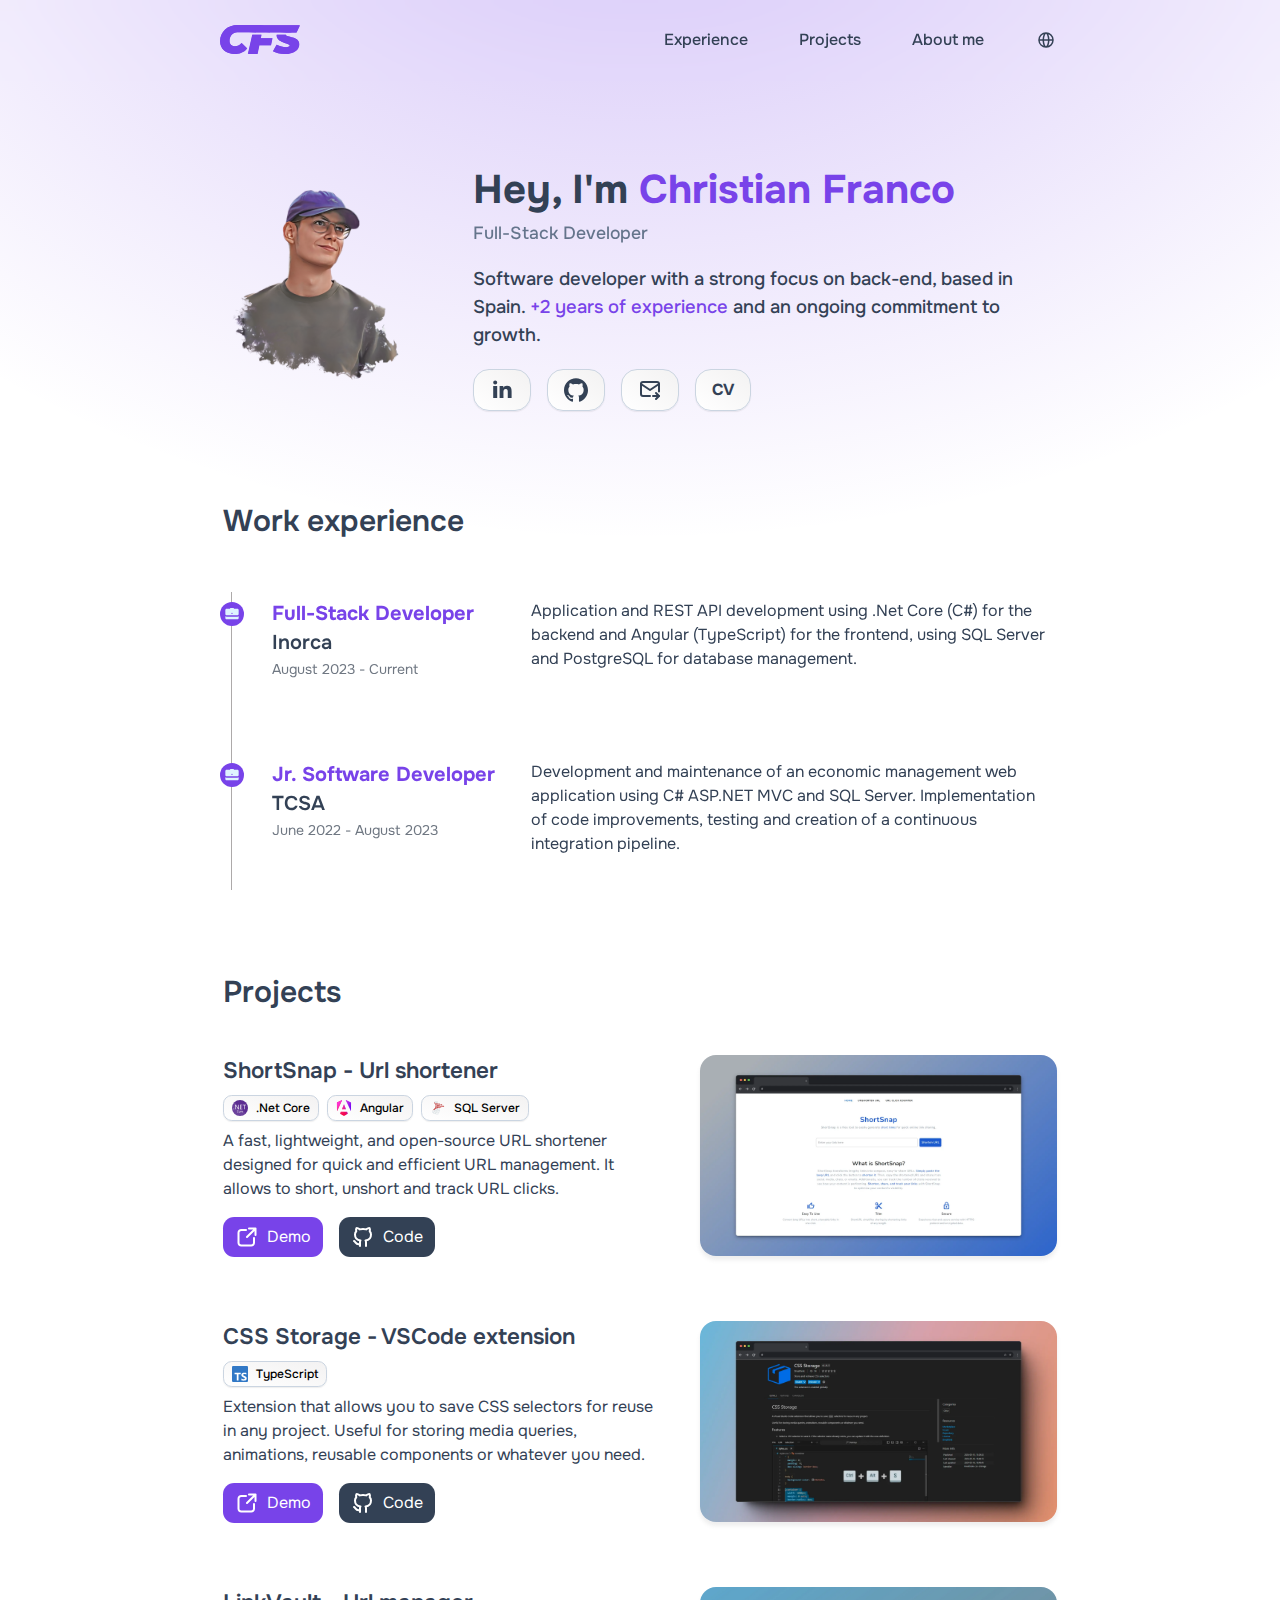
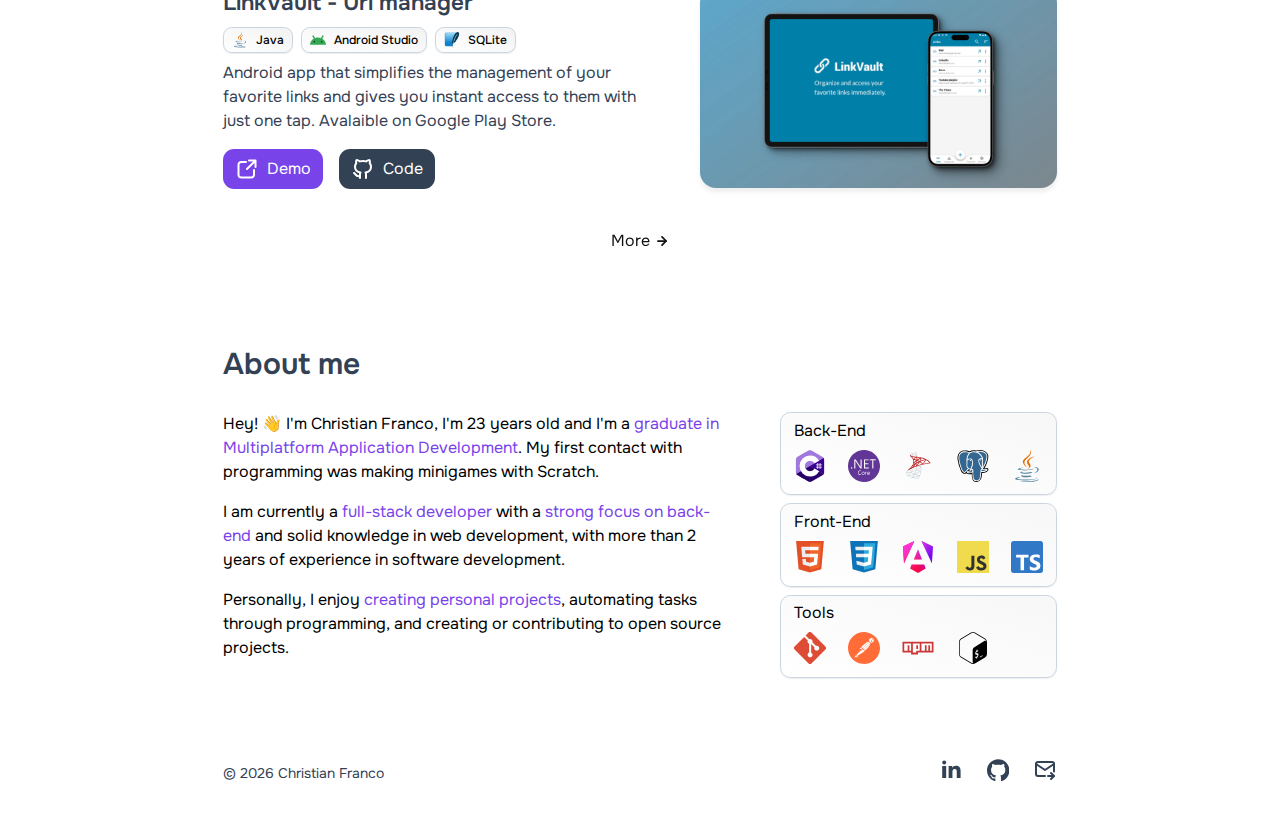
<file: index.html>
<!DOCTYPE html>
<html lang="en">
  <head>
    <meta charset="UTF-8" />
    <meta name="viewport" content="width=device-width, initial-scale=1.0" />
    <link rel="stylesheet" href="styles.css" />
    <script src="script.js"></script>
    <link
      rel="icon"
      href="/assets/svg/logo.svg"
      type="image/x-icon"
      sizes="any"
    />
    <title>Christian Franco</title>
    <meta name="description" content="Full-stack developer based in Spain. +2 years of experience in software development." />
    <meta name="author" content="Christian Franco">
    <meta property="og:title" content="Christian Franco" />
    <meta property="og:description" content="Full-stack developer based in Spain. +2 years of experience in software development." />
    <meta property="og:url" content="https://christianfranco.dev/" />
    <meta property="og:site_name" content="Christian Franco" />
    <meta property="og:image" content="https://christianfranco.dev/assets/img/og-image.png" />
    <meta property="og:type" content="website" />
    <meta name="twitter:image" content="https://christianfranco.dev/assets/img/og-image.png">
  </head>
  <body>
    <div class="background"></div>

    <div id="header" class="header-container">
      <header>
        <div class="logo">
          <img
            src="/assets/svg/logo.svg"
            onclick="scrollToTop()"
            alt="Personal logo"
          />
        </div>
        <nav id="nav">
          <ul>
            <li>
              <a
                href="#experience"
                class="underline pad-bottom"
                onclick="selectMenuItem('experience')"
                >Experience</a
              >
            </li>
            <li>
              <a
                href="#projects"
                class="underline pad-bottom"
                onclick="selectMenuItem('projects')"
                >Projects</a
              >
            </li>
            <li>
              <a
                href="#about-me"
                class="underline pad-bottom"
                onclick="selectMenuItem('about-me')"
                >About me</a
              >
            </li>
            <li class="change-language" onclick="showLanguageMenu()">
              <div class="lang-hover">
                <svg
                  xmlns="http://www.w3.org/2000/svg"
                  viewBox="0 0 16 16"
                  aria-hidden="true"
                  role="presentation"
                  focusable="false"
                >
                  <path
                    d="M8 .25a7.77 7.77 0 0 1 7.75 7.78 7.75 7.75 0 0 1-7.52 7.72h-.25A7.75 7.75 0 0 1 .25 8.24v-.25A7.75 7.75 0 0 1 8 .25zm1.95 8.5h-3.9c.15 2.9 1.17 5.34 1.88 5.5H8c.68 0 1.72-2.37 1.93-5.23zm4.26 0h-2.76c-.09 1.96-.53 3.78-1.18 5.08A6.26 6.26 0 0 0 14.17 9zm-9.67 0H1.8a6.26 6.26 0 0 0 3.94 5.08 12.59 12.59 0 0 1-1.16-4.7l-.03-.38zm1.2-6.58-.12.05a6.26 6.26 0 0 0-3.83 5.03h2.75c.09-1.83.48-3.54 1.06-4.81zm2.25-.42c-.7 0-1.78 2.51-1.94 5.5h3.9c-.15-2.9-1.18-5.34-1.89-5.5h-.07zm2.28.43.03.05a12.95 12.95 0 0 1 1.15 5.02h2.75a6.28 6.28 0 0 0-3.93-5.07z"
                  ></path>
                </svg>
              </div>
              <div id="language-options">
                <a><span class="purple">English</span></a>
                <span class="separator"></span>
                <a href="/es" onclick="changeLanguage('es')"
                  ><span>Spanish</span></a
                >
              </div>
            </li>
          </ul>
        </nav>
        <div class="hamburger-menu">
          <input
            id="menu-toggle"
            type="checkbox"
            onclick="showHideMenu()"
            aria-label="Menu toggle"
          />
          <label class="menu-button" for="menu-toggle">
            <span></span>
          </label>
        </div>
      </header>
    </div>

    <section class="home">
      <div class="home-text">
        <div class="info-image">
          <img src="/assets/img/profile.png" alt="" />
        </div>
        <header class="info">
          <h1 class="info-title">
            Hey, I'm <span class="purple">Christian Franco</span>
          </h1>
          <span class="info-subtitle">Full-Stack Developer</span>
          <h2 class="info-text">
            Software developer with a strong focus on back-end, based in Spain.
            <span class="purple">+2 years of experience</span> and an ongoing
            commitment to growth.
          </h2>
          <ul class="social-media">
            <li>
              <a
                aria-label="LinkedIn profile"
                href="https://www.linkedin.com/in/christian-franco-soto/"
                target="_blank"
              >
                <svg
                  xmlns="http://www.w3.org/2000/svg"
                  x="0px"
                  y="0px"
                  width="30"
                  height="30"
                  fill="#334155"
                  viewBox="0 0 30 30"
                >
                  <path
                    d="M9,25H4V10h5V25z M6.501,8C5.118,8,4,6.879,4,5.499S5.12,3,6.501,3C7.879,3,9,4.121,9,5.499C9,6.879,7.879,8,6.501,8z M27,25h-4.807v-7.3c0-1.741-0.033-3.98-2.499-3.98c-2.503,0-2.888,1.896-2.888,3.854V25H12V9.989h4.614v2.051h0.065 c0.642-1.18,2.211-2.424,4.551-2.424c4.87,0,5.77,3.109,5.77,7.151C27,16.767,27,25,27,25z"
                  ></path>
                </svg>
              </a>
            </li>
            <li>
              <a
                href="https://github.com/c-franco"
                target="_blank"
                aria-label="GitHub profile"
              >
                <svg
                  viewBox="0 0 256 250"
                  width="256"
                  height="250"
                  fill="#334155"
                  xmlns="http://www.w3.org/2000/svg"
                  preserveAspectRatio="xMidYMid"
                >
                  <path
                    d="M128.001 0C57.317 0 0 57.307 0 128.001c0 56.554 36.676 104.535 87.535 121.46 6.397 1.185 8.746-2.777 8.746-6.158 0-3.052-.12-13.135-.174-23.83-35.61 7.742-43.124-15.103-43.124-15.103-5.823-14.795-14.213-18.73-14.213-18.73-11.613-7.944.876-7.78.876-7.78 12.853.902 19.621 13.19 19.621 13.19 11.417 19.568 29.945 13.911 37.249 10.64 1.149-8.272 4.466-13.92 8.127-17.116-28.431-3.236-58.318-14.212-58.318-63.258 0-13.975 5-25.394 13.188-34.358-1.329-3.224-5.71-16.242 1.24-33.874 0 0 10.749-3.44 35.21 13.121 10.21-2.836 21.16-4.258 32.038-4.307 10.878.049 21.837 1.47 32.066 4.307 24.431-16.56 35.165-13.12 35.165-13.12 6.967 17.63 2.584 30.65 1.255 33.873 8.207 8.964 13.173 20.383 13.173 34.358 0 49.163-29.944 59.988-58.447 63.157 4.591 3.972 8.682 11.762 8.682 23.704 0 17.126-.148 30.91-.148 35.126 0 3.407 2.304 7.398 8.792 6.14C219.37 232.5 256 184.537 256 128.002 256 57.307 198.691 0 128.001 0Zm-80.06 182.34c-.282.636-1.283.827-2.194.39-.929-.417-1.45-1.284-1.15-1.922.276-.655 1.279-.838 2.205-.399.93.418 1.46 1.293 1.139 1.931Zm6.296 5.618c-.61.566-1.804.303-2.614-.591-.837-.892-.994-2.086-.375-2.66.63-.566 1.787-.301 2.626.591.838.903 1 2.088.363 2.66Zm4.32 7.188c-.785.545-2.067.034-2.86-1.104-.784-1.138-.784-2.503.017-3.05.795-.547 2.058-.055 2.861 1.075.782 1.157.782 2.522-.019 3.08Zm7.304 8.325c-.701.774-2.196.566-3.29-.49-1.119-1.032-1.43-2.496-.726-3.27.71-.776 2.213-.558 3.315.49 1.11 1.03 1.45 2.505.701 3.27Zm9.442 2.81c-.31 1.003-1.75 1.459-3.199 1.033-1.448-.439-2.395-1.613-2.103-2.626.301-1.01 1.747-1.484 3.207-1.028 1.446.436 2.396 1.602 2.095 2.622Zm10.744 1.193c.036 1.055-1.193 1.93-2.715 1.95-1.53.034-2.769-.82-2.786-1.86 0-1.065 1.202-1.932 2.733-1.958 1.522-.03 2.768.818 2.768 1.868Zm10.555-.405c.182 1.03-.875 2.088-2.387 2.37-1.485.271-2.861-.365-3.05-1.386-.184-1.056.893-2.114 2.376-2.387 1.514-.263 2.868.356 3.061 1.403Z"
                  />
                </svg>
              </a>
            </li>
            <li>
              <a
                href="mailto:christianfrancosoto@gmail.com"
                target="_blank"
                aria-label="Mail me"
              >
                <svg
                  class="size-4"
                  xmlns="http://www.w3.org/2000/svg"
                  width="24"
                  height="24"
                  viewBox="0 0 24 24"
                  stroke-width="2"
                  stroke="#334155"
                  fill="none"
                  stroke-linecap="round"
                  stroke-linejoin="round"
                >
                  <path stroke="none" d="M0 0h24v24H0z" fill="none"></path>
                  <path
                    d="M12 18h-7a2 2 0 0 1 -2 -2v-10a2 2 0 0 1 2 -2h14a2 2 0 0 1 2 2v7.5"
                  ></path>
                  <path d="M3 6l9 6l9 -6"></path>
                  <path d="M15 18h6"></path>
                  <path d="M18 15l3 3l-3 3"></path>
                </svg>
              </a>
            </li>
            <li class="cv">
              <a href="/assets/files/CV.pdf" target="_blank">CV</a>
            </li>
          </ul>
        </header>
      </div>
    </section>

    <section id="experience" class="experience section">
      <h2 class="experience-title title">Work experience</h2>
      <article class="experience-container">
        <ul class="experience-list">
          <li>
            <span class="experience-icon">
              <svg
                xmlns="http://www.w3.org/2000/svg"
                x="0px"
                y="0px"
                width="24"
                height="24"
                viewBox="0 0 24 24"
                fill="rgb(222 243 255)"
              >
                <path
                  d="M 10 3 A 1.0001 1.0001 0 0 0 8.9863281 4 L 4 4 C 2.895 4 2 4.895 2 6 L 2 12 C 2 13.103 2.897 14 4 14 L 20 14 C 21.103 14 22 13.103 22 12 L 22 6 C 22 4.895 21.105 4 20 4 L 15.013672 4 A 1.0001 1.0001 0 0 0 14 3 L 10 3 z M 12 10 C 12.552 10 13 10.448 13 11 C 13 11.552 12.552 12 12 12 C 11.448 12 11 11.552 11 11 C 11 10.448 11.448 10 12 10 z M 2 15.443359 L 2 18 C 2 19.105 2.895 20 4 20 L 20 20 C 21.105 20 22 19.105 22 18 L 22 15.443359 C 21.409 15.787359 20.732 16 20 16 L 4 16 C 3.268 16 2.591 15.787359 2 15.443359 z"
                ></path>
              </svg>
            </span>
            <div class="experience-info">
              <div class="left-info">
                <div class="left-container">
                  <h3>Full-Stack Developer</h3>
                  <h4>Inorca</h4>
                  <span class="time">August 2023 - Current</span>
                </div>
              </div>
              <div class="right-info">
                Application and REST API development using .Net Core (C#) for
                the backend and Angular (TypeScript) for the frontend, using SQL
                Server and PostgreSQL for database management.
              </div>
            </div>
          </li>
          <li>
            <span class="experience-icon">
              <svg
                xmlns="http://www.w3.org/2000/svg"
                x="0px"
                y="0px"
                width="24"
                height="24"
                viewBox="0 0 24 24"
                fill="rgb(222 243 255)"
              >
                <path
                  d="M 10 3 A 1.0001 1.0001 0 0 0 8.9863281 4 L 4 4 C 2.895 4 2 4.895 2 6 L 2 12 C 2 13.103 2.897 14 4 14 L 20 14 C 21.103 14 22 13.103 22 12 L 22 6 C 22 4.895 21.105 4 20 4 L 15.013672 4 A 1.0001 1.0001 0 0 0 14 3 L 10 3 z M 12 10 C 12.552 10 13 10.448 13 11 C 13 11.552 12.552 12 12 12 C 11.448 12 11 11.552 11 11 C 11 10.448 11.448 10 12 10 z M 2 15.443359 L 2 18 C 2 19.105 2.895 20 4 20 L 20 20 C 21.105 20 22 19.105 22 18 L 22 15.443359 C 21.409 15.787359 20.732 16 20 16 L 4 16 C 3.268 16 2.591 15.787359 2 15.443359 z"
                ></path>
              </svg>
            </span>
            <div class="experience-info">
              <div class="left-info">
                <div class="left-container">
                  <h3>Jr. Software Developer</h3>
                  <h4>TCSA</h4>
                  <span class="time">June 2022 - August 2023</span>
                </div>
              </div>
              <div class="right-info">
                Development and maintenance of an economic management web
                application using C# ASP.NET MVC and SQL Server. Implementation
                of code improvements, testing and creation of a continuous
                integration pipeline.
              </div>
            </div>
          </li>
        </ul>
      </article>
    </section>

    <section id="projects" class="projects section">
      <h2 class="projects-title title">Projects</h2>
      <div class="project-list">
        <article class="project">
          <div class="project-info project-info-right">
            <h3 class="project-title">ShortSnap - Url shortener</h3>
            <div class="project-container">
              <ul class="project-stack">
                <li>
                  <span class="netcore">
                    <svg
                      id="Layer_1"
                      xmlns="http://www.w3.org/2000/svg"
                      viewBox="0 0 64 64"
                    >
                      <defs>
                        <style>
                          .cls-1 {
                            fill: #5c2d91;
                          }
                          .cls-2,
                          .cls-3 {
                            fill: #fff;
                          }
                          .cls-2 {
                            opacity: 0.1;
                          }
                          .cls-4 {
                            fill: #f2f2f2;
                          }
                        </style>
                      </defs>
                      <title>logo_NETcore</title>
                      <circle class="cls-1" cx="32" cy="32" r="32" />
                      <path class="cls-2" d="M9.82,9A32,32,0,1,0,55,54.18Z" />
                      <path
                        class="cls-3"
                        d="M7.4,37.25a1.35,1.35,0,0,1-1-.42,1.38,1.38,0,0,1-.41-1,1.4,1.4,0,0,1,.41-1,1.34,1.34,0,0,1,1-.43,1.37,1.37,0,0,1,1,.43,1.39,1.39,0,0,1,.42,1,1.37,1.37,0,0,1-.42,1A1.38,1.38,0,0,1,7.4,37.25Z"
                      />
                      <path
                        class="cls-3"
                        d="M27.27,37H24.65L15.28,22.46a6,6,0,0,1-.58-1.14h-.08a18.72,18.72,0,0,1,.1,2.5V37H12.59V18.77h2.77l9.12,14.28q.57.89.74,1.22h.05a19.28,19.28,0,0,1-.13-2.68V18.77h2.13Z"
                      />
                      <path
                        class="cls-3"
                        d="M41.69,37H32V18.77h9.24V20.7H34.18v6.06h6.58v1.92H34.18V35h7.52Z"
                      />
                      <path
                        class="cls-3"
                        d="M56,20.7H50.7V37H48.57V20.7H43.33V18.77H56Z"
                      />
                      <path
                        class="cls-4"
                        d="M26.12,49.4a4.93,4.93,0,0,1-2.32.49,3.74,3.74,0,0,1-2.87-1.15,4.26,4.26,0,0,1-1.08-3,4.46,4.46,0,0,1,1.21-3.26,4.12,4.12,0,0,1,3.08-1.24,4.93,4.93,0,0,1,2,.35v1a4,4,0,0,0-2-.5,3.06,3.06,0,0,0-2.35,1,3.64,3.64,0,0,0-.9,2.58,3.47,3.47,0,0,0,.84,2.45,2.86,2.86,0,0,0,2.21.91,4.14,4.14,0,0,0,2.19-.56Z"
                      />
                      <path
                        class="cls-4"
                        d="M30.21,49.89A2.78,2.78,0,0,1,28.08,49a3.11,3.11,0,0,1-.79-2.23,3.24,3.24,0,0,1,.83-2.36,3,3,0,0,1,2.23-.85,2.69,2.69,0,0,1,2.09.83,3.28,3.28,0,0,1,.75,2.29,3.22,3.22,0,0,1-.81,2.3A2.84,2.84,0,0,1,30.21,49.89Zm.07-5.47a1.83,1.83,0,0,0-1.46.63,2.59,2.59,0,0,0-.54,1.74,2.45,2.45,0,0,0,.54,1.68,1.85,1.85,0,0,0,1.46.62,1.76,1.76,0,0,0,1.43-.6,2.62,2.62,0,0,0,.5-1.72,2.66,2.66,0,0,0-.5-1.73A1.75,1.75,0,0,0,30.28,44.42Z"
                      />
                      <path
                        class="cls-4"
                        d="M37.86,44.72a1.18,1.18,0,0,0-.73-.19,1.23,1.23,0,0,0-1,.58,2.68,2.68,0,0,0-.41,1.58v3.06h-1v-6h1V45h0a2.1,2.1,0,0,1,.63-1,1.43,1.43,0,0,1,.94-.35,1.57,1.57,0,0,1,.57.08Z"
                      />
                      <path
                        class="cls-4"
                        d="M43.72,47H39.49A2.24,2.24,0,0,0,40,48.54a1.86,1.86,0,0,0,1.42.54,3,3,0,0,0,1.86-.67v.9a3.48,3.48,0,0,1-2.09.57,2.54,2.54,0,0,1-2-.82,3.35,3.35,0,0,1-.73-2.3,3.28,3.28,0,0,1,.79-2.28,2.55,2.55,0,0,1,2-.88,2.26,2.26,0,0,1,1.82.76,3.18,3.18,0,0,1,.64,2.12Zm-1-.81a2,2,0,0,0-.4-1.29,1.37,1.37,0,0,0-1.1-.46,1.55,1.55,0,0,0-1.15.49,2.21,2.21,0,0,0-.59,1.27Z"
                      />
                    </svg>
                    .Net Core
                  </span>
                </li>
                <li>
                  <span class="angular">
                    <svg
                      xmlns="http://www.w3.org/2000/svg"
                      fill="none"
                      viewBox="0 0 242 256"
                    >
                      <g clip-path="url(#a)">
                        <mask
                          id="b"
                          width="242"
                          height="256"
                          x="0"
                          y="0"
                          maskUnits="userSpaceOnUse"
                          style="mask-type: luminance"
                        >
                          <path fill="#fff" d="M0 0h242v256H0V0Z" />
                        </mask>
                        <g mask="url(#b)">
                          <path
                            fill="url(#c)"
                            d="m241 43-9 136L149 0l92 43Zm-58 176-62 36-63-36 12-31h101l12 31ZM121 68l32 80H88l33-80ZM9 179 0 43 92 0 9 179Z"
                          />
                          <path
                            fill="url(#d)"
                            d="m241 43-9 136L149 0l92 43Zm-58 176-62 36-63-36 12-31h101l12 31ZM121 68l32 80H88l33-80ZM9 179 0 43 92 0 9 179Z"
                          />
                        </g>
                      </g>
                      <defs>
                        <linearGradient
                          id="c"
                          x1="53.2"
                          x2="245"
                          y1="231.9"
                          y2="140.7"
                          gradientUnits="userSpaceOnUse"
                        >
                          <stop stop-color="#E40035" />
                          <stop offset=".2" stop-color="#F60A48" />
                          <stop offset=".4" stop-color="#F20755" />
                          <stop offset=".5" stop-color="#DC087D" />
                          <stop offset=".7" stop-color="#9717E7" />
                          <stop offset="1" stop-color="#6C00F5" />
                        </linearGradient>
                        <linearGradient
                          id="d"
                          x1="44.5"
                          x2="170"
                          y1="30.7"
                          y2="174"
                          gradientUnits="userSpaceOnUse"
                        >
                          <stop stop-color="#FF31D9" />
                          <stop
                            offset="1"
                            stop-color="#FF5BE1"
                            stop-opacity="0"
                          />
                        </linearGradient>
                        <clipPath id="a">
                          <path fill="#fff" d="M0 0h242v256H0z" />
                        </clipPath>
                      </defs>
                    </svg>
                    Angular
                  </span>
                </li>
                <li>
                  <span class="sqlserver">
                    <svg
                      viewBox="0 0 48 48"
                      xmlns="http://www.w3.org/2000/svg"
                      width="48"
                      height="48"
                    >
                      <path
                        fill="#cfd8dc"
                        d="M23.084 11.277c-1.633-2.449-1.986-5.722-2.063-7.067-4.148.897-8.269 2.506-8.031 3.691.03.149.218.328.53.502l-.488.873c-.596-.334-.931-.719-1.022-1.179-.269-1.341 1.25-2.554 4.642-3.709a42.152 42.152 0 0 1 4.751-1.279l.597-.12V3.6c0 .042.026 4.288 1.916 7.123l-.832.554zM24.751 43H24.5c-8.192 0-17.309-2.573-18.386-6.879-.657-2.63 1.492-5.536 6.214-8.401l.52.854c-4.249 2.579-6.296 5.172-5.763 7.305.935 3.738 9.575 6.068 17.153 6.12.901-1.347 5.742-9.26 2.979-19.873l.967-.252c3.149 12.092-3.218 20.837-3.282 20.924l-.151.202z"
                      />
                      <path
                        fill="#cfd8dc"
                        d="M9.931 39.306c-.539 0-.806-.059-.85-.07a.498.498 0 0 1-.233-.84c.072-.072 7.197-7.208 8.159-12.978l.986.164c-.827 4.964-5.715 10.623-7.656 12.707 1.939-.111 6.835-1.019 16.234-6.28-7.335-.804-8.495-6.676-8.507-6.739l.983-.181c.047.246 1.226 6.011 9.244 6.011h.008a.5.5 0 0 1 .251.933c-11.235 6.509-16.683 7.272-18.619 7.273z"
                      />
                      <path
                        fill="#cfd8dc"
                        d="M14.524 41.7a.499.499 0 0 1-.291-.907c.034-.025 1.813-1.338 3.706-4.228a19.896 19.896 0 0 1-2.196-1.137c-.888-.533-1.559-1.105-2.06-1.691-2.57.678-4.942.946-7.025.769l.084-.996c1.876.159 4.009-.063 6.321-.64-1.573-2.688-.129-5.356-.109-5.392l.874.487c-.067.122-1.265 2.37.249 4.633 2.201-.632 4.549-1.567 6.979-2.782a32.189 32.189 0 0 0 1.225-6.276.501.501 0 0 1 .706-.406c.032.015 3.264 1.491 5.604 2.454a.5.5 0 0 1 .091.876 62.494 62.494 0 0 1-6.778 4.042 27.19 27.19 0 0 1-2.459 5.591c3.702 1.383 6.915 1.404 6.956 1.404a.5.5 0 0 1 .243.938c-4.54 2.522-11.767 3.232-12.072 3.261h-.048zm4.385-4.733c-1.04 1.614-2.062 2.773-2.826 3.53 1.998-.294 5.501-.938 8.408-2.139a23.733 23.733 0 0 1-5.582-1.391zm-4.142-3.536c.393.392.883.775 1.49 1.14.736.442 1.483.817 2.22 1.135a26.116 26.116 0 0 0 2.142-4.568c-2.021.962-3.983 1.73-5.852 2.293zm8.435-9.102a33.95 33.95 0 0 1-.913 4.85 62.45 62.45 0 0 0 5.062-3.026 207.1 207.1 0 0 1-4.149-1.824zM17.924 10.6a.504.504 0 0 1-.325-.12c-1.61-1.378-3.505-4.182-3.585-4.301a.5.5 0 0 1 .654-.718c.011.003.938.385 7.217 1.431a.499.499 0 0 1 .29.828c-1.758 1.953-3.979 2.813-4.073 2.848a.527.527 0 0 1-.178.032zm-2.277-3.854c.631.849 1.54 1.996 2.372 2.769a11.186 11.186 0 0 0 2.744-1.798c-2.583-.441-4.159-.755-5.116-.971z"
                      />
                      <path
                        fill="#b71c1c"
                        d="M21.843 24.4a.5.5 0 0 1-.497-.552c.292-2.749-3.926-3.852-3.969-3.862a.5.5 0 0 1-.23-.838c.207-.207 5.139-5.098 11.327-7.784a.5.5 0 0 1 .689.559c-1.186 5.744-6.71 12.044-6.944 12.309a.51.51 0 0 1-.376.168zm-3.388-5.115c1.184.445 3.258 1.475 3.783 3.356 1.449-1.808 4.542-5.973 5.697-9.934-4.387 2.11-8.081 5.292-9.48 6.578z"
                      />
                      <path
                        fill="#b71c1c"
                        d="m13.079 28.36-.475-.88c1.883-1.015 4.04-2.883 5.807-5.054-1.504 1.03-2.365 1.735-2.392 1.758l-.639-.77c.039-.032 1.764-1.447 4.631-3.22.787-1.266 1.392-2.568 1.703-3.816.053-.212.099-.417.136-.615-1.925-.687-3.701-1.094-4.921-1.269a.5.5 0 0 1-.297-.835c.085-.092 2.116-2.268 4.654-3.463a.5.5 0 0 1 .581.114c.067.073 1.44 1.615 1.091 4.805 1.155.45 2.345.997 3.491 1.648 2.759-1.24 5.892-2.356 9.229-3.03a.51.51 0 0 1 .481.168c.117.14.149.333.083.503-1.3 3.332-4.786 6.891-4.934 7.041a.503.503 0 0 1-.748-.04c-1.12-1.408-2.584-2.574-4.163-3.523a55.136 55.136 0 0 0-5.684 3.049c-2.02 3.153-5.069 6.048-7.634 7.429zm14.413-10.964c1.29.832 2.491 1.81 3.484 2.948.828-.898 2.815-3.168 3.942-5.422-2.65.61-5.158 1.493-7.426 2.474zm-4.693-1.274c-.033.163-.071.33-.113.5-.21.839-.544 1.701-.972 2.561a56.183 56.183 0 0 1 3.618-1.898 25.476 25.476 0 0 0-2.533-1.163zm-4.751-2.45c1.111.218 2.48.574 3.941 1.086.152-1.843-.346-2.972-.647-3.472-1.376.718-2.581 1.728-3.294 2.386z"
                      />
                      <path
                        fill="#b71c1c"
                        d="M18.05 18.5c0 4.38-3.65 7.86-6.28 10.4-.44.43-1.93.5-1.93.5.37-.38.79-.78 1.24-1.21 2.5-2.42 5.97-5.73 5.97-9.69 0-4.69-1.89-6.54-3.38-8.02-.66-.67-1.22-1.31-1.56-2.09l.31-.13c.34.15.73.32 1.03.45.24.35.56.69.93 1.06 1.53 1.53 3.67 3.63 3.67 8.73z"
                      />
                      <path
                        fill="#b71c1c"
                        d="M42.935 19.794s-.605.086-.775.106c-8.76.97-17.8 3.49-22.97 5.56-1.87.75-3.81 1.66-5.58 2.68-.01.01-.02.01-.04.02-1.04.6-3.57 1.84-5.62 2.93 3-3.19 8.62-5.65 10.86-6.55 5.07-2.03 13.78-4.48 22.35-5.53-1.01-1.18-3.48-3.68-8.34-5.54-2.84-1.1-7.16-1.72-10.97-2.27-6.06-.87-9.51-1.45-9.84-3.1-.07-.33-.02-.66.13-.98.33.54.8.92 1.11 1.14.15.1.26.16.3.18l.01.01c1.42.75 5.25 1.3 8.44 1.76 3.86.56 8.23 1.19 11.18 2.32 6.87 2.65 9.24 6.44 9.34 6.6.09.15.415.664.415.664z"
                      />
                    </svg>
                    SQL Server
                  </span>
                </li>
              </ul>
              <div class="project-text">
                A fast, lightweight, and open-source URL shortener designed for
                quick and efficient URL management. It allows to short, unshort
                and track URL clicks.
              </div>
              <footer class="project-buttons">
                <a
                  class="preview"
                  href="https://shortsnap.vercel.app/"
                  target="_blank"
                >
                  <svg
                    xmlns="http://www.w3.org/2000/svg"
                    x="0px"
                    y="0px"
                    width="24"
                    height="24"
                    viewBox="0 0 48 48"
                    fill="white"
                  >
                    <path
                      d="M 40.960938 4.9804688 A 2.0002 2.0002 0 0 0 40.740234 5 L 28 5 A 2.0002 2.0002 0 1 0 28 9 L 36.171875 9 L 22.585938 22.585938 A 2.0002 2.0002 0 1 0 25.414062 25.414062 L 39 11.828125 L 39 20 A 2.0002 2.0002 0 1 0 43 20 L 43 7.2460938 A 2.0002 2.0002 0 0 0 40.960938 4.9804688 z M 12.5 8 C 8.3826878 8 5 11.382688 5 15.5 L 5 35.5 C 5 39.617312 8.3826878 43 12.5 43 L 32.5 43 C 36.617312 43 40 39.617312 40 35.5 L 40 26 A 2.0002 2.0002 0 1 0 36 26 L 36 35.5 C 36 37.446688 34.446688 39 32.5 39 L 12.5 39 C 10.553312 39 9 37.446688 9 35.5 L 9 15.5 C 9 13.553312 10.553312 12 12.5 12 L 22 12 A 2.0002 2.0002 0 1 0 22 8 L 12.5 8 z"
                    ></path>
                  </svg>
                  Demo
                </a>
                <a
                  class="code"
                  href="https://github.com/c-franco/shortsnap"
                  target="_blank"
                >
                  <svg
                    class="size-6"
                    xmlns="http://www.w3.org/2000/svg"
                    width="24"
                    height="24"
                    viewBox="0 0 24 24"
                    stroke-width="2"
                    stroke="currentColor"
                    fill="none"
                    stroke-linecap="round"
                    stroke-linejoin="round"
                  >
                    <path stroke="none" d="M0 0h24v24H0z" fill="none"></path>
                    <path
                      d="M9 19c-4.3 1.4 -4.3 -2.5 -6 -3m12 5v-3.5c0 -1 .1 -1.4 -.5 -2c2.8 -.3 5.5 -1.4 5.5 -6a4.6 4.6 0 0 0 -1.3 -3.2a4.2 4.2 0 0 0 -.1 -3.2s-1.1 -.3 -3.5 1.3a12.3 12.3 0 0 0 -6.2 0c-2.4 -1.6 -3.5 -1.3 -3.5 -1.3a4.2 4.2 0 0 0 -.1 3.2a4.6 4.6 0 0 0 -1.3 3.2c0 4.6 2.7 5.7 5.5 6c-.6 .6 -.6 1.2 -.5 2v3.5"
                    ></path>
                  </svg>
                  Code
                </a>
              </footer>
            </div>
          </div>
          <div class="project-img">
            <div class="img-border">
              <img src="/assets/img/shortsnap.webp" alt="App image" />
            </div>
          </div>
        </article>

        <article class="project">
          <div class="project-info project-info-right">
            <h3 class="project-title">CSS Storage - VSCode extension</h3>
            <div class="project-container">
              <ul class="project-stack">
                <li>
                  <span>
                    <svg
                      viewBox="0 0 256 256"
                      width="256"
                      height="256"
                      xmlns="http://www.w3.org/2000/svg"
                      preserveAspectRatio="xMidYMid"
                    >
                      <path
                        d="M20 0h216c11.046 0 20 8.954 20 20v216c0 11.046-8.954 20-20 20H20c-11.046 0-20-8.954-20-20V20C0 8.954 8.954 0 20 0Z"
                        fill="#3178C6"
                      />
                      <path
                        d="M150.518 200.475v27.62c4.492 2.302 9.805 4.028 15.938 5.179 6.133 1.151 12.597 1.726 19.393 1.726 6.622 0 12.914-.633 18.874-1.899 5.96-1.266 11.187-3.352 15.678-6.257 4.492-2.906 8.048-6.704 10.669-11.394 2.62-4.689 3.93-10.486 3.93-17.391 0-5.006-.749-9.394-2.246-13.163a30.748 30.748 0 0 0-6.479-10.055c-2.821-2.935-6.205-5.567-10.149-7.898-3.945-2.33-8.394-4.531-13.347-6.602-3.628-1.497-6.881-2.949-9.761-4.359-2.879-1.41-5.327-2.848-7.342-4.316-2.016-1.467-3.571-3.021-4.665-4.661-1.094-1.64-1.641-3.495-1.641-5.567 0-1.899.489-3.61 1.468-5.135s2.362-2.834 4.147-3.927c1.785-1.094 3.973-1.942 6.565-2.547 2.591-.604 5.471-.906 8.638-.906 2.304 0 4.737.173 7.299.518 2.563.345 5.14.877 7.732 1.597a53.669 53.669 0 0 1 7.558 2.719 41.7 41.7 0 0 1 6.781 3.797v-25.807c-4.204-1.611-8.797-2.805-13.778-3.582-4.981-.777-10.697-1.165-17.147-1.165-6.565 0-12.784.705-18.658 2.115-5.874 1.409-11.043 3.61-15.506 6.602-4.463 2.993-7.99 6.805-10.582 11.437-2.591 4.632-3.887 10.17-3.887 16.615 0 8.228 2.375 15.248 7.127 21.06 4.751 5.811 11.963 10.731 21.638 14.759a291.458 291.458 0 0 1 10.625 4.575c3.283 1.496 6.119 3.049 8.509 4.66 2.39 1.611 4.276 3.366 5.658 5.265 1.382 1.899 2.073 4.057 2.073 6.474a9.901 9.901 0 0 1-1.296 4.963c-.863 1.524-2.174 2.848-3.93 3.97-1.756 1.122-3.945 1.999-6.565 2.632-2.62.633-5.687.95-9.2.95-5.989 0-11.92-1.05-17.794-3.151-5.875-2.1-11.317-5.25-16.327-9.451Zm-46.036-68.733H140V109H41v22.742h35.345V233h28.137V131.742Z"
                        fill="#FFF"
                      />
                    </svg>
                    TypeScript
                  </span>
                </li>
              </ul>
              <div class="project-text">
                Extension that allows you to save CSS selectors for reuse in any
                project. Useful for storing media queries, animations, reusable
                components or whatever you need.
              </div>
              <footer class="project-buttons">
                <a
                  class="preview"
                  href="https://marketplace.visualstudio.com/items?itemName=Breathink.css-storage"
                  target="_blank"
                >
                  <svg
                    xmlns="http://www.w3.org/2000/svg"
                    x="0px"
                    y="0px"
                    width="24"
                    height="24"
                    viewBox="0 0 48 48"
                    fill="white"
                  >
                    <path
                      d="M 40.960938 4.9804688 A 2.0002 2.0002 0 0 0 40.740234 5 L 28 5 A 2.0002 2.0002 0 1 0 28 9 L 36.171875 9 L 22.585938 22.585938 A 2.0002 2.0002 0 1 0 25.414062 25.414062 L 39 11.828125 L 39 20 A 2.0002 2.0002 0 1 0 43 20 L 43 7.2460938 A 2.0002 2.0002 0 0 0 40.960938 4.9804688 z M 12.5 8 C 8.3826878 8 5 11.382688 5 15.5 L 5 35.5 C 5 39.617312 8.3826878 43 12.5 43 L 32.5 43 C 36.617312 43 40 39.617312 40 35.5 L 40 26 A 2.0002 2.0002 0 1 0 36 26 L 36 35.5 C 36 37.446688 34.446688 39 32.5 39 L 12.5 39 C 10.553312 39 9 37.446688 9 35.5 L 9 15.5 C 9 13.553312 10.553312 12 12.5 12 L 22 12 A 2.0002 2.0002 0 1 0 22 8 L 12.5 8 z"
                    ></path>
                  </svg>
                  Demo
                </a>
                <a
                  class="code"
                  href="https://github.com/c-franco/css-storage-extension"
                  target="_blank"
                >
                  <svg
                    class="size-6"
                    xmlns="http://www.w3.org/2000/svg"
                    width="24"
                    height="24"
                    viewBox="0 0 24 24"
                    stroke-width="2"
                    stroke="currentColor"
                    fill="none"
                    stroke-linecap="round"
                    stroke-linejoin="round"
                  >
                    <path stroke="none" d="M0 0h24v24H0z" fill="none"></path>
                    <path
                      d="M9 19c-4.3 1.4 -4.3 -2.5 -6 -3m12 5v-3.5c0 -1 .1 -1.4 -.5 -2c2.8 -.3 5.5 -1.4 5.5 -6a4.6 4.6 0 0 0 -1.3 -3.2a4.2 4.2 0 0 0 -.1 -3.2s-1.1 -.3 -3.5 1.3a12.3 12.3 0 0 0 -6.2 0c-2.4 -1.6 -3.5 -1.3 -3.5 -1.3a4.2 4.2 0 0 0 -.1 3.2a4.6 4.6 0 0 0 -1.3 3.2c0 4.6 2.7 5.7 5.5 6c-.6 .6 -.6 1.2 -.5 2v3.5"
                    ></path>
                  </svg>
                  Code
                </a>
              </footer>
            </div>
          </div>
          <div class="project-img">
            <div class="img-border">
              <img src="/assets/img/css-storage.webp" alt="" />
            </div>
          </div>
        </article>

        <article class="project">
          <div class="project-info project-info-right">
            <h3 class="project-title">LinkVault - Url manager</h3>
            <div class="project-container">
              <ul class="project-stack">
                <li>
                  <span>
                    <svg
                      xmlns="http://www.w3.org/2000/svg"
                      preserveAspectRatio="xMidYMid"
                      viewBox="0 0 256 346"
                    >
                      <path
                        d="M83 267s-14 8 9 11c27 3 41 2 71-3 0 0 8 5 19 9-67 29-153-2-99-17M74 230s-15 11 8 13c29 3 52 3 92-4 0 0 6 5 15 8-82 24-173 2-115-17"
                        fill="#5382A1"
                      />
                      <path
                        d="M144 166c17 19-4 36-4 36s42-22 22-49c-18-26-32-38 44-82 0 0-119 29-62 95"
                        fill="#E76F00"
                      />
                      <path
                        d="M233 295s10 8-10 15c-39 12-163 15-197 0-12-5 11-13 18-14l12-2c-14-9-89 19-38 28 138 22 251-10 215-27M89 190s-63 15-22 21c17 2 51 2 83-1 26-2 52-7 52-7l-16 9c-64 16-187 8-151-9 30-14 54-13 54-13M202 253c64-33 34-66 13-61l-7 2s2-3 6-5c41-14 73 43-14 66l2-2"
                        fill="#5382A1"
                      />
                      <path
                        d="M162 0s36 36-34 91c-56 45-12 70 0 99-32-30-56-56-40-80 23-35 89-53 74-110"
                        fill="#E76F00"
                      />
                      <path
                        d="M95 345c62 4 158-3 160-32 0 0-4 11-51 20-53 10-119 9-158 2 0 0 8 7 49 10"
                        fill="#5382A1"
                      />
                    </svg>
                    Java
                  </span>
                </li>
                <li>
                  <span>
                    <svg
                      xmlns="http://www.w3.org/2000/svg"
                      width="256"
                      height="150"
                      preserveAspectRatio="xMidYMid"
                      viewBox="0 0 256 150"
                    >
                      <path
                        fill="#34A853"
                        d="M255.285 143.47c-.084-.524-.164-1.042-.251-1.56a128.119 128.119 0 0 0-12.794-38.288 128.778 128.778 0 0 0-23.45-31.86 129.166 129.166 0 0 0-22.713-18.005c.049-.08.09-.168.14-.25 2.582-4.461 5.172-8.917 7.755-13.38l7.576-13.068c1.818-3.126 3.632-6.26 5.438-9.386a11.776 11.776 0 0 0 .662-10.484 11.668 11.668 0 0 0-4.823-5.536 11.85 11.85 0 0 0-5.004-1.61 11.963 11.963 0 0 0-2.218.018 11.738 11.738 0 0 0-8.968 5.798c-1.814 3.127-3.628 6.26-5.438 9.386l-7.576 13.069c-2.583 4.462-5.173 8.918-7.755 13.38-.282.487-.567.973-.848 1.467-.392-.157-.78-.313-1.172-.462-14.24-5.43-29.688-8.4-45.836-8.4-.442 0-.879 0-1.324.006-14.357.143-28.152 2.64-41.022 7.12a119.434 119.434 0 0 0-4.42 1.642c-.262-.455-.532-.911-.79-1.367-2.583-4.462-5.173-8.918-7.755-13.38L65.123 15.25c-1.818-3.126-3.632-6.259-5.439-9.386A11.736 11.736 0 0 0 48.5.048 11.71 11.71 0 0 0 43.49 1.66a11.716 11.716 0 0 0-4.077 4.063c-.281.474-.532.967-.742 1.473a11.808 11.808 0 0 0-.365 8.188c.259.786.594 1.554 1.023 2.296a3973.32 3973.32 0 0 1 5.439 9.386c2.53 4.357 5.054 8.713 7.58 13.069 2.582 4.462 5.168 8.918 7.75 13.38.02.038.046.075.065.112A129.184 129.184 0 0 0 45.32 64.38a129.693 129.693 0 0 0-22.2 24.015 127.737 127.737 0 0 0-9.34 15.24 128.238 128.238 0 0 0-10.843 28.764 130.743 130.743 0 0 0-1.951 9.524c-.087.518-.167 1.042-.247 1.56A124.978 124.978 0 0 0 0 149.118h256c-.205-1.891-.449-3.77-.734-5.636l.019-.012Z"
                      />
                      <path
                        fill="#202124"
                        d="M194.59 113.712c5.122-3.41 5.867-11.3 1.661-17.62-4.203-6.323-11.763-8.682-16.883-5.273-5.122 3.41-5.868 11.3-1.662 17.621 4.203 6.322 11.764 8.682 16.883 5.272ZM78.518 108.462c4.206-6.321 3.46-14.21-1.662-17.62-5.123-3.41-12.68-1.05-16.886 5.27-4.203 6.323-3.458 14.212 1.662 17.622 5.122 3.41 12.683 1.05 16.886-5.272Z"
                      />
                    </svg>
                    Android Studio
                  </span>
                </li>
                <li>
                  <span>
                    <svg xmlns="http://www.w3.org/2000/svg" width="64" height="64" viewBox="0 0 6.554 6.555" preserveAspectRatio="xMidYMid"><defs><linearGradient x1="2.983" y1=".53" x2="2.983" y2="4.744" id="A" gradientUnits="userSpaceOnUse"><stop stop-color="#97d9f6" offset="0%"/><stop stop-color="#0f80cc" offset="92.024%"/><stop stop-color="#0f80cc" offset="100%"/></linearGradient></defs><path d="M4.96.29H.847c-.276 0-.5.226-.5.5v4.536c0 .276.226.5.5.5h2.71c-.03-1.348.43-3.964 1.404-5.54z" fill="#0f80cc"/><path d="M4.81.437H.847c-.196 0-.355.16-.355.355v4.205c.898-.345 2.245-.642 3.177-.628A28.93 28.93 0 0 1 4.811.437z" fill="url(#A)"/><path d="M5.92.142c-.282-.25-.623-.15-.96.148l-.15.146c-.576.61-1.1 1.742-1.276 2.607a2.38 2.38 0 0 1 .148.426l.022.1.022.102s-.005-.02-.026-.08l-.014-.04a.461.461 0 0 0-.009-.022c-.038-.087-.14-.272-.187-.352a8.789 8.789 0 0 0-.103.321c.132.242.212.656.212.656s-.007-.027-.04-.12c-.03-.083-.176-.34-.21-.4-.06.22-.083.368-.062.404.04.07.08.2.115.324a7.52 7.52 0 0 1 .132.666l.005.062a6.11 6.11 0 0 0 .015.75c.026.313.075.582.137.726l.042-.023c-.09-.284-.128-.655-.112-1.084.025-.655.175-1.445.454-2.268C4.548 1.938 5.2.94 5.798.464c-.545.492-1.282 2.084-1.502 2.673-.247.66-.422 1.28-.528 1.873.182-.556.77-.796.77-.796s.29-.356.626-.865l-.645.172-.208.092s.53-.323.987-.47c.627-.987 1.31-2.39.622-3.002" fill="#003b57"/></svg>
                    SQLite
                  </span>
                </li>
              </ul>
              <div class="project-text">
                Android app that simplifies the management of your favorite
                links and gives you instant access to them with just one tap.
                Avalaible on Google Play Store.
              </div>
              <footer class="project-buttons">
                <a
                  class="preview"
                  href="https://play.google.com/store/apps/details?id=com.breathink.linkvault"
                  target="_blank"
                >
                  <svg
                    xmlns="http://www.w3.org/2000/svg"
                    x="0px"
                    y="0px"
                    width="24"
                    height="24"
                    viewBox="0 0 48 48"
                    fill="white"
                  >
                    <path
                      d="M 40.960938 4.9804688 A 2.0002 2.0002 0 0 0 40.740234 5 L 28 5 A 2.0002 2.0002 0 1 0 28 9 L 36.171875 9 L 22.585938 22.585938 A 2.0002 2.0002 0 1 0 25.414062 25.414062 L 39 11.828125 L 39 20 A 2.0002 2.0002 0 1 0 43 20 L 43 7.2460938 A 2.0002 2.0002 0 0 0 40.960938 4.9804688 z M 12.5 8 C 8.3826878 8 5 11.382688 5 15.5 L 5 35.5 C 5 39.617312 8.3826878 43 12.5 43 L 32.5 43 C 36.617312 43 40 39.617312 40 35.5 L 40 26 A 2.0002 2.0002 0 1 0 36 26 L 36 35.5 C 36 37.446688 34.446688 39 32.5 39 L 12.5 39 C 10.553312 39 9 37.446688 9 35.5 L 9 15.5 C 9 13.553312 10.553312 12 12.5 12 L 22 12 A 2.0002 2.0002 0 1 0 22 8 L 12.5 8 z"
                    ></path>
                  </svg>
                  Demo
                </a>
                <a
                  class="code"
                  href="https://github.com/c-franco/link-vault"
                  target="_blank"
                >
                  <svg
                    class="size-6"
                    xmlns="http://www.w3.org/2000/svg"
                    width="24"
                    height="24"
                    viewBox="0 0 24 24"
                    stroke-width="2"
                    stroke="currentColor"
                    fill="none"
                    stroke-linecap="round"
                    stroke-linejoin="round"
                  >
                    <path stroke="none" d="M0 0h24v24H0z" fill="none"></path>
                    <path
                      d="M9 19c-4.3 1.4 -4.3 -2.5 -6 -3m12 5v-3.5c0 -1 .1 -1.4 -.5 -2c2.8 -.3 5.5 -1.4 5.5 -6a4.6 4.6 0 0 0 -1.3 -3.2a4.2 4.2 0 0 0 -.1 -3.2s-1.1 -.3 -3.5 1.3a12.3 12.3 0 0 0 -6.2 0c-2.4 -1.6 -3.5 -1.3 -3.5 -1.3a4.2 4.2 0 0 0 -.1 3.2a4.6 4.6 0 0 0 -1.3 3.2c0 4.6 2.7 5.7 5.5 6c-.6 .6 -.6 1.2 -.5 2v3.5"
                    ></path>
                  </svg>
                  Code
                </a>
              </footer>
            </div>
          </div>
          <div class="project-img">
            <div class="img-border">
              <img src="/assets/img/linkvault.webp" alt="" />
            </div>
          </div>
        </article>
      </div>
      <div class="more-projects">
        <a
          href="/projects"
          class="more-container underline"
          aria-label="View more projects"
        >
          More
          <svg
            width="14"
            height="14"
            stroke="#111"
            stroke-width="3"
            class="lucide-icon lucide lucide-arrow-right opacity-70 duration-200 group-hover:translate-x-[2px] group-hover:opacity-100"
            xmlns="http://www.w3.org/2000/svg"
            viewBox="0 0 24 24"
            fill="none"
            stroke-linecap="round"
            stroke-linejoin="round"
          >
            <path d="M5 12h14"></path>
            <path d="m12 5 7 7-7 7"></path>
          </svg>
        </a>
      </div>
    </section>

    <section id="about-me" class="about-me section">
      <h2 class="about-me-title title">About me</h2>
      <article class="about-me-container">
        <div class="about-me-text">
          <p>
            Hey! 👋 I'm Christian Franco, I'm 23 years old and I'm a
            <span class="purple"
              >graduate in Multiplatform Application Development</span
            >. My first contact with programming was making minigames with
            Scratch.
          </p>

          <p>
            I am currently a
            <span class="purple">full-stack developer</span> with a
            <span class="purple">strong focus on back-end</span> and solid
            knowledge in web development, with more than 2 years of experience
            in software development.
          </p>

          <p>
            Personally, I enjoy
            <span class="purple">creating personal projects</span>, automating
            tasks through programming, and creating or contributing to open
            source projects.
          </p>
        </div>
        <div class="about-me-stack">
          <div class="stack-card">
            <span>Back-End</span>
            <ul class="stack-list">
              <li>
                <span class="tooltiptext">C#</span>
                <svg
                  xmlns="http://www.w3.org/2000/svg"
                  width="2222"
                  height="2500"
                  preserveAspectRatio="xMidYMid"
                  viewBox="0 -1.43 255.58 290.11"
                >
                  <path
                    fill="#a179dc"
                    d="M255.57 84.45c0-4.83-1.04-9.1-3.13-12.76a24.4 24.4 0 0 0-9.24-9C209.17 43.05 175.1 23.5 141.1 3.86c-9.17-5.3-18.06-5.1-27.16.27-13.54 7.98-81.35 46.83-101.55 58.53C4.06 67.5.02 74.87 0 84.44v118.37c0 4.72 1 8.9 2.99 12.51 2.05 3.72 5.17 6.82 9.38 9.26 20.21 11.7 88.02 50.55 101.56 58.53 9.11 5.38 18 5.57 27.17.27 34.02-19.64 68.08-39.2 102.1-58.81a24.33 24.33 0 0 0 9.4-9.25c1.99-3.61 2.98-7.8 2.98-12.52l-.01-118.35"
                  />
                  <path
                    fill="#280068"
                    d="M128.18 143.24 2.98 215.33c2.06 3.7 5.18 6.8 9.4 9.25 20.2 11.7 88.01 50.55 101.55 58.53 9.11 5.38 18 5.57 27.17.27 34.02-19.64 68.08-39.2 102.1-58.81a24.33 24.33 0 0 0 9.4-9.25z"
                  />
                  <path
                    fill="#390091"
                    d="M255.57 84.45c0-4.83-1.04-9.1-3.13-12.76l-124.26 71.55 124.41 72.07c2-3.6 2.99-7.79 3-12.51 0 0 0-78.9-.02-118.35"
                  />
                  <g fill="#fff">
                    <path
                      d="M201.9 116.3v13.47h13.47v-13.48h6.73v13.48h13.48v6.73H222.1v13.48h13.48v6.74H222.1v13.47h-6.73V156.7h-13.48v13.48h-6.73V156.7h-13.48v-6.73h13.47V136.5h-13.47v-6.74h13.47v-13.48zm13.47 20.2h-13.48v13.48h13.48z"
                    />
                    <path
                      d="M128.46 48.63a94.96 94.96 0 0 1 82.26 47.45l-.16-.27-41.35 23.8A47.28 47.28 0 0 0 129 96.33h-.54a47.3 47.3 0 0 0-47.3 47.3 47.08 47.08 0 0 0 6.23 23.47 47.28 47.28 0 0 0 82.29-.27l-.2.35 41.29 23.91a94.97 94.97 0 0 1-81.25 47.54h-1.06a94.96 94.96 0 0 1-95-95 95 95 0 0 1 95-95z"
                    />
                  </g>
                </svg>
              </li>
              <li>
                <span class="tooltiptext">.Net Core</span>
                <svg xmlns="http://www.w3.org/2000/svg" viewBox="0 0 128 128">
                  <g fill="#623697">
                    <path
                      d="M61.195 0h4.953c12.918.535 25.688 4.89 36.043 12.676 9.809 7.289 17.473 17.437 21.727 28.906 2.441 6.387 3.664 13.18 4.082 19.992v4.211c-.414 11.293-3.664 22.52-9.73 32.082-6.801 10.895-16.922 19.73-28.727 24.828A64.399 64.399 0 0165.082 128h-2.144c-11.735-.191-23.41-3.66-33.297-9.992-11.196-7.113-20.114-17.785-25.028-30.117C1.891 81.19.441 74.02 0 66.812v-4.957c.504-14.39 5.953-28.609 15.41-39.496C23.168 13.31 33.5 6.48 44.887 2.937 50.172 1.27 55.676.41 61.195 0M25.191 37.523c-.03 12.153-.011 24.305-.011 36.454 1.43.011 2.86.011 4.293.011-.075-10.433.101-20.863-.106-31.293.48.907.918 1.84 1.465 2.707C37.035 54.91 43.105 64.5 49.309 74c1.738-.023 3.476-.023 5.214.004-.003-12.16-.007-24.32.004-36.48a308.076 308.076 0 00-4.25-.012c.075 10.32-.136 20.64.125 30.949-6.507-10.352-13.101-20.645-19.695-30.945a370.85 370.85 0 00-5.516.007m38.844-.011c-.129 12.16-.004 24.32-.047 36.476 6.469-.015 12.938.024 19.41-.02a83.36 83.36 0 01.024-3.952c-5.012-.016-10.027.007-15.043-.02-.074-4.21-.004-8.426-.04-12.637 4.395-.078 8.79.012 13.18-.047-.011-1.277-.011-2.554-.019-3.832-4.387.141-8.773-.054-13.164.012.012-4.023.02-8.05.02-12.078 4.699 0 9.398-.02 14.093.012-.008-1.301 0-2.606.016-3.906-6.145-.016-12.29-.008-18.43-.008m22.602.054c.004 1.266.004 2.528.008 3.79 3.488-.04 6.972.109 10.46.035-.023 10.863.004 21.718-.011 32.574 1.46.043 2.93.035 4.39-.09-.12-5.992.118-11.988-.156-17.977.067-2.699-.07-5.394.117-8.09.106-2.14-.277-4.277-.035-6.417 3.516.047 7.035.015 10.55.015a59.774 59.774 0 01.075-3.832c-8.469-.105-16.937-.094-25.398-.008M13.55 69.094c-1.977.91-2.106 4.023-.149 5.027 1.72 1.18 4.305-.371 4.227-2.41.133-2.004-2.29-3.688-4.078-2.617m29.23 15.289c-4.277 3.469-4.226 11.195.5 14.25 2.668 1.695 6.102 1.344 8.922.215.012-.621.027-1.239.05-1.86-2.671 1.395-6.41 1.68-8.675-.61-2.965-3.237-2.297-9.269 1.613-11.476 2.211-1.164 4.907-.824 7.086.239-.007-.66-.004-1.32 0-1.98-3.097-1.099-6.922-1.04-9.496 1.222m17.207 2.71c-1.89.22-3.758 1.22-4.633 2.966-1.253 2.496-1.109 5.867.864 7.96 2.035 2.297 5.945 2.32 8.18.297 2.425-2.308 2.699-6.468.757-9.164-1.148-1.629-3.273-2.183-5.168-2.058m17.887 2.722c-1.66 2.883-1.332 7.25 1.598 9.211 2.183 1.22 4.933.832 7.074-.308-.004-.617.004-1.235.031-1.848-1.687 1.07-3.937 1.856-5.812.777-1.309-.722-1.704-2.257-1.914-3.625 2.875-.039 5.746-.082 8.625-.074-.075-1.828-.118-3.894-1.45-5.308-2.199-2.43-6.644-1.657-8.152 1.175m-8.414-2.336v12.008c.652 0 1.312 0 1.973.004.023-2.195-.04-4.394.023-6.594.016-1.27.527-2.558 1.484-3.414.801-.605 1.883-.27 2.801-.246-.012-.636-.02-1.27-.023-1.902-1.793-.398-3.336.652-4.242 2.117-.02-.633-.04-1.266-.051-1.894-.656-.024-1.313-.051-1.965-.079zm0 0"
                    />
                    <path
                      d="M58.758 89.223c1.652-.805 4.023-.41 4.945 1.3 1.05 1.887 1.027 4.383-.137 6.211-1.52 2.286-5.527 1.786-6.523-.742-1.008-2.258-.617-5.484 1.715-6.77zm0 0M79.04 92.414c.046-1.574 1.144-3.137 2.726-3.48.976-.164 2.097.007 2.773.793.672.714.813 1.714.98 2.64-2.16.012-4.32-.031-6.48.047zm0 0"
                    />
                  </g>
                </svg>
              </li>
              <li>
                <span class="tooltiptext">SQL Server</span>
                <svg
                  viewBox="0 0 48 48"
                  xmlns="http://www.w3.org/2000/svg"
                  width="48"
                  height="48"
                >
                  <path
                    fill="#cfd8dc"
                    d="M23.084 11.277c-1.633-2.449-1.986-5.722-2.063-7.067-4.148.897-8.269 2.506-8.031 3.691.03.149.218.328.53.502l-.488.873c-.596-.334-.931-.719-1.022-1.179-.269-1.341 1.25-2.554 4.642-3.709a42.152 42.152 0 0 1 4.751-1.279l.597-.12V3.6c0 .042.026 4.288 1.916 7.123l-.832.554zM24.751 43H24.5c-8.192 0-17.309-2.573-18.386-6.879-.657-2.63 1.492-5.536 6.214-8.401l.52.854c-4.249 2.579-6.296 5.172-5.763 7.305.935 3.738 9.575 6.068 17.153 6.12.901-1.347 5.742-9.26 2.979-19.873l.967-.252c3.149 12.092-3.218 20.837-3.282 20.924l-.151.202z"
                  />
                  <path
                    fill="#cfd8dc"
                    d="M9.931 39.306c-.539 0-.806-.059-.85-.07a.498.498 0 0 1-.233-.84c.072-.072 7.197-7.208 8.159-12.978l.986.164c-.827 4.964-5.715 10.623-7.656 12.707 1.939-.111 6.835-1.019 16.234-6.28-7.335-.804-8.495-6.676-8.507-6.739l.983-.181c.047.246 1.226 6.011 9.244 6.011h.008a.5.5 0 0 1 .251.933c-11.235 6.509-16.683 7.272-18.619 7.273z"
                  />
                  <path
                    fill="#cfd8dc"
                    d="M14.524 41.7a.499.499 0 0 1-.291-.907c.034-.025 1.813-1.338 3.706-4.228a19.896 19.896 0 0 1-2.196-1.137c-.888-.533-1.559-1.105-2.06-1.691-2.57.678-4.942.946-7.025.769l.084-.996c1.876.159 4.009-.063 6.321-.64-1.573-2.688-.129-5.356-.109-5.392l.874.487c-.067.122-1.265 2.37.249 4.633 2.201-.632 4.549-1.567 6.979-2.782a32.189 32.189 0 0 0 1.225-6.276.501.501 0 0 1 .706-.406c.032.015 3.264 1.491 5.604 2.454a.5.5 0 0 1 .091.876 62.494 62.494 0 0 1-6.778 4.042 27.19 27.19 0 0 1-2.459 5.591c3.702 1.383 6.915 1.404 6.956 1.404a.5.5 0 0 1 .243.938c-4.54 2.522-11.767 3.232-12.072 3.261h-.048zm4.385-4.733c-1.04 1.614-2.062 2.773-2.826 3.53 1.998-.294 5.501-.938 8.408-2.139a23.733 23.733 0 0 1-5.582-1.391zm-4.142-3.536c.393.392.883.775 1.49 1.14.736.442 1.483.817 2.22 1.135a26.116 26.116 0 0 0 2.142-4.568c-2.021.962-3.983 1.73-5.852 2.293zm8.435-9.102a33.95 33.95 0 0 1-.913 4.85 62.45 62.45 0 0 0 5.062-3.026 207.1 207.1 0 0 1-4.149-1.824zM17.924 10.6a.504.504 0 0 1-.325-.12c-1.61-1.378-3.505-4.182-3.585-4.301a.5.5 0 0 1 .654-.718c.011.003.938.385 7.217 1.431a.499.499 0 0 1 .29.828c-1.758 1.953-3.979 2.813-4.073 2.848a.527.527 0 0 1-.178.032zm-2.277-3.854c.631.849 1.54 1.996 2.372 2.769a11.186 11.186 0 0 0 2.744-1.798c-2.583-.441-4.159-.755-5.116-.971z"
                  />
                  <path
                    fill="#b71c1c"
                    d="M21.843 24.4a.5.5 0 0 1-.497-.552c.292-2.749-3.926-3.852-3.969-3.862a.5.5 0 0 1-.23-.838c.207-.207 5.139-5.098 11.327-7.784a.5.5 0 0 1 .689.559c-1.186 5.744-6.71 12.044-6.944 12.309a.51.51 0 0 1-.376.168zm-3.388-5.115c1.184.445 3.258 1.475 3.783 3.356 1.449-1.808 4.542-5.973 5.697-9.934-4.387 2.11-8.081 5.292-9.48 6.578z"
                  />
                  <path
                    fill="#b71c1c"
                    d="m13.079 28.36-.475-.88c1.883-1.015 4.04-2.883 5.807-5.054-1.504 1.03-2.365 1.735-2.392 1.758l-.639-.77c.039-.032 1.764-1.447 4.631-3.22.787-1.266 1.392-2.568 1.703-3.816.053-.212.099-.417.136-.615-1.925-.687-3.701-1.094-4.921-1.269a.5.5 0 0 1-.297-.835c.085-.092 2.116-2.268 4.654-3.463a.5.5 0 0 1 .581.114c.067.073 1.44 1.615 1.091 4.805 1.155.45 2.345.997 3.491 1.648 2.759-1.24 5.892-2.356 9.229-3.03a.51.51 0 0 1 .481.168c.117.14.149.333.083.503-1.3 3.332-4.786 6.891-4.934 7.041a.503.503 0 0 1-.748-.04c-1.12-1.408-2.584-2.574-4.163-3.523a55.136 55.136 0 0 0-5.684 3.049c-2.02 3.153-5.069 6.048-7.634 7.429zm14.413-10.964c1.29.832 2.491 1.81 3.484 2.948.828-.898 2.815-3.168 3.942-5.422-2.65.61-5.158 1.493-7.426 2.474zm-4.693-1.274c-.033.163-.071.33-.113.5-.21.839-.544 1.701-.972 2.561a56.183 56.183 0 0 1 3.618-1.898 25.476 25.476 0 0 0-2.533-1.163zm-4.751-2.45c1.111.218 2.48.574 3.941 1.086.152-1.843-.346-2.972-.647-3.472-1.376.718-2.581 1.728-3.294 2.386z"
                  />
                  <path
                    fill="#b71c1c"
                    d="M18.05 18.5c0 4.38-3.65 7.86-6.28 10.4-.44.43-1.93.5-1.93.5.37-.38.79-.78 1.24-1.21 2.5-2.42 5.97-5.73 5.97-9.69 0-4.69-1.89-6.54-3.38-8.02-.66-.67-1.22-1.31-1.56-2.09l.31-.13c.34.15.73.32 1.03.45.24.35.56.69.93 1.06 1.53 1.53 3.67 3.63 3.67 8.73z"
                  />
                  <path
                    fill="#b71c1c"
                    d="M42.935 19.794s-.605.086-.775.106c-8.76.97-17.8 3.49-22.97 5.56-1.87.75-3.81 1.66-5.58 2.68-.01.01-.02.01-.04.02-1.04.6-3.57 1.84-5.62 2.93 3-3.19 8.62-5.65 10.86-6.55 5.07-2.03 13.78-4.48 22.35-5.53-1.01-1.18-3.48-3.68-8.34-5.54-2.84-1.1-7.16-1.72-10.97-2.27-6.06-.87-9.51-1.45-9.84-3.1-.07-.33-.02-.66.13-.98.33.54.8.92 1.11 1.14.15.1.26.16.3.18l.01.01c1.42.75 5.25 1.3 8.44 1.76 3.86.56 8.23 1.19 11.18 2.32 6.87 2.65 9.24 6.44 9.34 6.6.09.15.415.664.415.664z"
                  />
                </svg>
              </li>
              <li>
                <span class="tooltiptext">PostgreSQL</span>
                <svg
                  xmlns="http://www.w3.org/2000/svg"
                  preserveAspectRatio="xMidYMid"
                  viewBox="0 0 256 264"
                >
                  <path
                    d="M255 158c-2-5-6-8-11-9l-8 1-14 2c12-20 22-43 27-65 9-34 5-50-1-57a77 77 0 0 0-62-30c-14 0-27 3-33 5l-19-2c-12 0-24 3-33 8L78 5c-23-3-42 0-55 9C7 26-1 46 0 74a342 342 0 0 0 28 97c7 14 14 22 23 24 5 2 13 3 22-4l5 4 9 3c11 3 22 2 31-1a643 643 0 0 1 0 10 109 109 0 0 0 5 33c1 4 4 11 9 16 6 6 13 8 20 8l9-1c10-2 21-6 29-17s11-27 12-53v-2l1-2 1 1h1c10 0 22-2 30-6 5-2 24-12 20-26"
                  />
                  <path
                    d="M238 161c-30 6-32-4-32-4 32-47 45-106 33-120-31-40-84-21-85-21l-20-2c-14 0-24 4-32 10 0 0-95-40-91 49 1 19 28 143 59 106l22-26c6 4 12 6 19 5h1v5c-8 9-6 10-22 14-16 3-7 9 0 11s25 4 36-12v2c3 2 5 16 5 29-1 12-1 21 2 27 2 7 5 22 26 18 17-4 27-14 28-30 1-12 3-10 3-20l1-5c2-16 1-21 12-19l2 1c8 0 19-2 25-5 13-6 21-16 8-13"
                    fill="#336791"
                  />
                  <path
                    d="M108 82h-6l-1 2 1 3c1 2 3 3 5 3h1c3 0 6-2 6-4 1-2-3-4-6-4M197 82c0-2-4-3-7-2-3 0-6 1-6 3 1 2 3 4 6 4h1l4-2 2-3"
                    fill="#FFF"
                  />
                  <path
                    d="M248 160c-1-3-5-5-11-3-18 3-24 1-27-1 14-21 26-47 32-71 3-11 5-22 5-30 0-10-2-17-5-21a70 70 0 0 0-57-27c-16 0-30 4-33 6-5-2-12-3-18-3-13 0-23 3-32 9-4-2-14-5-26-7-21-3-37-1-49 8C13 30 6 48 8 73c0 8 5 35 13 60 10 33 21 51 32 55l5 1c4 0 9-2 14-9l21-22c4 2 9 3 14 3v1l-2 3c-4 5-5 5-16 8-3 0-12 2-12 8 0 7 10 10 11 10l12 1c9 0 17-3 24-8-1 23 0 46 3 53 3 6 8 20 26 20l9-1c18-4 26-12 29-30l6-45 11 1c8 0 17-2 23-5 7-3 19-10 17-17Zm-44-83-1 10-2 12 1 14c1 9 3 19-2 28l-2-4-3-6c-7-12-22-39-14-50 2-3 8-6 23-4Zm-18-62c21 0 38 8 50 23 9 12-1 65-30 111l-1-1c7-13 6-25 5-36l-1-13 1-11a72 72 0 0 0 1-16c0-5-6-20-18-34-6-7-16-16-28-21l21-2ZM67 176c-6 7-10 6-12 5-8-3-19-21-27-51-8-25-13-50-13-57-1-23 4-39 16-47 20-14 52-6 64-2v1C74 46 74 82 74 85v3c1 7 2 18 0 31a38 38 0 0 0 12 34l-19 23Zm22-30c-6-7-9-16-8-26 2-14 1-26 1-32v-2c3-3 17-11 27-8 5 1 8 4 9 9 6 28 1 40-4 50l-2 5-1 2-3 10c-7 0-14-3-19-8Zm1 38-5-2 6-2c13-3 15-5 19-10l4-5c3-3 4-2 6-1 1 0 3 2 4 5l-1 4c-9 13-23 13-33 11Zm70 65c-16 3-22-5-26-15a293 293 0 0 1-3-67c-2-5-5-9-8-10-2-1-5-2-8-1l3-10 1-1 2-5c5-10 11-24 4-54-2-12-11-17-23-16a54 54 0 0 0-20 7c1-12 5-33 18-47 9-8 20-13 34-12 27 0 44 14 54 26 8 10 13 20 15 25-14-1-23 1-28 8-10 15 6 44 13 57l3 6 8 13 2 2c-4 2-11 4-11 18l-6 51c-3 16-8 21-24 25Zm68-78c-4 2-11 3-18 3-8 1-11 0-12-1-1-9 3-10 6-11h2l1 1c6 4 16 4 31 1h1l-11 7Z"
                    fill="#FFF"
                  />
                </svg>
              </li>
              <li>
                <span class="tooltiptext">Java</span>
                <svg
                  xmlns="http://www.w3.org/2000/svg"
                  preserveAspectRatio="xMidYMid"
                  viewBox="0 0 256 346"
                >
                  <path
                    d="M83 267s-14 8 9 11c27 3 41 2 71-3 0 0 8 5 19 9-67 29-153-2-99-17M74 230s-15 11 8 13c29 3 52 3 92-4 0 0 6 5 15 8-82 24-173 2-115-17"
                    fill="#5382A1"
                  />
                  <path
                    d="M144 166c17 19-4 36-4 36s42-22 22-49c-18-26-32-38 44-82 0 0-119 29-62 95"
                    fill="#E76F00"
                  />
                  <path
                    d="M233 295s10 8-10 15c-39 12-163 15-197 0-12-5 11-13 18-14l12-2c-14-9-89 19-38 28 138 22 251-10 215-27M89 190s-63 15-22 21c17 2 51 2 83-1 26-2 52-7 52-7l-16 9c-64 16-187 8-151-9 30-14 54-13 54-13M202 253c64-33 34-66 13-61l-7 2s2-3 6-5c41-14 73 43-14 66l2-2"
                    fill="#5382A1"
                  />
                  <path
                    d="M162 0s36 36-34 91c-56 45-12 70 0 99-32-30-56-56-40-80 23-35 89-53 74-110"
                    fill="#E76F00"
                  />
                  <path
                    d="M95 345c62 4 158-3 160-32 0 0-4 11-51 20-53 10-119 9-158 2 0 0 8 7 49 10"
                    fill="#5382A1"
                  />
                </svg>
              </li>
            </ul>
          </div>
          <div class="stack-card">
            <span>Front-End</span>
            <ul class="stack-list">
              <li>
                <span class="tooltiptext">HTML5</span>
                <svg xmlns="http://www.w3.org/2000/svg" viewBox="0 0 452 520">
                  <path fill="#e34f26" d="M41 460L0 0h451l-41 460-185 52" />
                  <path fill="#ef652a" d="M226 472l149-41 35-394H226" />
                  <path
                    fill="#ecedee"
                    d="M226 208h-75l-5-58h80V94H84l15 171h127zm0 147l-64-17-4-45h-56l7 89 117 32z"
                  />
                  <path
                    fill="#fff"
                    d="M226 265h69l-7 73-62 17v59l115-32 16-174H226zm0-171v56h136l5-56z"
                  />
                </svg>
              </li>
              <li>
                <span class="tooltiptext">CSS3</span>
                <svg xmlns="http://www.w3.org/2000/svg" viewBox="0 0 452 520">
                  <path fill="#0c73b8" d="M41 460L0 0h451l-41 460-185 52" />
                  <path fill="#30a9dc" d="M226 472l149-41 35-394H226" />
                  <path
                    fill="#ecedee"
                    d="M226 208H94l5 57h127zm0-114H84l5 56h137zm0 261l-124-33 7 60 117 32z"
                  />
                  <path
                    fill="#fff"
                    d="M226 265h69l-7 73-62 17v59l115-32 26-288H226v56h80l-6 58h-74z"
                  />
                </svg>
              </li>
              <li>
                <span class="tooltiptext">Angular</span>
                <svg
                  xmlns="http://www.w3.org/2000/svg"
                  fill="none"
                  viewBox="0 0 242 256"
                >
                  <g clip-path="url(#a)">
                    <mask
                      id="b"
                      width="242"
                      height="256"
                      x="0"
                      y="0"
                      maskUnits="userSpaceOnUse"
                      style="mask-type: luminance"
                    >
                      <path fill="#fff" d="M0 0h242v256H0V0Z" />
                    </mask>
                    <g mask="url(#b)">
                      <path
                        fill="url(#c)"
                        d="m241 43-9 136L149 0l92 43Zm-58 176-62 36-63-36 12-31h101l12 31ZM121 68l32 80H88l33-80ZM9 179 0 43 92 0 9 179Z"
                      />
                      <path
                        fill="url(#d)"
                        d="m241 43-9 136L149 0l92 43Zm-58 176-62 36-63-36 12-31h101l12 31ZM121 68l32 80H88l33-80ZM9 179 0 43 92 0 9 179Z"
                      />
                    </g>
                  </g>
                  <defs>
                    <linearGradient
                      id="c"
                      x1="53.2"
                      x2="245"
                      y1="231.9"
                      y2="140.7"
                      gradientUnits="userSpaceOnUse"
                    >
                      <stop stop-color="#E40035" />
                      <stop offset=".2" stop-color="#F60A48" />
                      <stop offset=".4" stop-color="#F20755" />
                      <stop offset=".5" stop-color="#DC087D" />
                      <stop offset=".7" stop-color="#9717E7" />
                      <stop offset="1" stop-color="#6C00F5" />
                    </linearGradient>
                    <linearGradient
                      id="d"
                      x1="44.5"
                      x2="170"
                      y1="30.7"
                      y2="174"
                      gradientUnits="userSpaceOnUse"
                    >
                      <stop stop-color="#FF31D9" />
                      <stop offset="1" stop-color="#FF5BE1" stop-opacity="0" />
                    </linearGradient>
                    <clipPath id="a">
                      <path fill="#fff" d="M0 0h242v256H0z" />
                    </clipPath>
                  </defs>
                </svg>
              </li>
              <li>
                <span class="tooltiptext">JavaScript</span>
                <svg
                  xmlns="http://www.w3.org/2000/svg"
                  width="2500"
                  height="2500"
                  viewBox="0 0 1052 1052"
                >
                  <path fill="#f0db4f" d="M0 0h1052v1052H0z" />
                  <path
                    d="M965.9 801.1c-7.7-48-39-88.3-131.7-125.9-32.2-14.8-68.1-25.399-78.8-49.8-3.8-14.2-4.3-22.2-1.9-30.8 6.9-27.9 40.2-36.6 66.6-28.6 17 5.7 33.1 18.801 42.8 39.7 45.4-29.399 45.3-29.2 77-49.399-11.6-18-17.8-26.301-25.4-34-27.3-30.5-64.5-46.2-124-45-10.3 1.3-20.699 2.699-31 4-29.699 7.5-58 23.1-74.6 44-49.8 56.5-35.6 155.399 25 196.1 59.7 44.8 147.4 55 158.6 96.9 10.9 51.3-37.699 67.899-86 62-35.6-7.4-55.399-25.5-76.8-58.4-39.399 22.8-39.399 22.8-79.899 46.1 9.6 21 19.699 30.5 35.8 48.7 76.2 77.3 266.899 73.5 301.1-43.5 1.399-4.001 10.6-30.801 3.199-72.101zm-394-317.6h-98.4c0 85-.399 169.4-.399 254.4 0 54.1 2.8 103.7-6 118.9-14.4 29.899-51.7 26.2-68.7 20.399-17.3-8.5-26.1-20.6-36.3-37.699-2.8-4.9-4.9-8.7-5.601-9-26.699 16.3-53.3 32.699-80 49 13.301 27.3 32.9 51 58 66.399 37.5 22.5 87.9 29.4 140.601 17.3 34.3-10 63.899-30.699 79.399-62.199 22.4-41.3 17.6-91.3 17.4-146.6.5-90.2 0-180.4 0-270.9z"
                    fill="#323330"
                  />
                </svg>
              </li>
              <li>
                <span class="tooltiptext">TypeScript</span>
                <svg
                  viewBox="0 0 256 256"
                  width="256"
                  height="256"
                  xmlns="http://www.w3.org/2000/svg"
                  preserveAspectRatio="xMidYMid"
                >
                  <path
                    d="M20 0h216c11.046 0 20 8.954 20 20v216c0 11.046-8.954 20-20 20H20c-11.046 0-20-8.954-20-20V20C0 8.954 8.954 0 20 0Z"
                    fill="#3178C6"
                  />
                  <path
                    d="M150.518 200.475v27.62c4.492 2.302 9.805 4.028 15.938 5.179 6.133 1.151 12.597 1.726 19.393 1.726 6.622 0 12.914-.633 18.874-1.899 5.96-1.266 11.187-3.352 15.678-6.257 4.492-2.906 8.048-6.704 10.669-11.394 2.62-4.689 3.93-10.486 3.93-17.391 0-5.006-.749-9.394-2.246-13.163a30.748 30.748 0 0 0-6.479-10.055c-2.821-2.935-6.205-5.567-10.149-7.898-3.945-2.33-8.394-4.531-13.347-6.602-3.628-1.497-6.881-2.949-9.761-4.359-2.879-1.41-5.327-2.848-7.342-4.316-2.016-1.467-3.571-3.021-4.665-4.661-1.094-1.64-1.641-3.495-1.641-5.567 0-1.899.489-3.61 1.468-5.135s2.362-2.834 4.147-3.927c1.785-1.094 3.973-1.942 6.565-2.547 2.591-.604 5.471-.906 8.638-.906 2.304 0 4.737.173 7.299.518 2.563.345 5.14.877 7.732 1.597a53.669 53.669 0 0 1 7.558 2.719 41.7 41.7 0 0 1 6.781 3.797v-25.807c-4.204-1.611-8.797-2.805-13.778-3.582-4.981-.777-10.697-1.165-17.147-1.165-6.565 0-12.784.705-18.658 2.115-5.874 1.409-11.043 3.61-15.506 6.602-4.463 2.993-7.99 6.805-10.582 11.437-2.591 4.632-3.887 10.17-3.887 16.615 0 8.228 2.375 15.248 7.127 21.06 4.751 5.811 11.963 10.731 21.638 14.759a291.458 291.458 0 0 1 10.625 4.575c3.283 1.496 6.119 3.049 8.509 4.66 2.39 1.611 4.276 3.366 5.658 5.265 1.382 1.899 2.073 4.057 2.073 6.474a9.901 9.901 0 0 1-1.296 4.963c-.863 1.524-2.174 2.848-3.93 3.97-1.756 1.122-3.945 1.999-6.565 2.632-2.62.633-5.687.95-9.2.95-5.989 0-11.92-1.05-17.794-3.151-5.875-2.1-11.317-5.25-16.327-9.451Zm-46.036-68.733H140V109H41v22.742h35.345V233h28.137V131.742Z"
                    fill="#FFF"
                  />
                </svg>
              </li>
            </ul>
          </div>
          <div class="stack-card">
            <span>Tools</span>
            <ul class="stack-list">
              <li>
                <span class="tooltiptext">Git</span>
                <svg
                  xmlns="http://www.w3.org/2000/svg"
                  preserveAspectRatio="xMidYMid"
                  viewBox="0 0 256 256"
                >
                  <path
                    d="M251.17 116.6 139.4 4.82a16.49 16.49 0 0 0-23.31 0l-23.21 23.2 29.44 29.45a19.57 19.57 0 0 1 24.8 24.96l28.37 28.38a19.61 19.61 0 1 1-11.75 11.06L137.28 95.4v69.64a19.62 19.62 0 1 1-16.13-.57V94.2a19.61 19.61 0 0 1-10.65-25.73L81.46 39.44 4.83 116.08a16.49 16.49 0 0 0 0 23.32L116.6 251.17a16.49 16.49 0 0 0 23.32 0l111.25-111.25a16.5 16.5 0 0 0 0-23.33"
                    fill="#DE4C36"
                  />
                </svg>
              </li>
              <li>
                <span class="tooltiptext">Postman</span>
                <svg
                  viewBox="0 0 256 256"
                  width="256"
                  height="256"
                  xmlns="http://www.w3.org/2000/svg"
                  preserveAspectRatio="xMidYMid"
                >
                  <path
                    d="M254.953 144.253c8.959-70.131-40.569-134.248-110.572-143.206C74.378-7.912 10.005 41.616 1.047 111.619c-8.959 70.003 40.569 134.248 110.572 143.334 70.131 8.959 134.248-40.569 143.334-110.7Z"
                    fill="#FF6C37"
                  />
                  <path
                    d="m174.2 82.184-54.007 54.007-15.229-15.23c53.11-53.11 58.358-48.503 69.236-38.777Z"
                    fill="#FFF"
                  />
                  <path
                    d="M120.193 137.47c-.384 0-.64-.128-.895-.384l-15.358-15.229a1.237 1.237 0 0 1 0-1.792c54.007-54.006 59.638-48.887 71.028-38.649.255.256.383.512.383.896s-.128.64-.383.896l-54.007 53.878c-.128.256-.512.384-.768.384Zm-13.437-16.509 13.437 13.438 52.087-52.087c-9.47-8.446-15.87-11.006-65.524 38.65Z"
                    fill="#FF6C37"
                  />
                  <path
                    d="m135.679 151.676-14.718-14.718 54.007-54.006c14.46 14.59-7.167 38.265-39.29 68.724Z"
                    fill="#FFF"
                  />
                  <path
                    d="M135.679 152.956c-.384 0-.64-.128-.896-.384l-14.718-14.718c-.256-.256-.256-.512-.256-.896s.128-.64.384-.895L174.2 82.056a1.237 1.237 0 0 1 1.791 0 15.58 15.58 0 0 1 4.991 11.902c-.256 14.206-16.38 32.25-44.28 58.614-.383.256-.767.384-1.023.384Zm-12.926-15.998c8.19 8.319 11.646 11.646 12.926 12.926 21.5-20.476 42.36-41.464 42.488-55.926.128-3.327-1.152-6.655-3.327-9.214l-52.087 52.214Z"
                    fill="#FF6C37"
                  />
                  <path
                    d="m105.22 121.345 10.878 10.878c.256.256.256.512 0 .768-.128.128-.128.128-.256.128l-22.524 4.863c-1.152.128-2.175-.64-2.431-1.791-.128-.64.128-1.28.512-1.664l13.053-13.054c.256-.256.64-.384.768-.128Z"
                    fill="#FFF"
                  />
                  <path
                    d="M92.934 139.262c-1.92 0-3.327-1.536-3.327-3.455 0-.896.384-1.792 1.024-2.432l13.053-13.054c.768-.64 1.792-.64 2.56 0l10.878 10.878c.768.64.768 1.792 0 2.56-.256.256-.512.384-.896.512l-22.524 4.863c-.256 0-.512.128-.768.128Zm11.902-16.51-12.542 12.543c-.256.256-.383.64-.128 1.024.128.383.512.511.896.383l21.116-4.607-9.342-9.342Z"
                    fill="#FF6C37"
                  />
                  <path
                    d="M202.739 52.238c-8.191-7.935-21.373-7.679-29.307.64-7.935 8.318-7.679 21.372.64 29.306A20.678 20.678 0 0 0 199.155 85l-14.59-14.59 18.174-18.172Z"
                    fill="#FFF"
                  />
                  <path
                    d="M188.405 89.223c-12.158 0-22.012-9.854-22.012-22.012 0-12.158 9.854-22.012 22.012-22.012 5.631 0 11.134 2.176 15.23 6.143.255.256.383.512.383.896s-.128.64-.384.895L186.357 70.41l13.566 13.566c.512.512.512 1.28 0 1.792l-.256.256c-3.327 2.047-7.295 3.199-11.262 3.199Zm0-41.337c-10.75 0-19.452 8.703-19.324 19.453 0 10.75 8.702 19.452 19.452 19.324 2.944 0 5.887-.64 8.575-2.047l-13.438-13.31c-.256-.256-.384-.512-.384-.896s.128-.64.384-.895l17.149-17.15c-3.456-2.943-7.807-4.479-12.414-4.479Z"
                    fill="#FF6C37"
                  />
                  <path
                    d="m203.122 52.622-.255-.256-18.301 18.044 14.461 14.462c1.408-.896 2.816-1.92 3.967-3.072a20.51 20.51 0 0 0 .128-29.178Z"
                    fill="#FFF"
                  />
                  <path
                    d="M199.155 86.28c-.384 0-.64-.128-.896-.384l-14.589-14.59c-.256-.256-.384-.512-.384-.896s.128-.64.384-.895l18.173-18.173a1.237 1.237 0 0 1 1.791 0l.384.256c8.575 8.574 8.575 22.396.128 31.098-1.28 1.28-2.687 2.432-4.223 3.328-.384.128-.64.256-.768.256Zm-12.798-15.87 12.926 12.926c1.024-.64 2.048-1.536 2.816-2.304 7.294-7.294 7.678-19.196.64-26.875L186.357 70.41Z"
                    fill="#FF6C37"
                  />
                  <path
                    d="M176.375 84.488a7.879 7.879 0 0 0-11.134 0l-48.247 48.247 8.063 8.063 51.062-44.792c3.328-2.816 3.584-7.807.768-11.134-.256-.128-.384-.256-.512-.384Z"
                    fill="#FFF"
                  />
                  <path
                    d="M124.929 142.077c-.384 0-.64-.128-.896-.383l-8.063-8.063a1.237 1.237 0 0 1 0-1.792l48.247-48.247a9.115 9.115 0 0 1 12.926 0 9.115 9.115 0 0 1 0 12.926l-.384.384-51.063 44.792c-.128.255-.384.383-.767.383Zm-6.143-9.342 6.27 6.271 50.167-44.024c2.816-2.304 3.072-6.527.768-9.342-2.303-2.816-6.526-3.072-9.342-.768-.128.128-.256.256-.512.384l-47.351 47.48Z"
                    fill="#FF6C37"
                  />
                  <path
                    d="M80.009 187.637c-.512.256-.768.768-.64 1.28l2.175 9.214c.512 1.28-.256 2.816-1.663 3.2-1.024.384-2.176 0-2.816-.768l-14.077-13.95 45.943-45.943 15.87.256 10.75 10.75c-2.56 2.175-18.045 17.149-55.542 35.961Z"
                    fill="#FFF"
                  />
                  <path
                    d="M78.985 202.61c-1.024 0-2.048-.383-2.688-1.151l-13.95-13.95c-.255-.256-.383-.512-.383-.896 0-.383.128-.64.384-.895l45.944-45.944c.256-.256.64-.384.895-.384l15.87.256c.383 0 .64.128.895.384l10.75 10.75c.256.256.384.64.384 1.024s-.128.64-.512.896l-.895.767c-13.566 11.902-31.995 23.804-54.902 35.194l2.175 9.086c.384 1.664-.384 3.456-1.92 4.352-.767.384-1.407.512-2.047.512Zm-14.078-15.997 13.182 13.054c.384.64 1.152.896 1.792.512.64-.384.896-1.152.512-1.792l-2.176-9.214c-.256-1.152.256-2.176 1.28-2.688 22.652-11.39 40.952-23.163 54.39-34.81l-9.47-9.47-14.718-.256-44.792 44.664Z"
                    fill="#FF6C37"
                  />
                  <path
                    d="m52.11 197.62 11.006-11.007 16.38 16.381-26.107-1.791c-1.151-.128-1.92-1.152-1.791-2.304 0-.512.128-1.024.512-1.28Z"
                    fill="#FFF"
                  />
                  <path
                    d="m79.497 204.146-26.236-1.791c-1.92-.128-3.199-1.792-3.071-3.712.128-.768.384-1.535 1.024-2.047L62.22 185.59a1.237 1.237 0 0 1 1.792 0l16.38 16.38c.385.385.512.897.257 1.408-.256.512-.64.768-1.152.768Zm-16.381-15.74-10.11 10.11c-.384.255-.384.895 0 1.151.127.128.255.256.511.256l22.652 1.536-13.053-13.054ZM104.452 146.557c-.768 0-1.28-.64-1.28-1.28 0-.384.128-.64.384-.896l12.414-12.414a1.237 1.237 0 0 1 1.792 0l8.062 8.063c.384.384.512.768.384 1.28-.128.384-.512.767-1.023.895l-20.477 4.352h-.256Zm12.414-11.902-8.446 8.446 13.821-2.943-5.375-5.503Z"
                    fill="#FF6C37"
                  />
                  <path
                    d="m124.8 140.926-14.077 3.071c-1.024.256-2.048-.384-2.303-1.408-.128-.64 0-1.28.511-1.791l7.807-7.807 8.063 7.935Z"
                    fill="#FFF"
                  />
                  <path
                    d="M110.467 145.277a3.168 3.168 0 0 1-3.2-3.2c0-.895.385-1.663.897-2.303l7.806-7.807a1.237 1.237 0 0 1 1.792 0l8.062 8.063c.384.384.512.768.384 1.28-.128.384-.512.767-1.023.895l-14.078 3.072h-.64Zm6.399-10.622-6.91 6.91c-.257.257-.257.512-.129.768s.384.384.768.384l11.774-2.56-5.503-5.502ZM203.25 64.907c-.256-.767-1.151-1.151-1.92-.895-.767.255-1.151 1.151-.895 1.92 0 .127.128.255.128.383.768 1.536.512 3.455-.512 4.863-.512.64-.384 1.536.128 2.048.64.512 1.536.384 2.048-.256 1.92-2.432 2.303-5.503 1.023-8.063Z"
                    fill="#FF6C37"
                  />
                </svg>
              </li>
              <li>
                <span class="tooltiptext">npm</span>
                <svg xmlns="http://www.w3.org/2000/svg" viewBox="0 0 128 128">
                  <path
                    fill="#cb3837"
                    d="M2 38.5h124v43.71H64v7.29H36.44v-7.29H2Zm6.89 36.43h13.78V53.07h6.89v21.86h6.89V45.79H8.89Zm34.44-29.14v36.42h13.78v-7.28h13.78V45.79Zm13.78 7.29H64v14.56h-6.89Zm20.67-7.29v29.14h13.78V53.07h6.89v21.86h6.89V53.07h6.89v21.86h6.89V45.79Z"
                  />
                </svg>
              </li>
              <li>
                <span class="tooltiptext">Terminal</span>
                <svg
                  class="size-12 mb-2"
                  width="64"
                  height="64"
                  viewBox="0 0 32 32"
                >
                  <path
                    fill="currentColor"
                    fill-rule="evenodd"
                    d="M28.057 6.53 17.952.532a3.8 3.8 0 0 0-3.88 0L3.965 6.53A4.03 4.03 0 0 0 2 10.002v11.996a4.03 4.03 0 0 0 1.948 3.472l10.105 5.998a3.8 3.8 0 0 0 3.88 0L28.04 25.47a4.03 4.03 0 0 0 1.948-3.472V10.002a4.03 4.03 0 0 0-1.93-3.472zM20.23 25.262v.86a.318.318 0 0 1-.148.265l-.512.293c-.08.042-.148 0-.148-.113v-.847a1.66 1.66 0 0 1-1.164.113c-.062-.042-.086-.122-.056-.2l.183-.78a.322.322 0 0 1 .102-.17.18.18 0 0 1 .05-.035.11.11 0 0 1 .08 0 1.41 1.41 0 0 0 1.059-.134 1.41 1.41 0 0 0 .79-1.21c0-.438-.24-.62-.82-.625-.734 0-1.4-.14-1.43-1.224a3.137 3.137 0 0 1 1.186-2.4v-.872a.34.34 0 0 1 .148-.268l.494-.314c.08-.042.148 0 .148.116v.872a1.61 1.61 0 0 1 .967-.116c.07.04.098.128.064.2l-.173.773a.325.325 0 0 1-.138.195c-.02.012-.05.008-.074 0a1.28 1.28 0 0 0-.931.152 1.17 1.17 0 0 0-.706 1.037c0 .395.208.515.907.53.935 0 1.337.423 1.348 1.362a3.346 3.346 0 0 1-1.228 2.53zm5.293-1.45a.201.201 0 0 1-.078.194L22.9 25.558c-.024.02-.06.023-.087.007s-.04-.05-.033-.08v-.66a.184.184 0 0 1 .116-.162l2.516-1.507c.024-.02.06-.023.087-.007s.04.05.033.08v.582zM27.288 9.06l-9.562 5.906c-1.193.706-2.07 1.478-2.07 2.914v11.778c0 .86.353 1.4.882 1.58a3.14 3.14 0 0 1-.53.053 3.13 3.13 0 0 1-1.595-.441L4.308 24.853A3.3 3.3 0 0 1 2.706 22V10.002a3.304 3.304 0 0 1 1.602-2.858l10.105-5.998c.98-.58 2.196-.58 3.176 0l10.105 5.998c.833.504 1.4 1.35 1.552 2.3-.328-.713-1.083-.9-1.962-.395h.003z"
                  ></path>
                </svg>
              </li>
            </ul>
          </div>
        </div>
      </article>
    </section>

    <section class="footer section">
      <div class="footer-container">
        <span id="year"
          >© <span id="currentYear">2024 - </span>
          <a href="https://christianfranco.dev">Christian Franco</a></span
        >
        <ul class="footer-list">
          <li>
            <a
              aria-label="LinkedIn profile"
              href="https://www.linkedin.com/in/christian-franco-soto/"
              target="_blank"
            >
              <svg
                class="linkedin"
                xmlns="http://www.w3.org/2000/svg"
                x="0px"
                y="0px"
                width="30"
                height="30"
                fill="#334155"
                viewBox="0 0 30 30"
              >
                <path
                  d="M9,25H4V10h5V25z M6.501,8C5.118,8,4,6.879,4,5.499S5.12,3,6.501,3C7.879,3,9,4.121,9,5.499C9,6.879,7.879,8,6.501,8z M27,25h-4.807v-7.3c0-1.741-0.033-3.98-2.499-3.98c-2.503,0-2.888,1.896-2.888,3.854V25H12V9.989h4.614v2.051h0.065 c0.642-1.18,2.211-2.424,4.551-2.424c4.87,0,5.77,3.109,5.77,7.151C27,16.767,27,25,27,25z"
                ></path>
              </svg>
            </a>
          </li>
          <li>
            <a
              href="https://github.com/c-franco"
              target="_blank"
              aria-label="GitHub profile"
            >
              <svg
                class="git"
                viewBox="0 0 256 250"
                width="256"
                height="250"
                fill="#334155"
                xmlns="http://www.w3.org/2000/svg"
                preserveAspectRatio="xMidYMid"
              >
                <path
                  d="M128.001 0C57.317 0 0 57.307 0 128.001c0 56.554 36.676 104.535 87.535 121.46 6.397 1.185 8.746-2.777 8.746-6.158 0-3.052-.12-13.135-.174-23.83-35.61 7.742-43.124-15.103-43.124-15.103-5.823-14.795-14.213-18.73-14.213-18.73-11.613-7.944.876-7.78.876-7.78 12.853.902 19.621 13.19 19.621 13.19 11.417 19.568 29.945 13.911 37.249 10.64 1.149-8.272 4.466-13.92 8.127-17.116-28.431-3.236-58.318-14.212-58.318-63.258 0-13.975 5-25.394 13.188-34.358-1.329-3.224-5.71-16.242 1.24-33.874 0 0 10.749-3.44 35.21 13.121 10.21-2.836 21.16-4.258 32.038-4.307 10.878.049 21.837 1.47 32.066 4.307 24.431-16.56 35.165-13.12 35.165-13.12 6.967 17.63 2.584 30.65 1.255 33.873 8.207 8.964 13.173 20.383 13.173 34.358 0 49.163-29.944 59.988-58.447 63.157 4.591 3.972 8.682 11.762 8.682 23.704 0 17.126-.148 30.91-.148 35.126 0 3.407 2.304 7.398 8.792 6.14C219.37 232.5 256 184.537 256 128.002 256 57.307 198.691 0 128.001 0Zm-80.06 182.34c-.282.636-1.283.827-2.194.39-.929-.417-1.45-1.284-1.15-1.922.276-.655 1.279-.838 2.205-.399.93.418 1.46 1.293 1.139 1.931Zm6.296 5.618c-.61.566-1.804.303-2.614-.591-.837-.892-.994-2.086-.375-2.66.63-.566 1.787-.301 2.626.591.838.903 1 2.088.363 2.66Zm4.32 7.188c-.785.545-2.067.034-2.86-1.104-.784-1.138-.784-2.503.017-3.05.795-.547 2.058-.055 2.861 1.075.782 1.157.782 2.522-.019 3.08Zm7.304 8.325c-.701.774-2.196.566-3.29-.49-1.119-1.032-1.43-2.496-.726-3.27.71-.776 2.213-.558 3.315.49 1.11 1.03 1.45 2.505.701 3.27Zm9.442 2.81c-.31 1.003-1.75 1.459-3.199 1.033-1.448-.439-2.395-1.613-2.103-2.626.301-1.01 1.747-1.484 3.207-1.028 1.446.436 2.396 1.602 2.095 2.622Zm10.744 1.193c.036 1.055-1.193 1.93-2.715 1.95-1.53.034-2.769-.82-2.786-1.86 0-1.065 1.202-1.932 2.733-1.958 1.522-.03 2.768.818 2.768 1.868Zm10.555-.405c.182 1.03-.875 2.088-2.387 2.37-1.485.271-2.861-.365-3.05-1.386-.184-1.056.893-2.114 2.376-2.387 1.514-.263 2.868.356 3.061 1.403Z"
                />
              </svg>
            </a>
          </li>
          <li>
            <a
              href="mailto:christianfrancosoto@gmail.com"
              target="_blank"
              aria-label="Mail me"
            >
              <svg
                class="size-4 mail"
                xmlns="http://www.w3.org/2000/svg"
                width="24"
                height="24"
                viewBox="0 0 24 24"
                stroke-width="2"
                stroke="#334155"
                fill="none"
                stroke-linecap="round"
                stroke-linejoin="round"
              >
                <path stroke="none" d="M0 0h24v24H0z" fill="none"></path>
                <path
                  d="M12 18h-7a2 2 0 0 1 -2 -2v-10a2 2 0 0 1 2 -2h14a2 2 0 0 1 2 2v7.5"
                ></path>
                <path d="M3 6l9 6l9 -6"></path>
                <path d="M15 18h6"></path>
                <path d="M18 15l3 3l-3 3"></path>
              </svg>
            </a>
          </li>
        </ul>
      </div>
    </section>
  </body>
</html>
</file>
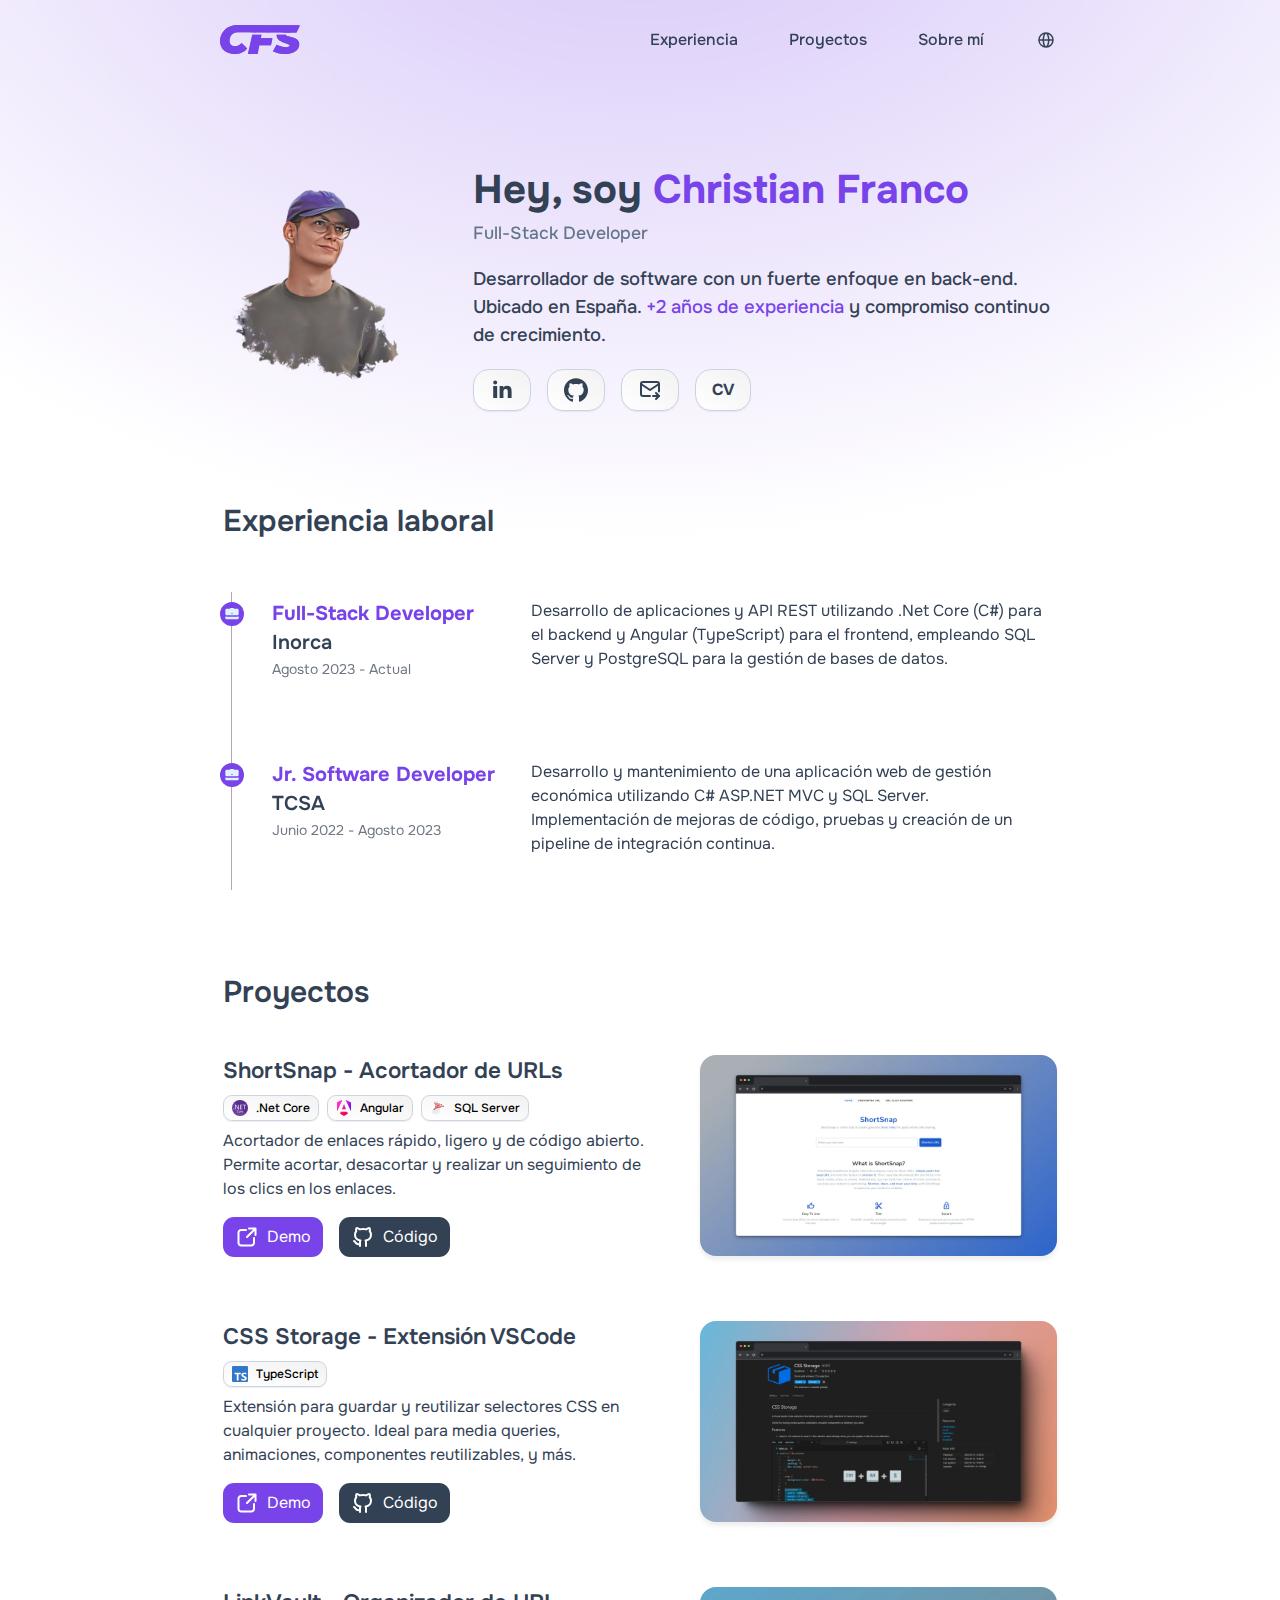
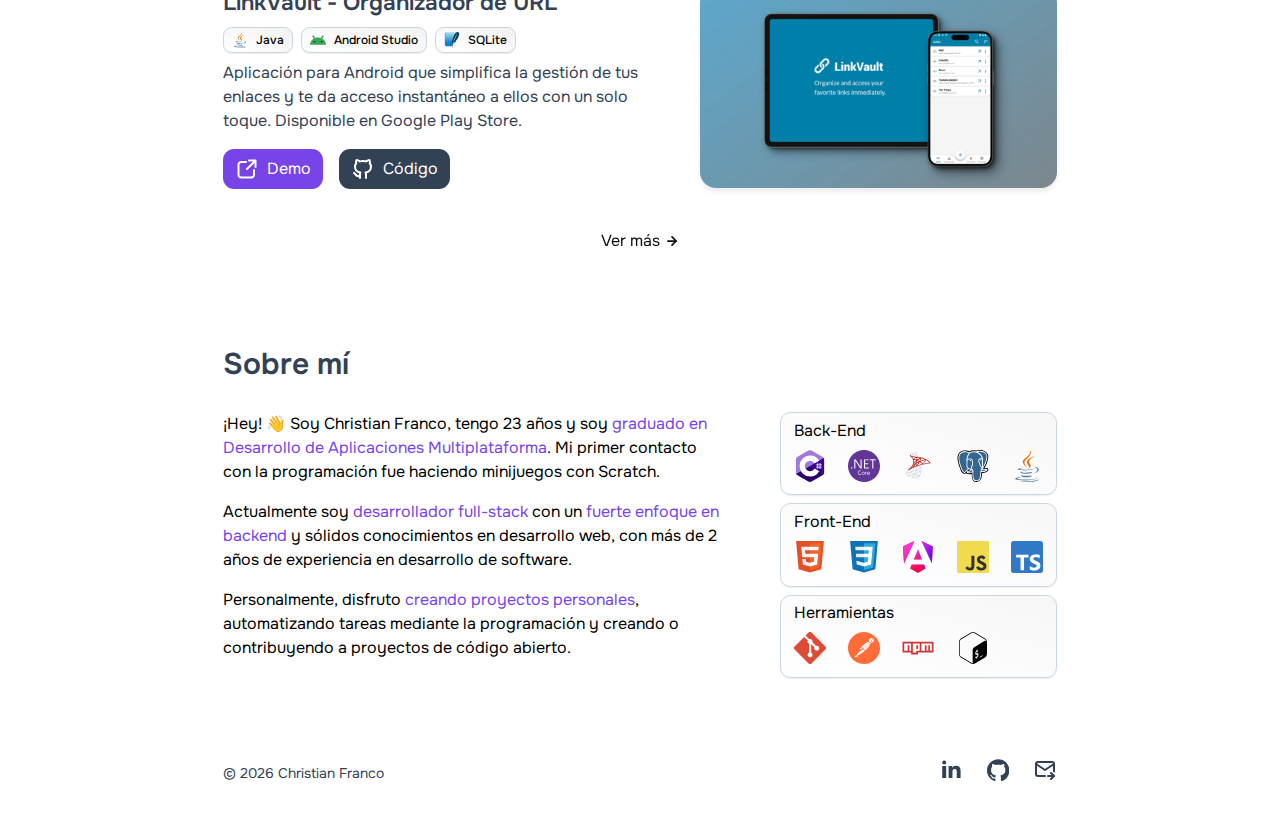
<file: es.html>
<!DOCTYPE html>
<html lang="es">
  <head>
    <meta charset="UTF-8" />
    <meta name="viewport" content="width=device-width, initial-scale=1.0" />
    <link rel="stylesheet" href="styles.css" />
    <script src="script.js"></script>
    <link
      rel="icon"
      href="/assets/svg/logo.svg"
      type="image/x-icon"
      sizes="any"
    />
    <title>Christian Franco</title>
    <meta name="description" content="Desarrollador full-stack. +2 años de experiencia en desarrollo de software." />
    <meta name="author" content="Christian Franco">
    <meta property="og:title" content="Christian Franco" />
    <meta property="og:description" content="Desarrollador full-stack. +2 años de experiencia en desarrollo de software." />
    <meta property="og:url" content="https://christianfranco.dev/" />
    <meta property="og:site_name" content="Christian Franco" />
    <meta property="og:image" content="https://christianfranco.dev/assets/img/og-image.png" />
    <meta property="og:type" content="website" />
    <meta name="twitter:image" content="https://christianfranco.dev/assets/img/og-image.png">
  </head>
  <body>
    <div class="background"></div>

    <div id="header" class="header-container">
      <header>
        <div class="logo">
          <img
            src="/assets/svg/logo.svg"
            onclick="scrollToTop()"
            alt="Personal logo"
          />
        </div>
        <nav id="nav">
          <ul>
            <li>
              <a
                href="#experience"
                class="underline pad-bottom"
                onclick="selectMenuItem('experience')"
                >Experiencia</a
              >
            </li>
            <li>
              <a
                href="#projects"
                class="underline pad-bottom"
                onclick="selectMenuItem('projects')"
                >Proyectos</a
              >
            </li>
            <li>
              <a
                href="#about-me"
                class="underline pad-bottom"
                onclick="selectMenuItem('about-me')"
                >Sobre mí</a
              >
            </li>
            <li class="change-language" onclick="showLanguageMenu()">
              <div class="lang-hover">
                <svg
                  xmlns="http://www.w3.org/2000/svg"
                  viewBox="0 0 16 16"
                  aria-hidden="true"
                  role="presentation"
                  focusable="false"
                >
                  <path
                    d="M8 .25a7.77 7.77 0 0 1 7.75 7.78 7.75 7.75 0 0 1-7.52 7.72h-.25A7.75 7.75 0 0 1 .25 8.24v-.25A7.75 7.75 0 0 1 8 .25zm1.95 8.5h-3.9c.15 2.9 1.17 5.34 1.88 5.5H8c.68 0 1.72-2.37 1.93-5.23zm4.26 0h-2.76c-.09 1.96-.53 3.78-1.18 5.08A6.26 6.26 0 0 0 14.17 9zm-9.67 0H1.8a6.26 6.26 0 0 0 3.94 5.08 12.59 12.59 0 0 1-1.16-4.7l-.03-.38zm1.2-6.58-.12.05a6.26 6.26 0 0 0-3.83 5.03h2.75c.09-1.83.48-3.54 1.06-4.81zm2.25-.42c-.7 0-1.78 2.51-1.94 5.5h3.9c-.15-2.9-1.18-5.34-1.89-5.5h-.07zm2.28.43.03.05a12.95 12.95 0 0 1 1.15 5.02h2.75a6.28 6.28 0 0 0-3.93-5.07z"
                  ></path>
                </svg>
              </div>
              <div id="language-options">
                <a><span class="purple">Español</span></a>
                <span class="separator"></span>
                <a href="/" onclick="changeLanguage('en')"
                  ><span>Inglés</span></a
                >
              </div>
            </li>
          </ul>
        </nav>
        <div class="hamburger-menu">
          <input
            id="menu-toggle"
            type="checkbox"
            onclick="showHideMenu()"
            aria-label="Alternar menú"
          />
          <label class="menu-button" for="menu-toggle">
            <span></span>
          </label>
        </div>
      </header>
    </div>

    <section class="home">
      <div class="home-text">
        <div class="info-image">
          <img src="/assets/img/profile.png" alt="" />
        </div>
        <header class="info">
          <h1 class="info-title">
            Hey, soy <span class="purple">Christian Franco</span>
          </h1>
          <span class="info-subtitle">Full-Stack Developer</span>
          <h2 class="info-text">
            Desarrollador de software con un fuerte enfoque en back-end. Ubicado
            en España. <span class="purple">+2 años de experiencia</span> y
            compromiso continuo de crecimiento.
          </h2>
          <ul class="social-media">
            <li>
              <a
                aria-label="Perfil de LinkedIn"
                href="https://www.linkedin.com/in/christian-franco-soto/"
                target="_blank"
              >
                <svg
                  xmlns="http://www.w3.org/2000/svg"
                  x="0px"
                  y="0px"
                  width="30"
                  height="30"
                  fill="#334155"
                  viewBox="0 0 30 30"
                >
                  <path
                    d="M9,25H4V10h5V25z M6.501,8C5.118,8,4,6.879,4,5.499S5.12,3,6.501,3C7.879,3,9,4.121,9,5.499C9,6.879,7.879,8,6.501,8z M27,25h-4.807v-7.3c0-1.741-0.033-3.98-2.499-3.98c-2.503,0-2.888,1.896-2.888,3.854V25H12V9.989h4.614v2.051h0.065 c0.642-1.18,2.211-2.424,4.551-2.424c4.87,0,5.77,3.109,5.77,7.151C27,16.767,27,25,27,25z"
                  ></path>
                </svg>
              </a>
            </li>
            <li>
              <a
                aria-label="Perfil de GitHub"
                href="https://github.com/c-franco"
                target="_blank"
              >
                <svg
                  viewBox="0 0 256 250"
                  width="256"
                  height="250"
                  fill="#334155"
                  xmlns="http://www.w3.org/2000/svg"
                  preserveAspectRatio="xMidYMid"
                >
                  <path
                    d="M128.001 0C57.317 0 0 57.307 0 128.001c0 56.554 36.676 104.535 87.535 121.46 6.397 1.185 8.746-2.777 8.746-6.158 0-3.052-.12-13.135-.174-23.83-35.61 7.742-43.124-15.103-43.124-15.103-5.823-14.795-14.213-18.73-14.213-18.73-11.613-7.944.876-7.78.876-7.78 12.853.902 19.621 13.19 19.621 13.19 11.417 19.568 29.945 13.911 37.249 10.64 1.149-8.272 4.466-13.92 8.127-17.116-28.431-3.236-58.318-14.212-58.318-63.258 0-13.975 5-25.394 13.188-34.358-1.329-3.224-5.71-16.242 1.24-33.874 0 0 10.749-3.44 35.21 13.121 10.21-2.836 21.16-4.258 32.038-4.307 10.878.049 21.837 1.47 32.066 4.307 24.431-16.56 35.165-13.12 35.165-13.12 6.967 17.63 2.584 30.65 1.255 33.873 8.207 8.964 13.173 20.383 13.173 34.358 0 49.163-29.944 59.988-58.447 63.157 4.591 3.972 8.682 11.762 8.682 23.704 0 17.126-.148 30.91-.148 35.126 0 3.407 2.304 7.398 8.792 6.14C219.37 232.5 256 184.537 256 128.002 256 57.307 198.691 0 128.001 0Zm-80.06 182.34c-.282.636-1.283.827-2.194.39-.929-.417-1.45-1.284-1.15-1.922.276-.655 1.279-.838 2.205-.399.93.418 1.46 1.293 1.139 1.931Zm6.296 5.618c-.61.566-1.804.303-2.614-.591-.837-.892-.994-2.086-.375-2.66.63-.566 1.787-.301 2.626.591.838.903 1 2.088.363 2.66Zm4.32 7.188c-.785.545-2.067.034-2.86-1.104-.784-1.138-.784-2.503.017-3.05.795-.547 2.058-.055 2.861 1.075.782 1.157.782 2.522-.019 3.08Zm7.304 8.325c-.701.774-2.196.566-3.29-.49-1.119-1.032-1.43-2.496-.726-3.27.71-.776 2.213-.558 3.315.49 1.11 1.03 1.45 2.505.701 3.27Zm9.442 2.81c-.31 1.003-1.75 1.459-3.199 1.033-1.448-.439-2.395-1.613-2.103-2.626.301-1.01 1.747-1.484 3.207-1.028 1.446.436 2.396 1.602 2.095 2.622Zm10.744 1.193c.036 1.055-1.193 1.93-2.715 1.95-1.53.034-2.769-.82-2.786-1.86 0-1.065 1.202-1.932 2.733-1.958 1.522-.03 2.768.818 2.768 1.868Zm10.555-.405c.182 1.03-.875 2.088-2.387 2.37-1.485.271-2.861-.365-3.05-1.386-.184-1.056.893-2.114 2.376-2.387 1.514-.263 2.868.356 3.061 1.403Z"
                  />
                </svg>
              </a>
            </li>
            <li>
              <a
                aria-label="Envíame un correo"
                href="mailto:christianfrancosoto@gmail.com"
                target="_blank"
              >
                <svg
                  class="size-4"
                  xmlns="http://www.w3.org/2000/svg"
                  width="24"
                  height="24"
                  viewBox="0 0 24 24"
                  stroke-width="2"
                  stroke="#334155"
                  fill="none"
                  stroke-linecap="round"
                  stroke-linejoin="round"
                >
                  <path stroke="none" d="M0 0h24v24H0z" fill="none"></path>
                  <path
                    d="M12 18h-7a2 2 0 0 1 -2 -2v-10a2 2 0 0 1 2 -2h14a2 2 0 0 1 2 2v7.5"
                  ></path>
                  <path d="M3 6l9 6l9 -6"></path>
                  <path d="M15 18h6"></path>
                  <path d="M18 15l3 3l-3 3"></path>
                </svg>
              </a>
            </li>
            <li class="cv">
              <a href="/assets/files/CV.pdf" target="_blank">CV</a>
            </li>
          </ul>
        </header>
      </div>
    </section>

    <section id="experience" class="experience section">
      <h2 class="experience-title title">Experiencia laboral</h2>
      <article class="experience-container">
        <ul class="experience-list">
          <li>
            <span class="experience-icon">
              <svg
                xmlns="http://www.w3.org/2000/svg"
                x="0px"
                y="0px"
                width="24"
                height="24"
                viewBox="0 0 24 24"
                fill="rgb(222 243 255)"
              >
                <path
                  d="M 10 3 A 1.0001 1.0001 0 0 0 8.9863281 4 L 4 4 C 2.895 4 2 4.895 2 6 L 2 12 C 2 13.103 2.897 14 4 14 L 20 14 C 21.103 14 22 13.103 22 12 L 22 6 C 22 4.895 21.105 4 20 4 L 15.013672 4 A 1.0001 1.0001 0 0 0 14 3 L 10 3 z M 12 10 C 12.552 10 13 10.448 13 11 C 13 11.552 12.552 12 12 12 C 11.448 12 11 11.552 11 11 C 11 10.448 11.448 10 12 10 z M 2 15.443359 L 2 18 C 2 19.105 2.895 20 4 20 L 20 20 C 21.105 20 22 19.105 22 18 L 22 15.443359 C 21.409 15.787359 20.732 16 20 16 L 4 16 C 3.268 16 2.591 15.787359 2 15.443359 z"
                ></path>
              </svg>
            </span>
            <div class="experience-info">
              <div class="left-info">
                <div class="left-container">
                  <h3>Full-Stack Developer</h3>
                  <h4>Inorca</h4>
                  <span class="time">Agosto 2023 - Actual</span>
                </div>
              </div>
              <div class="right-info">
                Desarrollo de aplicaciones y API REST utilizando .Net Core (C#)
                para el backend y Angular (TypeScript) para el frontend,
                empleando SQL Server y PostgreSQL para la gestión de bases de
                datos.
              </div>
            </div>
          </li>
          <li>
            <span class="experience-icon">
              <svg
                xmlns="http://www.w3.org/2000/svg"
                x="0px"
                y="0px"
                width="24"
                height="24"
                viewBox="0 0 24 24"
                fill="rgb(222 243 255)"
              >
                <path
                  d="M 10 3 A 1.0001 1.0001 0 0 0 8.9863281 4 L 4 4 C 2.895 4 2 4.895 2 6 L 2 12 C 2 13.103 2.897 14 4 14 L 20 14 C 21.103 14 22 13.103 22 12 L 22 6 C 22 4.895 21.105 4 20 4 L 15.013672 4 A 1.0001 1.0001 0 0 0 14 3 L 10 3 z M 12 10 C 12.552 10 13 10.448 13 11 C 13 11.552 12.552 12 12 12 C 11.448 12 11 11.552 11 11 C 11 10.448 11.448 10 12 10 z M 2 15.443359 L 2 18 C 2 19.105 2.895 20 4 20 L 20 20 C 21.105 20 22 19.105 22 18 L 22 15.443359 C 21.409 15.787359 20.732 16 20 16 L 4 16 C 3.268 16 2.591 15.787359 2 15.443359 z"
                ></path>
              </svg>
            </span>
            <div class="experience-info">
              <div class="left-info">
                <div class="left-container">
                  <h3>Jr. Software Developer</h3>
                  <h4>TCSA</h4>
                  <span class="time">Junio 2022 - Agosto 2023</span>
                </div>
              </div>
              <div class="right-info">
                Desarrollo y mantenimiento de una aplicación web de gestión
                económica utilizando C# ASP.NET MVC y SQL Server. Implementación
                de mejoras de código, pruebas y creación de un pipeline de
                integración continua.
              </div>
            </div>
          </li>
        </ul>
      </article>
    </section>

    <section id="projects" class="projects section">
      <h2 class="projects-title title">Proyectos</h2>
      <div class="project-list">
        <article class="project">
          <div class="project-info project-info-right">
            <h3 class="project-title">ShortSnap - Acortador de URLs</h3>
            <div class="project-container">
              <ul class="project-stack">
                <li>
                  <span class="netcore">
                    <svg
                      id="Layer_1"
                      xmlns="http://www.w3.org/2000/svg"
                      viewBox="0 0 64 64"
                    >
                      <defs>
                        <style>
                          .cls-1 {
                            fill: #5c2d91;
                          }
                          .cls-2,
                          .cls-3 {
                            fill: #fff;
                          }
                          .cls-2 {
                            opacity: 0.1;
                          }
                          .cls-4 {
                            fill: #f2f2f2;
                          }
                        </style>
                      </defs>
                      <title>logo_NETcore</title>
                      <circle class="cls-1" cx="32" cy="32" r="32" />
                      <path class="cls-2" d="M9.82,9A32,32,0,1,0,55,54.18Z" />
                      <path
                        class="cls-3"
                        d="M7.4,37.25a1.35,1.35,0,0,1-1-.42,1.38,1.38,0,0,1-.41-1,1.4,1.4,0,0,1,.41-1,1.34,1.34,0,0,1,1-.43,1.37,1.37,0,0,1,1,.43,1.39,1.39,0,0,1,.42,1,1.37,1.37,0,0,1-.42,1A1.38,1.38,0,0,1,7.4,37.25Z"
                      />
                      <path
                        class="cls-3"
                        d="M27.27,37H24.65L15.28,22.46a6,6,0,0,1-.58-1.14h-.08a18.72,18.72,0,0,1,.1,2.5V37H12.59V18.77h2.77l9.12,14.28q.57.89.74,1.22h.05a19.28,19.28,0,0,1-.13-2.68V18.77h2.13Z"
                      />
                      <path
                        class="cls-3"
                        d="M41.69,37H32V18.77h9.24V20.7H34.18v6.06h6.58v1.92H34.18V35h7.52Z"
                      />
                      <path
                        class="cls-3"
                        d="M56,20.7H50.7V37H48.57V20.7H43.33V18.77H56Z"
                      />
                      <path
                        class="cls-4"
                        d="M26.12,49.4a4.93,4.93,0,0,1-2.32.49,3.74,3.74,0,0,1-2.87-1.15,4.26,4.26,0,0,1-1.08-3,4.46,4.46,0,0,1,1.21-3.26,4.12,4.12,0,0,1,3.08-1.24,4.93,4.93,0,0,1,2,.35v1a4,4,0,0,0-2-.5,3.06,3.06,0,0,0-2.35,1,3.64,3.64,0,0,0-.9,2.58,3.47,3.47,0,0,0,.84,2.45,2.86,2.86,0,0,0,2.21.91,4.14,4.14,0,0,0,2.19-.56Z"
                      />
                      <path
                        class="cls-4"
                        d="M30.21,49.89A2.78,2.78,0,0,1,28.08,49a3.11,3.11,0,0,1-.79-2.23,3.24,3.24,0,0,1,.83-2.36,3,3,0,0,1,2.23-.85,2.69,2.69,0,0,1,2.09.83,3.28,3.28,0,0,1,.75,2.29,3.22,3.22,0,0,1-.81,2.3A2.84,2.84,0,0,1,30.21,49.89Zm.07-5.47a1.83,1.83,0,0,0-1.46.63,2.59,2.59,0,0,0-.54,1.74,2.45,2.45,0,0,0,.54,1.68,1.85,1.85,0,0,0,1.46.62,1.76,1.76,0,0,0,1.43-.6,2.62,2.62,0,0,0,.5-1.72,2.66,2.66,0,0,0-.5-1.73A1.75,1.75,0,0,0,30.28,44.42Z"
                      />
                      <path
                        class="cls-4"
                        d="M37.86,44.72a1.18,1.18,0,0,0-.73-.19,1.23,1.23,0,0,0-1,.58,2.68,2.68,0,0,0-.41,1.58v3.06h-1v-6h1V45h0a2.1,2.1,0,0,1,.63-1,1.43,1.43,0,0,1,.94-.35,1.57,1.57,0,0,1,.57.08Z"
                      />
                      <path
                        class="cls-4"
                        d="M43.72,47H39.49A2.24,2.24,0,0,0,40,48.54a1.86,1.86,0,0,0,1.42.54,3,3,0,0,0,1.86-.67v.9a3.48,3.48,0,0,1-2.09.57,2.54,2.54,0,0,1-2-.82,3.35,3.35,0,0,1-.73-2.3,3.28,3.28,0,0,1,.79-2.28,2.55,2.55,0,0,1,2-.88,2.26,2.26,0,0,1,1.82.76,3.18,3.18,0,0,1,.64,2.12Zm-1-.81a2,2,0,0,0-.4-1.29,1.37,1.37,0,0,0-1.1-.46,1.55,1.55,0,0,0-1.15.49,2.21,2.21,0,0,0-.59,1.27Z"
                      />
                    </svg>
                    .Net Core
                  </span>
                </li>
                <li>
                  <span class="angular">
                    <svg
                      xmlns="http://www.w3.org/2000/svg"
                      fill="none"
                      viewBox="0 0 242 256"
                    >
                      <g clip-path="url(#a)">
                        <mask
                          id="b"
                          width="242"
                          height="256"
                          x="0"
                          y="0"
                          maskUnits="userSpaceOnUse"
                          style="mask-type: luminance"
                        >
                          <path fill="#fff" d="M0 0h242v256H0V0Z" />
                        </mask>
                        <g mask="url(#b)">
                          <path
                            fill="url(#c)"
                            d="m241 43-9 136L149 0l92 43Zm-58 176-62 36-63-36 12-31h101l12 31ZM121 68l32 80H88l33-80ZM9 179 0 43 92 0 9 179Z"
                          />
                          <path
                            fill="url(#d)"
                            d="m241 43-9 136L149 0l92 43Zm-58 176-62 36-63-36 12-31h101l12 31ZM121 68l32 80H88l33-80ZM9 179 0 43 92 0 9 179Z"
                          />
                        </g>
                      </g>
                      <defs>
                        <linearGradient
                          id="c"
                          x1="53.2"
                          x2="245"
                          y1="231.9"
                          y2="140.7"
                          gradientUnits="userSpaceOnUse"
                        >
                          <stop stop-color="#E40035" />
                          <stop offset=".2" stop-color="#F60A48" />
                          <stop offset=".4" stop-color="#F20755" />
                          <stop offset=".5" stop-color="#DC087D" />
                          <stop offset=".7" stop-color="#9717E7" />
                          <stop offset="1" stop-color="#6C00F5" />
                        </linearGradient>
                        <linearGradient
                          id="d"
                          x1="44.5"
                          x2="170"
                          y1="30.7"
                          y2="174"
                          gradientUnits="userSpaceOnUse"
                        >
                          <stop stop-color="#FF31D9" />
                          <stop
                            offset="1"
                            stop-color="#FF5BE1"
                            stop-opacity="0"
                          />
                        </linearGradient>
                        <clipPath id="a">
                          <path fill="#fff" d="M0 0h242v256H0z" />
                        </clipPath>
                      </defs>
                    </svg>
                    Angular
                  </span>
                </li>
                <li>
                  <span class="sqlserver">
                    <svg
                      viewBox="0 0 48 48"
                      xmlns="http://www.w3.org/2000/svg"
                      width="48"
                      height="48"
                    >
                      <path
                        fill="#cfd8dc"
                        d="M23.084 11.277c-1.633-2.449-1.986-5.722-2.063-7.067-4.148.897-8.269 2.506-8.031 3.691.03.149.218.328.53.502l-.488.873c-.596-.334-.931-.719-1.022-1.179-.269-1.341 1.25-2.554 4.642-3.709a42.152 42.152 0 0 1 4.751-1.279l.597-.12V3.6c0 .042.026 4.288 1.916 7.123l-.832.554zM24.751 43H24.5c-8.192 0-17.309-2.573-18.386-6.879-.657-2.63 1.492-5.536 6.214-8.401l.52.854c-4.249 2.579-6.296 5.172-5.763 7.305.935 3.738 9.575 6.068 17.153 6.12.901-1.347 5.742-9.26 2.979-19.873l.967-.252c3.149 12.092-3.218 20.837-3.282 20.924l-.151.202z"
                      />
                      <path
                        fill="#cfd8dc"
                        d="M9.931 39.306c-.539 0-.806-.059-.85-.07a.498.498 0 0 1-.233-.84c.072-.072 7.197-7.208 8.159-12.978l.986.164c-.827 4.964-5.715 10.623-7.656 12.707 1.939-.111 6.835-1.019 16.234-6.28-7.335-.804-8.495-6.676-8.507-6.739l.983-.181c.047.246 1.226 6.011 9.244 6.011h.008a.5.5 0 0 1 .251.933c-11.235 6.509-16.683 7.272-18.619 7.273z"
                      />
                      <path
                        fill="#cfd8dc"
                        d="M14.524 41.7a.499.499 0 0 1-.291-.907c.034-.025 1.813-1.338 3.706-4.228a19.896 19.896 0 0 1-2.196-1.137c-.888-.533-1.559-1.105-2.06-1.691-2.57.678-4.942.946-7.025.769l.084-.996c1.876.159 4.009-.063 6.321-.64-1.573-2.688-.129-5.356-.109-5.392l.874.487c-.067.122-1.265 2.37.249 4.633 2.201-.632 4.549-1.567 6.979-2.782a32.189 32.189 0 0 0 1.225-6.276.501.501 0 0 1 .706-.406c.032.015 3.264 1.491 5.604 2.454a.5.5 0 0 1 .091.876 62.494 62.494 0 0 1-6.778 4.042 27.19 27.19 0 0 1-2.459 5.591c3.702 1.383 6.915 1.404 6.956 1.404a.5.5 0 0 1 .243.938c-4.54 2.522-11.767 3.232-12.072 3.261h-.048zm4.385-4.733c-1.04 1.614-2.062 2.773-2.826 3.53 1.998-.294 5.501-.938 8.408-2.139a23.733 23.733 0 0 1-5.582-1.391zm-4.142-3.536c.393.392.883.775 1.49 1.14.736.442 1.483.817 2.22 1.135a26.116 26.116 0 0 0 2.142-4.568c-2.021.962-3.983 1.73-5.852 2.293zm8.435-9.102a33.95 33.95 0 0 1-.913 4.85 62.45 62.45 0 0 0 5.062-3.026 207.1 207.1 0 0 1-4.149-1.824zM17.924 10.6a.504.504 0 0 1-.325-.12c-1.61-1.378-3.505-4.182-3.585-4.301a.5.5 0 0 1 .654-.718c.011.003.938.385 7.217 1.431a.499.499 0 0 1 .29.828c-1.758 1.953-3.979 2.813-4.073 2.848a.527.527 0 0 1-.178.032zm-2.277-3.854c.631.849 1.54 1.996 2.372 2.769a11.186 11.186 0 0 0 2.744-1.798c-2.583-.441-4.159-.755-5.116-.971z"
                      />
                      <path
                        fill="#b71c1c"
                        d="M21.843 24.4a.5.5 0 0 1-.497-.552c.292-2.749-3.926-3.852-3.969-3.862a.5.5 0 0 1-.23-.838c.207-.207 5.139-5.098 11.327-7.784a.5.5 0 0 1 .689.559c-1.186 5.744-6.71 12.044-6.944 12.309a.51.51 0 0 1-.376.168zm-3.388-5.115c1.184.445 3.258 1.475 3.783 3.356 1.449-1.808 4.542-5.973 5.697-9.934-4.387 2.11-8.081 5.292-9.48 6.578z"
                      />
                      <path
                        fill="#b71c1c"
                        d="m13.079 28.36-.475-.88c1.883-1.015 4.04-2.883 5.807-5.054-1.504 1.03-2.365 1.735-2.392 1.758l-.639-.77c.039-.032 1.764-1.447 4.631-3.22.787-1.266 1.392-2.568 1.703-3.816.053-.212.099-.417.136-.615-1.925-.687-3.701-1.094-4.921-1.269a.5.5 0 0 1-.297-.835c.085-.092 2.116-2.268 4.654-3.463a.5.5 0 0 1 .581.114c.067.073 1.44 1.615 1.091 4.805 1.155.45 2.345.997 3.491 1.648 2.759-1.24 5.892-2.356 9.229-3.03a.51.51 0 0 1 .481.168c.117.14.149.333.083.503-1.3 3.332-4.786 6.891-4.934 7.041a.503.503 0 0 1-.748-.04c-1.12-1.408-2.584-2.574-4.163-3.523a55.136 55.136 0 0 0-5.684 3.049c-2.02 3.153-5.069 6.048-7.634 7.429zm14.413-10.964c1.29.832 2.491 1.81 3.484 2.948.828-.898 2.815-3.168 3.942-5.422-2.65.61-5.158 1.493-7.426 2.474zm-4.693-1.274c-.033.163-.071.33-.113.5-.21.839-.544 1.701-.972 2.561a56.183 56.183 0 0 1 3.618-1.898 25.476 25.476 0 0 0-2.533-1.163zm-4.751-2.45c1.111.218 2.48.574 3.941 1.086.152-1.843-.346-2.972-.647-3.472-1.376.718-2.581 1.728-3.294 2.386z"
                      />
                      <path
                        fill="#b71c1c"
                        d="M18.05 18.5c0 4.38-3.65 7.86-6.28 10.4-.44.43-1.93.5-1.93.5.37-.38.79-.78 1.24-1.21 2.5-2.42 5.97-5.73 5.97-9.69 0-4.69-1.89-6.54-3.38-8.02-.66-.67-1.22-1.31-1.56-2.09l.31-.13c.34.15.73.32 1.03.45.24.35.56.69.93 1.06 1.53 1.53 3.67 3.63 3.67 8.73z"
                      />
                      <path
                        fill="#b71c1c"
                        d="M42.935 19.794s-.605.086-.775.106c-8.76.97-17.8 3.49-22.97 5.56-1.87.75-3.81 1.66-5.58 2.68-.01.01-.02.01-.04.02-1.04.6-3.57 1.84-5.62 2.93 3-3.19 8.62-5.65 10.86-6.55 5.07-2.03 13.78-4.48 22.35-5.53-1.01-1.18-3.48-3.68-8.34-5.54-2.84-1.1-7.16-1.72-10.97-2.27-6.06-.87-9.51-1.45-9.84-3.1-.07-.33-.02-.66.13-.98.33.54.8.92 1.11 1.14.15.1.26.16.3.18l.01.01c1.42.75 5.25 1.3 8.44 1.76 3.86.56 8.23 1.19 11.18 2.32 6.87 2.65 9.24 6.44 9.34 6.6.09.15.415.664.415.664z"
                      />
                    </svg>
                    SQL Server
                  </span>
                </li>
              </ul>
              <div class="project-text">
                Acortador de enlaces rápido, ligero y de código abierto. Permite
                acortar, desacortar y realizar un seguimiento de los clics en
                los enlaces.
              </div>
              <footer class="project-buttons">
                <a
                  class="preview"
                  href="https://shortsnap.vercel.app/"
                  target="_blank"
                >
                  <svg
                    xmlns="http://www.w3.org/2000/svg"
                    x="0px"
                    y="0px"
                    width="24"
                    height="24"
                    viewBox="0 0 48 48"
                    fill="white"
                  >
                    <path
                      d="M 40.960938 4.9804688 A 2.0002 2.0002 0 0 0 40.740234 5 L 28 5 A 2.0002 2.0002 0 1 0 28 9 L 36.171875 9 L 22.585938 22.585938 A 2.0002 2.0002 0 1 0 25.414062 25.414062 L 39 11.828125 L 39 20 A 2.0002 2.0002 0 1 0 43 20 L 43 7.2460938 A 2.0002 2.0002 0 0 0 40.960938 4.9804688 z M 12.5 8 C 8.3826878 8 5 11.382688 5 15.5 L 5 35.5 C 5 39.617312 8.3826878 43 12.5 43 L 32.5 43 C 36.617312 43 40 39.617312 40 35.5 L 40 26 A 2.0002 2.0002 0 1 0 36 26 L 36 35.5 C 36 37.446688 34.446688 39 32.5 39 L 12.5 39 C 10.553312 39 9 37.446688 9 35.5 L 9 15.5 C 9 13.553312 10.553312 12 12.5 12 L 22 12 A 2.0002 2.0002 0 1 0 22 8 L 12.5 8 z"
                    ></path>
                  </svg>
                  Demo
                </a>
                <a
                  class="code"
                  href="https://github.com/c-franco/shortsnap"
                  target="_blank"
                >
                  <svg
                    class="size-6"
                    xmlns="http://www.w3.org/2000/svg"
                    width="24"
                    height="24"
                    viewBox="0 0 24 24"
                    stroke-width="2"
                    stroke="currentColor"
                    fill="none"
                    stroke-linecap="round"
                    stroke-linejoin="round"
                  >
                    <path stroke="none" d="M0 0h24v24H0z" fill="none"></path>
                    <path
                      d="M9 19c-4.3 1.4 -4.3 -2.5 -6 -3m12 5v-3.5c0 -1 .1 -1.4 -.5 -2c2.8 -.3 5.5 -1.4 5.5 -6a4.6 4.6 0 0 0 -1.3 -3.2a4.2 4.2 0 0 0 -.1 -3.2s-1.1 -.3 -3.5 1.3a12.3 12.3 0 0 0 -6.2 0c-2.4 -1.6 -3.5 -1.3 -3.5 -1.3a4.2 4.2 0 0 0 -.1 3.2a4.6 4.6 0 0 0 -1.3 3.2c0 4.6 2.7 5.7 5.5 6c-.6 .6 -.6 1.2 -.5 2v3.5"
                    ></path>
                  </svg>
                  Código
                </a>
              </footer>
            </div>
          </div>
          <div class="project-img">
            <div class="img-border">
              <img src="/assets/img/shortsnap.webp" alt="App image" />
            </div>
          </div>
        </article>

        <article class="project">
          <div class="project-info project-info-right">
            <h3 class="project-title">CSS Storage - Extensión VSCode</h3>
            <div class="project-container">
              <ul class="project-stack">
                <li>
                  <span>
                    <svg
                      viewBox="0 0 256 256"
                      width="256"
                      height="256"
                      xmlns="http://www.w3.org/2000/svg"
                      preserveAspectRatio="xMidYMid"
                    >
                      <path
                        d="M20 0h216c11.046 0 20 8.954 20 20v216c0 11.046-8.954 20-20 20H20c-11.046 0-20-8.954-20-20V20C0 8.954 8.954 0 20 0Z"
                        fill="#3178C6"
                      />
                      <path
                        d="M150.518 200.475v27.62c4.492 2.302 9.805 4.028 15.938 5.179 6.133 1.151 12.597 1.726 19.393 1.726 6.622 0 12.914-.633 18.874-1.899 5.96-1.266 11.187-3.352 15.678-6.257 4.492-2.906 8.048-6.704 10.669-11.394 2.62-4.689 3.93-10.486 3.93-17.391 0-5.006-.749-9.394-2.246-13.163a30.748 30.748 0 0 0-6.479-10.055c-2.821-2.935-6.205-5.567-10.149-7.898-3.945-2.33-8.394-4.531-13.347-6.602-3.628-1.497-6.881-2.949-9.761-4.359-2.879-1.41-5.327-2.848-7.342-4.316-2.016-1.467-3.571-3.021-4.665-4.661-1.094-1.64-1.641-3.495-1.641-5.567 0-1.899.489-3.61 1.468-5.135s2.362-2.834 4.147-3.927c1.785-1.094 3.973-1.942 6.565-2.547 2.591-.604 5.471-.906 8.638-.906 2.304 0 4.737.173 7.299.518 2.563.345 5.14.877 7.732 1.597a53.669 53.669 0 0 1 7.558 2.719 41.7 41.7 0 0 1 6.781 3.797v-25.807c-4.204-1.611-8.797-2.805-13.778-3.582-4.981-.777-10.697-1.165-17.147-1.165-6.565 0-12.784.705-18.658 2.115-5.874 1.409-11.043 3.61-15.506 6.602-4.463 2.993-7.99 6.805-10.582 11.437-2.591 4.632-3.887 10.17-3.887 16.615 0 8.228 2.375 15.248 7.127 21.06 4.751 5.811 11.963 10.731 21.638 14.759a291.458 291.458 0 0 1 10.625 4.575c3.283 1.496 6.119 3.049 8.509 4.66 2.39 1.611 4.276 3.366 5.658 5.265 1.382 1.899 2.073 4.057 2.073 6.474a9.901 9.901 0 0 1-1.296 4.963c-.863 1.524-2.174 2.848-3.93 3.97-1.756 1.122-3.945 1.999-6.565 2.632-2.62.633-5.687.95-9.2.95-5.989 0-11.92-1.05-17.794-3.151-5.875-2.1-11.317-5.25-16.327-9.451Zm-46.036-68.733H140V109H41v22.742h35.345V233h28.137V131.742Z"
                        fill="#FFF"
                      />
                    </svg>
                    TypeScript
                  </span>
                </li>
              </ul>
              <div class="project-text">
                Extensión para guardar y reutilizar selectores CSS en cualquier
                proyecto. Ideal para media queries, animaciones, componentes
                reutilizables, y más.
              </div>
              <footer class="project-buttons">
                <a
                  class="preview"
                  href="https://marketplace.visualstudio.com/items?itemName=Breathink.css-storage"
                  target="_blank"
                >
                  <svg
                    xmlns="http://www.w3.org/2000/svg"
                    x="0px"
                    y="0px"
                    width="24"
                    height="24"
                    viewBox="0 0 48 48"
                    fill="white"
                  >
                    <path
                      d="M 40.960938 4.9804688 A 2.0002 2.0002 0 0 0 40.740234 5 L 28 5 A 2.0002 2.0002 0 1 0 28 9 L 36.171875 9 L 22.585938 22.585938 A 2.0002 2.0002 0 1 0 25.414062 25.414062 L 39 11.828125 L 39 20 A 2.0002 2.0002 0 1 0 43 20 L 43 7.2460938 A 2.0002 2.0002 0 0 0 40.960938 4.9804688 z M 12.5 8 C 8.3826878 8 5 11.382688 5 15.5 L 5 35.5 C 5 39.617312 8.3826878 43 12.5 43 L 32.5 43 C 36.617312 43 40 39.617312 40 35.5 L 40 26 A 2.0002 2.0002 0 1 0 36 26 L 36 35.5 C 36 37.446688 34.446688 39 32.5 39 L 12.5 39 C 10.553312 39 9 37.446688 9 35.5 L 9 15.5 C 9 13.553312 10.553312 12 12.5 12 L 22 12 A 2.0002 2.0002 0 1 0 22 8 L 12.5 8 z"
                    ></path>
                  </svg>
                  Demo
                </a>
                <a
                  class="code"
                  href="https://github.com/c-franco/css-storage-extension"
                  target="_blank"
                >
                  <svg
                    class="size-6"
                    xmlns="http://www.w3.org/2000/svg"
                    width="24"
                    height="24"
                    viewBox="0 0 24 24"
                    stroke-width="2"
                    stroke="currentColor"
                    fill="none"
                    stroke-linecap="round"
                    stroke-linejoin="round"
                  >
                    <path stroke="none" d="M0 0h24v24H0z" fill="none"></path>
                    <path
                      d="M9 19c-4.3 1.4 -4.3 -2.5 -6 -3m12 5v-3.5c0 -1 .1 -1.4 -.5 -2c2.8 -.3 5.5 -1.4 5.5 -6a4.6 4.6 0 0 0 -1.3 -3.2a4.2 4.2 0 0 0 -.1 -3.2s-1.1 -.3 -3.5 1.3a12.3 12.3 0 0 0 -6.2 0c-2.4 -1.6 -3.5 -1.3 -3.5 -1.3a4.2 4.2 0 0 0 -.1 3.2a4.6 4.6 0 0 0 -1.3 3.2c0 4.6 2.7 5.7 5.5 6c-.6 .6 -.6 1.2 -.5 2v3.5"
                    ></path>
                  </svg>
                  Código
                </a>
              </footer>
            </div>
          </div>
          <div class="project-img">
            <div class="img-border">
              <img src="/assets/img/css-storage.webp" alt="" />
            </div>
          </div>
        </article>

        <article class="project">
          <div class="project-info project-info-right">
            <h3 class="project-title">LinkVault - Organizador de URL</h3>
            <div class="project-container">
              <ul class="project-stack">
                <li>
                  <span>
                    <svg
                      xmlns="http://www.w3.org/2000/svg"
                      preserveAspectRatio="xMidYMid"
                      viewBox="0 0 256 346"
                    >
                      <path
                        d="M83 267s-14 8 9 11c27 3 41 2 71-3 0 0 8 5 19 9-67 29-153-2-99-17M74 230s-15 11 8 13c29 3 52 3 92-4 0 0 6 5 15 8-82 24-173 2-115-17"
                        fill="#5382A1"
                      />
                      <path
                        d="M144 166c17 19-4 36-4 36s42-22 22-49c-18-26-32-38 44-82 0 0-119 29-62 95"
                        fill="#E76F00"
                      />
                      <path
                        d="M233 295s10 8-10 15c-39 12-163 15-197 0-12-5 11-13 18-14l12-2c-14-9-89 19-38 28 138 22 251-10 215-27M89 190s-63 15-22 21c17 2 51 2 83-1 26-2 52-7 52-7l-16 9c-64 16-187 8-151-9 30-14 54-13 54-13M202 253c64-33 34-66 13-61l-7 2s2-3 6-5c41-14 73 43-14 66l2-2"
                        fill="#5382A1"
                      />
                      <path
                        d="M162 0s36 36-34 91c-56 45-12 70 0 99-32-30-56-56-40-80 23-35 89-53 74-110"
                        fill="#E76F00"
                      />
                      <path
                        d="M95 345c62 4 158-3 160-32 0 0-4 11-51 20-53 10-119 9-158 2 0 0 8 7 49 10"
                        fill="#5382A1"
                      />
                    </svg>
                    Java
                  </span>
                </li>
                <li>
                  <span>
                    <svg
                      xmlns="http://www.w3.org/2000/svg"
                      width="256"
                      height="150"
                      preserveAspectRatio="xMidYMid"
                      viewBox="0 0 256 150"
                    >
                      <path
                        fill="#34A853"
                        d="M255.285 143.47c-.084-.524-.164-1.042-.251-1.56a128.119 128.119 0 0 0-12.794-38.288 128.778 128.778 0 0 0-23.45-31.86 129.166 129.166 0 0 0-22.713-18.005c.049-.08.09-.168.14-.25 2.582-4.461 5.172-8.917 7.755-13.38l7.576-13.068c1.818-3.126 3.632-6.26 5.438-9.386a11.776 11.776 0 0 0 .662-10.484 11.668 11.668 0 0 0-4.823-5.536 11.85 11.85 0 0 0-5.004-1.61 11.963 11.963 0 0 0-2.218.018 11.738 11.738 0 0 0-8.968 5.798c-1.814 3.127-3.628 6.26-5.438 9.386l-7.576 13.069c-2.583 4.462-5.173 8.918-7.755 13.38-.282.487-.567.973-.848 1.467-.392-.157-.78-.313-1.172-.462-14.24-5.43-29.688-8.4-45.836-8.4-.442 0-.879 0-1.324.006-14.357.143-28.152 2.64-41.022 7.12a119.434 119.434 0 0 0-4.42 1.642c-.262-.455-.532-.911-.79-1.367-2.583-4.462-5.173-8.918-7.755-13.38L65.123 15.25c-1.818-3.126-3.632-6.259-5.439-9.386A11.736 11.736 0 0 0 48.5.048 11.71 11.71 0 0 0 43.49 1.66a11.716 11.716 0 0 0-4.077 4.063c-.281.474-.532.967-.742 1.473a11.808 11.808 0 0 0-.365 8.188c.259.786.594 1.554 1.023 2.296a3973.32 3973.32 0 0 1 5.439 9.386c2.53 4.357 5.054 8.713 7.58 13.069 2.582 4.462 5.168 8.918 7.75 13.38.02.038.046.075.065.112A129.184 129.184 0 0 0 45.32 64.38a129.693 129.693 0 0 0-22.2 24.015 127.737 127.737 0 0 0-9.34 15.24 128.238 128.238 0 0 0-10.843 28.764 130.743 130.743 0 0 0-1.951 9.524c-.087.518-.167 1.042-.247 1.56A124.978 124.978 0 0 0 0 149.118h256c-.205-1.891-.449-3.77-.734-5.636l.019-.012Z"
                      />
                      <path
                        fill="#202124"
                        d="M194.59 113.712c5.122-3.41 5.867-11.3 1.661-17.62-4.203-6.323-11.763-8.682-16.883-5.273-5.122 3.41-5.868 11.3-1.662 17.621 4.203 6.322 11.764 8.682 16.883 5.272ZM78.518 108.462c4.206-6.321 3.46-14.21-1.662-17.62-5.123-3.41-12.68-1.05-16.886 5.27-4.203 6.323-3.458 14.212 1.662 17.622 5.122 3.41 12.683 1.05 16.886-5.272Z"
                      />
                    </svg>
                    Android Studio
                  </span>
                </li>
                <li>
                  <span>
                    <svg xmlns="http://www.w3.org/2000/svg" width="64" height="64" viewBox="0 0 6.554 6.555" preserveAspectRatio="xMidYMid"><defs><linearGradient x1="2.983" y1=".53" x2="2.983" y2="4.744" id="A" gradientUnits="userSpaceOnUse"><stop stop-color="#97d9f6" offset="0%"/><stop stop-color="#0f80cc" offset="92.024%"/><stop stop-color="#0f80cc" offset="100%"/></linearGradient></defs><path d="M4.96.29H.847c-.276 0-.5.226-.5.5v4.536c0 .276.226.5.5.5h2.71c-.03-1.348.43-3.964 1.404-5.54z" fill="#0f80cc"/><path d="M4.81.437H.847c-.196 0-.355.16-.355.355v4.205c.898-.345 2.245-.642 3.177-.628A28.93 28.93 0 0 1 4.811.437z" fill="url(#A)"/><path d="M5.92.142c-.282-.25-.623-.15-.96.148l-.15.146c-.576.61-1.1 1.742-1.276 2.607a2.38 2.38 0 0 1 .148.426l.022.1.022.102s-.005-.02-.026-.08l-.014-.04a.461.461 0 0 0-.009-.022c-.038-.087-.14-.272-.187-.352a8.789 8.789 0 0 0-.103.321c.132.242.212.656.212.656s-.007-.027-.04-.12c-.03-.083-.176-.34-.21-.4-.06.22-.083.368-.062.404.04.07.08.2.115.324a7.52 7.52 0 0 1 .132.666l.005.062a6.11 6.11 0 0 0 .015.75c.026.313.075.582.137.726l.042-.023c-.09-.284-.128-.655-.112-1.084.025-.655.175-1.445.454-2.268C4.548 1.938 5.2.94 5.798.464c-.545.492-1.282 2.084-1.502 2.673-.247.66-.422 1.28-.528 1.873.182-.556.77-.796.77-.796s.29-.356.626-.865l-.645.172-.208.092s.53-.323.987-.47c.627-.987 1.31-2.39.622-3.002" fill="#003b57"/></svg>
                    SQLite
                  </span>
                </li>
              </ul>
              <div class="project-text">
                Aplicación para Android que simplifica la gestión de tus enlaces
                y te da acceso instantáneo a ellos con un solo toque. Disponible
                en Google Play Store.
              </div>
              <footer class="project-buttons">
                <a
                  class="preview"
                  href="https://play.google.com/store/apps/details?id=com.breathink.linkvault"
                  target="_blank"
                >
                  <svg
                    xmlns="http://www.w3.org/2000/svg"
                    x="0px"
                    y="0px"
                    width="24"
                    height="24"
                    viewBox="0 0 48 48"
                    fill="white"
                  >
                    <path
                      d="M 40.960938 4.9804688 A 2.0002 2.0002 0 0 0 40.740234 5 L 28 5 A 2.0002 2.0002 0 1 0 28 9 L 36.171875 9 L 22.585938 22.585938 A 2.0002 2.0002 0 1 0 25.414062 25.414062 L 39 11.828125 L 39 20 A 2.0002 2.0002 0 1 0 43 20 L 43 7.2460938 A 2.0002 2.0002 0 0 0 40.960938 4.9804688 z M 12.5 8 C 8.3826878 8 5 11.382688 5 15.5 L 5 35.5 C 5 39.617312 8.3826878 43 12.5 43 L 32.5 43 C 36.617312 43 40 39.617312 40 35.5 L 40 26 A 2.0002 2.0002 0 1 0 36 26 L 36 35.5 C 36 37.446688 34.446688 39 32.5 39 L 12.5 39 C 10.553312 39 9 37.446688 9 35.5 L 9 15.5 C 9 13.553312 10.553312 12 12.5 12 L 22 12 A 2.0002 2.0002 0 1 0 22 8 L 12.5 8 z"
                    ></path>
                  </svg>
                  Demo
                </a>
                <a
                  class="code"
                  href="https://github.com/c-franco/link-vault"
                  target="_blank"
                >
                  <svg
                    class="size-6"
                    xmlns="http://www.w3.org/2000/svg"
                    width="24"
                    height="24"
                    viewBox="0 0 24 24"
                    stroke-width="2"
                    stroke="currentColor"
                    fill="none"
                    stroke-linecap="round"
                    stroke-linejoin="round"
                  >
                    <path stroke="none" d="M0 0h24v24H0z" fill="none"></path>
                    <path
                      d="M9 19c-4.3 1.4 -4.3 -2.5 -6 -3m12 5v-3.5c0 -1 .1 -1.4 -.5 -2c2.8 -.3 5.5 -1.4 5.5 -6a4.6 4.6 0 0 0 -1.3 -3.2a4.2 4.2 0 0 0 -.1 -3.2s-1.1 -.3 -3.5 1.3a12.3 12.3 0 0 0 -6.2 0c-2.4 -1.6 -3.5 -1.3 -3.5 -1.3a4.2 4.2 0 0 0 -.1 3.2a4.6 4.6 0 0 0 -1.3 3.2c0 4.6 2.7 5.7 5.5 6c-.6 .6 -.6 1.2 -.5 2v3.5"
                    ></path>
                  </svg>
                  Código
                </a>
              </footer>
            </div>
          </div>
          <div class="project-img">
            <div class="img-border">
              <img src="/assets/img/linkvault.webp" alt="" />
            </div>
          </div>
        </article>
      </div>
      <div class="more-projects">
        <a
          href="/proyectos"
          class="more-container underline"
          aria-label="Ver más proyectos"
        >
          Ver más
          <svg
            width="14"
            height="14"
            stroke="#111"
            stroke-width="3"
            class="lucide-icon lucide lucide-arrow-right opacity-70 duration-200 group-hover:translate-x-[2px] group-hover:opacity-100"
            xmlns="http://www.w3.org/2000/svg"
            viewBox="0 0 24 24"
            fill="none"
            stroke-linecap="round"
            stroke-linejoin="round"
          >
            <path d="M5 12h14"></path>
            <path d="m12 5 7 7-7 7"></path>
          </svg>
        </a>
      </div>
    </section>

    <section id="about-me" class="about-me section">
      <h2 class="about-me-title title">Sobre mí</h2>
      <article class="about-me-container">
        <div class="about-me-text">
          <p>
            ¡Hey! 👋 Soy Christian Franco, tengo 23 años y soy
            <span class="purple"
              >graduado en Desarrollo de Aplicaciones Multiplataforma</span
            >. Mi primer contacto con la programación fue haciendo minijuegos
            con Scratch.
          </p>

          <p>
            Actualmente soy
            <span class="purple">desarrollador full-stack</span> con un
            <span class="purple">fuerte enfoque en backend</span> y sólidos
            conocimientos en desarrollo web, con más de 2 años de experiencia en
            desarrollo de software.
          </p>

          <p>
            Personalmente, disfruto
            <span class="purple">creando proyectos personales</span>,
            automatizando tareas mediante la programación y creando o
            contribuyendo a proyectos de código abierto.
          </p>
        </div>
        <div class="about-me-stack">
          <div class="stack-card">
            <span>Back-End</span>
            <ul class="stack-list">
              <li>
                <span class="tooltiptext">C#</span>
                <svg
                  xmlns="http://www.w3.org/2000/svg"
                  width="2222"
                  height="2500"
                  preserveAspectRatio="xMidYMid"
                  viewBox="0 -1.43 255.58 290.11"
                >
                  <path
                    fill="#a179dc"
                    d="M255.57 84.45c0-4.83-1.04-9.1-3.13-12.76a24.4 24.4 0 0 0-9.24-9C209.17 43.05 175.1 23.5 141.1 3.86c-9.17-5.3-18.06-5.1-27.16.27-13.54 7.98-81.35 46.83-101.55 58.53C4.06 67.5.02 74.87 0 84.44v118.37c0 4.72 1 8.9 2.99 12.51 2.05 3.72 5.17 6.82 9.38 9.26 20.21 11.7 88.02 50.55 101.56 58.53 9.11 5.38 18 5.57 27.17.27 34.02-19.64 68.08-39.2 102.1-58.81a24.33 24.33 0 0 0 9.4-9.25c1.99-3.61 2.98-7.8 2.98-12.52l-.01-118.35"
                  />
                  <path
                    fill="#280068"
                    d="M128.18 143.24 2.98 215.33c2.06 3.7 5.18 6.8 9.4 9.25 20.2 11.7 88.01 50.55 101.55 58.53 9.11 5.38 18 5.57 27.17.27 34.02-19.64 68.08-39.2 102.1-58.81a24.33 24.33 0 0 0 9.4-9.25z"
                  />
                  <path
                    fill="#390091"
                    d="M255.57 84.45c0-4.83-1.04-9.1-3.13-12.76l-124.26 71.55 124.41 72.07c2-3.6 2.99-7.79 3-12.51 0 0 0-78.9-.02-118.35"
                  />
                  <g fill="#fff">
                    <path
                      d="M201.9 116.3v13.47h13.47v-13.48h6.73v13.48h13.48v6.73H222.1v13.48h13.48v6.74H222.1v13.47h-6.73V156.7h-13.48v13.48h-6.73V156.7h-13.48v-6.73h13.47V136.5h-13.47v-6.74h13.47v-13.48zm13.47 20.2h-13.48v13.48h13.48z"
                    />
                    <path
                      d="M128.46 48.63a94.96 94.96 0 0 1 82.26 47.45l-.16-.27-41.35 23.8A47.28 47.28 0 0 0 129 96.33h-.54a47.3 47.3 0 0 0-47.3 47.3 47.08 47.08 0 0 0 6.23 23.47 47.28 47.28 0 0 0 82.29-.27l-.2.35 41.29 23.91a94.97 94.97 0 0 1-81.25 47.54h-1.06a94.96 94.96 0 0 1-95-95 95 95 0 0 1 95-95z"
                    />
                  </g>
                </svg>
              </li>
              <li>
                <span class="tooltiptext">.Net Core</span>
                <svg xmlns="http://www.w3.org/2000/svg" viewBox="0 0 128 128">
                  <g fill="#623697">
                    <path
                      d="M61.195 0h4.953c12.918.535 25.688 4.89 36.043 12.676 9.809 7.289 17.473 17.437 21.727 28.906 2.441 6.387 3.664 13.18 4.082 19.992v4.211c-.414 11.293-3.664 22.52-9.73 32.082-6.801 10.895-16.922 19.73-28.727 24.828A64.399 64.399 0 0165.082 128h-2.144c-11.735-.191-23.41-3.66-33.297-9.992-11.196-7.113-20.114-17.785-25.028-30.117C1.891 81.19.441 74.02 0 66.812v-4.957c.504-14.39 5.953-28.609 15.41-39.496C23.168 13.31 33.5 6.48 44.887 2.937 50.172 1.27 55.676.41 61.195 0M25.191 37.523c-.03 12.153-.011 24.305-.011 36.454 1.43.011 2.86.011 4.293.011-.075-10.433.101-20.863-.106-31.293.48.907.918 1.84 1.465 2.707C37.035 54.91 43.105 64.5 49.309 74c1.738-.023 3.476-.023 5.214.004-.003-12.16-.007-24.32.004-36.48a308.076 308.076 0 00-4.25-.012c.075 10.32-.136 20.64.125 30.949-6.507-10.352-13.101-20.645-19.695-30.945a370.85 370.85 0 00-5.516.007m38.844-.011c-.129 12.16-.004 24.32-.047 36.476 6.469-.015 12.938.024 19.41-.02a83.36 83.36 0 01.024-3.952c-5.012-.016-10.027.007-15.043-.02-.074-4.21-.004-8.426-.04-12.637 4.395-.078 8.79.012 13.18-.047-.011-1.277-.011-2.554-.019-3.832-4.387.141-8.773-.054-13.164.012.012-4.023.02-8.05.02-12.078 4.699 0 9.398-.02 14.093.012-.008-1.301 0-2.606.016-3.906-6.145-.016-12.29-.008-18.43-.008m22.602.054c.004 1.266.004 2.528.008 3.79 3.488-.04 6.972.109 10.46.035-.023 10.863.004 21.718-.011 32.574 1.46.043 2.93.035 4.39-.09-.12-5.992.118-11.988-.156-17.977.067-2.699-.07-5.394.117-8.09.106-2.14-.277-4.277-.035-6.417 3.516.047 7.035.015 10.55.015a59.774 59.774 0 01.075-3.832c-8.469-.105-16.937-.094-25.398-.008M13.55 69.094c-1.977.91-2.106 4.023-.149 5.027 1.72 1.18 4.305-.371 4.227-2.41.133-2.004-2.29-3.688-4.078-2.617m29.23 15.289c-4.277 3.469-4.226 11.195.5 14.25 2.668 1.695 6.102 1.344 8.922.215.012-.621.027-1.239.05-1.86-2.671 1.395-6.41 1.68-8.675-.61-2.965-3.237-2.297-9.269 1.613-11.476 2.211-1.164 4.907-.824 7.086.239-.007-.66-.004-1.32 0-1.98-3.097-1.099-6.922-1.04-9.496 1.222m17.207 2.71c-1.89.22-3.758 1.22-4.633 2.966-1.253 2.496-1.109 5.867.864 7.96 2.035 2.297 5.945 2.32 8.18.297 2.425-2.308 2.699-6.468.757-9.164-1.148-1.629-3.273-2.183-5.168-2.058m17.887 2.722c-1.66 2.883-1.332 7.25 1.598 9.211 2.183 1.22 4.933.832 7.074-.308-.004-.617.004-1.235.031-1.848-1.687 1.07-3.937 1.856-5.812.777-1.309-.722-1.704-2.257-1.914-3.625 2.875-.039 5.746-.082 8.625-.074-.075-1.828-.118-3.894-1.45-5.308-2.199-2.43-6.644-1.657-8.152 1.175m-8.414-2.336v12.008c.652 0 1.312 0 1.973.004.023-2.195-.04-4.394.023-6.594.016-1.27.527-2.558 1.484-3.414.801-.605 1.883-.27 2.801-.246-.012-.636-.02-1.27-.023-1.902-1.793-.398-3.336.652-4.242 2.117-.02-.633-.04-1.266-.051-1.894-.656-.024-1.313-.051-1.965-.079zm0 0"
                    />
                    <path
                      d="M58.758 89.223c1.652-.805 4.023-.41 4.945 1.3 1.05 1.887 1.027 4.383-.137 6.211-1.52 2.286-5.527 1.786-6.523-.742-1.008-2.258-.617-5.484 1.715-6.77zm0 0M79.04 92.414c.046-1.574 1.144-3.137 2.726-3.48.976-.164 2.097.007 2.773.793.672.714.813 1.714.98 2.64-2.16.012-4.32-.031-6.48.047zm0 0"
                    />
                  </g>
                </svg>
              </li>
              <li>
                <span class="tooltiptext">SQL Server</span>
                <svg
                  viewBox="0 0 48 48"
                  xmlns="http://www.w3.org/2000/svg"
                  width="48"
                  height="48"
                >
                  <path
                    fill="#cfd8dc"
                    d="M23.084 11.277c-1.633-2.449-1.986-5.722-2.063-7.067-4.148.897-8.269 2.506-8.031 3.691.03.149.218.328.53.502l-.488.873c-.596-.334-.931-.719-1.022-1.179-.269-1.341 1.25-2.554 4.642-3.709a42.152 42.152 0 0 1 4.751-1.279l.597-.12V3.6c0 .042.026 4.288 1.916 7.123l-.832.554zM24.751 43H24.5c-8.192 0-17.309-2.573-18.386-6.879-.657-2.63 1.492-5.536 6.214-8.401l.52.854c-4.249 2.579-6.296 5.172-5.763 7.305.935 3.738 9.575 6.068 17.153 6.12.901-1.347 5.742-9.26 2.979-19.873l.967-.252c3.149 12.092-3.218 20.837-3.282 20.924l-.151.202z"
                  />
                  <path
                    fill="#cfd8dc"
                    d="M9.931 39.306c-.539 0-.806-.059-.85-.07a.498.498 0 0 1-.233-.84c.072-.072 7.197-7.208 8.159-12.978l.986.164c-.827 4.964-5.715 10.623-7.656 12.707 1.939-.111 6.835-1.019 16.234-6.28-7.335-.804-8.495-6.676-8.507-6.739l.983-.181c.047.246 1.226 6.011 9.244 6.011h.008a.5.5 0 0 1 .251.933c-11.235 6.509-16.683 7.272-18.619 7.273z"
                  />
                  <path
                    fill="#cfd8dc"
                    d="M14.524 41.7a.499.499 0 0 1-.291-.907c.034-.025 1.813-1.338 3.706-4.228a19.896 19.896 0 0 1-2.196-1.137c-.888-.533-1.559-1.105-2.06-1.691-2.57.678-4.942.946-7.025.769l.084-.996c1.876.159 4.009-.063 6.321-.64-1.573-2.688-.129-5.356-.109-5.392l.874.487c-.067.122-1.265 2.37.249 4.633 2.201-.632 4.549-1.567 6.979-2.782a32.189 32.189 0 0 0 1.225-6.276.501.501 0 0 1 .706-.406c.032.015 3.264 1.491 5.604 2.454a.5.5 0 0 1 .091.876 62.494 62.494 0 0 1-6.778 4.042 27.19 27.19 0 0 1-2.459 5.591c3.702 1.383 6.915 1.404 6.956 1.404a.5.5 0 0 1 .243.938c-4.54 2.522-11.767 3.232-12.072 3.261h-.048zm4.385-4.733c-1.04 1.614-2.062 2.773-2.826 3.53 1.998-.294 5.501-.938 8.408-2.139a23.733 23.733 0 0 1-5.582-1.391zm-4.142-3.536c.393.392.883.775 1.49 1.14.736.442 1.483.817 2.22 1.135a26.116 26.116 0 0 0 2.142-4.568c-2.021.962-3.983 1.73-5.852 2.293zm8.435-9.102a33.95 33.95 0 0 1-.913 4.85 62.45 62.45 0 0 0 5.062-3.026 207.1 207.1 0 0 1-4.149-1.824zM17.924 10.6a.504.504 0 0 1-.325-.12c-1.61-1.378-3.505-4.182-3.585-4.301a.5.5 0 0 1 .654-.718c.011.003.938.385 7.217 1.431a.499.499 0 0 1 .29.828c-1.758 1.953-3.979 2.813-4.073 2.848a.527.527 0 0 1-.178.032zm-2.277-3.854c.631.849 1.54 1.996 2.372 2.769a11.186 11.186 0 0 0 2.744-1.798c-2.583-.441-4.159-.755-5.116-.971z"
                  />
                  <path
                    fill="#b71c1c"
                    d="M21.843 24.4a.5.5 0 0 1-.497-.552c.292-2.749-3.926-3.852-3.969-3.862a.5.5 0 0 1-.23-.838c.207-.207 5.139-5.098 11.327-7.784a.5.5 0 0 1 .689.559c-1.186 5.744-6.71 12.044-6.944 12.309a.51.51 0 0 1-.376.168zm-3.388-5.115c1.184.445 3.258 1.475 3.783 3.356 1.449-1.808 4.542-5.973 5.697-9.934-4.387 2.11-8.081 5.292-9.48 6.578z"
                  />
                  <path
                    fill="#b71c1c"
                    d="m13.079 28.36-.475-.88c1.883-1.015 4.04-2.883 5.807-5.054-1.504 1.03-2.365 1.735-2.392 1.758l-.639-.77c.039-.032 1.764-1.447 4.631-3.22.787-1.266 1.392-2.568 1.703-3.816.053-.212.099-.417.136-.615-1.925-.687-3.701-1.094-4.921-1.269a.5.5 0 0 1-.297-.835c.085-.092 2.116-2.268 4.654-3.463a.5.5 0 0 1 .581.114c.067.073 1.44 1.615 1.091 4.805 1.155.45 2.345.997 3.491 1.648 2.759-1.24 5.892-2.356 9.229-3.03a.51.51 0 0 1 .481.168c.117.14.149.333.083.503-1.3 3.332-4.786 6.891-4.934 7.041a.503.503 0 0 1-.748-.04c-1.12-1.408-2.584-2.574-4.163-3.523a55.136 55.136 0 0 0-5.684 3.049c-2.02 3.153-5.069 6.048-7.634 7.429zm14.413-10.964c1.29.832 2.491 1.81 3.484 2.948.828-.898 2.815-3.168 3.942-5.422-2.65.61-5.158 1.493-7.426 2.474zm-4.693-1.274c-.033.163-.071.33-.113.5-.21.839-.544 1.701-.972 2.561a56.183 56.183 0 0 1 3.618-1.898 25.476 25.476 0 0 0-2.533-1.163zm-4.751-2.45c1.111.218 2.48.574 3.941 1.086.152-1.843-.346-2.972-.647-3.472-1.376.718-2.581 1.728-3.294 2.386z"
                  />
                  <path
                    fill="#b71c1c"
                    d="M18.05 18.5c0 4.38-3.65 7.86-6.28 10.4-.44.43-1.93.5-1.93.5.37-.38.79-.78 1.24-1.21 2.5-2.42 5.97-5.73 5.97-9.69 0-4.69-1.89-6.54-3.38-8.02-.66-.67-1.22-1.31-1.56-2.09l.31-.13c.34.15.73.32 1.03.45.24.35.56.69.93 1.06 1.53 1.53 3.67 3.63 3.67 8.73z"
                  />
                  <path
                    fill="#b71c1c"
                    d="M42.935 19.794s-.605.086-.775.106c-8.76.97-17.8 3.49-22.97 5.56-1.87.75-3.81 1.66-5.58 2.68-.01.01-.02.01-.04.02-1.04.6-3.57 1.84-5.62 2.93 3-3.19 8.62-5.65 10.86-6.55 5.07-2.03 13.78-4.48 22.35-5.53-1.01-1.18-3.48-3.68-8.34-5.54-2.84-1.1-7.16-1.72-10.97-2.27-6.06-.87-9.51-1.45-9.84-3.1-.07-.33-.02-.66.13-.98.33.54.8.92 1.11 1.14.15.1.26.16.3.18l.01.01c1.42.75 5.25 1.3 8.44 1.76 3.86.56 8.23 1.19 11.18 2.32 6.87 2.65 9.24 6.44 9.34 6.6.09.15.415.664.415.664z"
                  />
                </svg>
              </li>
              <li>
                <span class="tooltiptext">PostgreSQL</span>
                <svg
                  xmlns="http://www.w3.org/2000/svg"
                  preserveAspectRatio="xMidYMid"
                  viewBox="0 0 256 264"
                >
                  <path
                    d="M255 158c-2-5-6-8-11-9l-8 1-14 2c12-20 22-43 27-65 9-34 5-50-1-57a77 77 0 0 0-62-30c-14 0-27 3-33 5l-19-2c-12 0-24 3-33 8L78 5c-23-3-42 0-55 9C7 26-1 46 0 74a342 342 0 0 0 28 97c7 14 14 22 23 24 5 2 13 3 22-4l5 4 9 3c11 3 22 2 31-1a643 643 0 0 1 0 10 109 109 0 0 0 5 33c1 4 4 11 9 16 6 6 13 8 20 8l9-1c10-2 21-6 29-17s11-27 12-53v-2l1-2 1 1h1c10 0 22-2 30-6 5-2 24-12 20-26"
                  />
                  <path
                    d="M238 161c-30 6-32-4-32-4 32-47 45-106 33-120-31-40-84-21-85-21l-20-2c-14 0-24 4-32 10 0 0-95-40-91 49 1 19 28 143 59 106l22-26c6 4 12 6 19 5h1v5c-8 9-6 10-22 14-16 3-7 9 0 11s25 4 36-12v2c3 2 5 16 5 29-1 12-1 21 2 27 2 7 5 22 26 18 17-4 27-14 28-30 1-12 3-10 3-20l1-5c2-16 1-21 12-19l2 1c8 0 19-2 25-5 13-6 21-16 8-13"
                    fill="#336791"
                  />
                  <path
                    d="M108 82h-6l-1 2 1 3c1 2 3 3 5 3h1c3 0 6-2 6-4 1-2-3-4-6-4M197 82c0-2-4-3-7-2-3 0-6 1-6 3 1 2 3 4 6 4h1l4-2 2-3"
                    fill="#FFF"
                  />
                  <path
                    d="M248 160c-1-3-5-5-11-3-18 3-24 1-27-1 14-21 26-47 32-71 3-11 5-22 5-30 0-10-2-17-5-21a70 70 0 0 0-57-27c-16 0-30 4-33 6-5-2-12-3-18-3-13 0-23 3-32 9-4-2-14-5-26-7-21-3-37-1-49 8C13 30 6 48 8 73c0 8 5 35 13 60 10 33 21 51 32 55l5 1c4 0 9-2 14-9l21-22c4 2 9 3 14 3v1l-2 3c-4 5-5 5-16 8-3 0-12 2-12 8 0 7 10 10 11 10l12 1c9 0 17-3 24-8-1 23 0 46 3 53 3 6 8 20 26 20l9-1c18-4 26-12 29-30l6-45 11 1c8 0 17-2 23-5 7-3 19-10 17-17Zm-44-83-1 10-2 12 1 14c1 9 3 19-2 28l-2-4-3-6c-7-12-22-39-14-50 2-3 8-6 23-4Zm-18-62c21 0 38 8 50 23 9 12-1 65-30 111l-1-1c7-13 6-25 5-36l-1-13 1-11a72 72 0 0 0 1-16c0-5-6-20-18-34-6-7-16-16-28-21l21-2ZM67 176c-6 7-10 6-12 5-8-3-19-21-27-51-8-25-13-50-13-57-1-23 4-39 16-47 20-14 52-6 64-2v1C74 46 74 82 74 85v3c1 7 2 18 0 31a38 38 0 0 0 12 34l-19 23Zm22-30c-6-7-9-16-8-26 2-14 1-26 1-32v-2c3-3 17-11 27-8 5 1 8 4 9 9 6 28 1 40-4 50l-2 5-1 2-3 10c-7 0-14-3-19-8Zm1 38-5-2 6-2c13-3 15-5 19-10l4-5c3-3 4-2 6-1 1 0 3 2 4 5l-1 4c-9 13-23 13-33 11Zm70 65c-16 3-22-5-26-15a293 293 0 0 1-3-67c-2-5-5-9-8-10-2-1-5-2-8-1l3-10 1-1 2-5c5-10 11-24 4-54-2-12-11-17-23-16a54 54 0 0 0-20 7c1-12 5-33 18-47 9-8 20-13 34-12 27 0 44 14 54 26 8 10 13 20 15 25-14-1-23 1-28 8-10 15 6 44 13 57l3 6 8 13 2 2c-4 2-11 4-11 18l-6 51c-3 16-8 21-24 25Zm68-78c-4 2-11 3-18 3-8 1-11 0-12-1-1-9 3-10 6-11h2l1 1c6 4 16 4 31 1h1l-11 7Z"
                    fill="#FFF"
                  />
                </svg>
              </li>
              <li>
                <span class="tooltiptext">Java</span>
                <svg
                  xmlns="http://www.w3.org/2000/svg"
                  preserveAspectRatio="xMidYMid"
                  viewBox="0 0 256 346"
                >
                  <path
                    d="M83 267s-14 8 9 11c27 3 41 2 71-3 0 0 8 5 19 9-67 29-153-2-99-17M74 230s-15 11 8 13c29 3 52 3 92-4 0 0 6 5 15 8-82 24-173 2-115-17"
                    fill="#5382A1"
                  />
                  <path
                    d="M144 166c17 19-4 36-4 36s42-22 22-49c-18-26-32-38 44-82 0 0-119 29-62 95"
                    fill="#E76F00"
                  />
                  <path
                    d="M233 295s10 8-10 15c-39 12-163 15-197 0-12-5 11-13 18-14l12-2c-14-9-89 19-38 28 138 22 251-10 215-27M89 190s-63 15-22 21c17 2 51 2 83-1 26-2 52-7 52-7l-16 9c-64 16-187 8-151-9 30-14 54-13 54-13M202 253c64-33 34-66 13-61l-7 2s2-3 6-5c41-14 73 43-14 66l2-2"
                    fill="#5382A1"
                  />
                  <path
                    d="M162 0s36 36-34 91c-56 45-12 70 0 99-32-30-56-56-40-80 23-35 89-53 74-110"
                    fill="#E76F00"
                  />
                  <path
                    d="M95 345c62 4 158-3 160-32 0 0-4 11-51 20-53 10-119 9-158 2 0 0 8 7 49 10"
                    fill="#5382A1"
                  />
                </svg>
              </li>
            </ul>
          </div>
          <div class="stack-card">
            <span>Front-End</span>
            <ul class="stack-list">
              <li>
                <span class="tooltiptext">HTML5</span>
                <svg xmlns="http://www.w3.org/2000/svg" viewBox="0 0 452 520">
                  <path fill="#e34f26" d="M41 460L0 0h451l-41 460-185 52" />
                  <path fill="#ef652a" d="M226 472l149-41 35-394H226" />
                  <path
                    fill="#ecedee"
                    d="M226 208h-75l-5-58h80V94H84l15 171h127zm0 147l-64-17-4-45h-56l7 89 117 32z"
                  />
                  <path
                    fill="#fff"
                    d="M226 265h69l-7 73-62 17v59l115-32 16-174H226zm0-171v56h136l5-56z"
                  />
                </svg>
              </li>
              <li>
                <span class="tooltiptext">CSS3</span>
                <svg xmlns="http://www.w3.org/2000/svg" viewBox="0 0 452 520">
                  <path fill="#0c73b8" d="M41 460L0 0h451l-41 460-185 52" />
                  <path fill="#30a9dc" d="M226 472l149-41 35-394H226" />
                  <path
                    fill="#ecedee"
                    d="M226 208H94l5 57h127zm0-114H84l5 56h137zm0 261l-124-33 7 60 117 32z"
                  />
                  <path
                    fill="#fff"
                    d="M226 265h69l-7 73-62 17v59l115-32 26-288H226v56h80l-6 58h-74z"
                  />
                </svg>
              </li>
              <li>
                <span class="tooltiptext">Angular</span>
                <svg
                  xmlns="http://www.w3.org/2000/svg"
                  fill="none"
                  viewBox="0 0 242 256"
                >
                  <g clip-path="url(#a)">
                    <mask
                      id="b"
                      width="242"
                      height="256"
                      x="0"
                      y="0"
                      maskUnits="userSpaceOnUse"
                      style="mask-type: luminance"
                    >
                      <path fill="#fff" d="M0 0h242v256H0V0Z" />
                    </mask>
                    <g mask="url(#b)">
                      <path
                        fill="url(#c)"
                        d="m241 43-9 136L149 0l92 43Zm-58 176-62 36-63-36 12-31h101l12 31ZM121 68l32 80H88l33-80ZM9 179 0 43 92 0 9 179Z"
                      />
                      <path
                        fill="url(#d)"
                        d="m241 43-9 136L149 0l92 43Zm-58 176-62 36-63-36 12-31h101l12 31ZM121 68l32 80H88l33-80ZM9 179 0 43 92 0 9 179Z"
                      />
                    </g>
                  </g>
                  <defs>
                    <linearGradient
                      id="c"
                      x1="53.2"
                      x2="245"
                      y1="231.9"
                      y2="140.7"
                      gradientUnits="userSpaceOnUse"
                    >
                      <stop stop-color="#E40035" />
                      <stop offset=".2" stop-color="#F60A48" />
                      <stop offset=".4" stop-color="#F20755" />
                      <stop offset=".5" stop-color="#DC087D" />
                      <stop offset=".7" stop-color="#9717E7" />
                      <stop offset="1" stop-color="#6C00F5" />
                    </linearGradient>
                    <linearGradient
                      id="d"
                      x1="44.5"
                      x2="170"
                      y1="30.7"
                      y2="174"
                      gradientUnits="userSpaceOnUse"
                    >
                      <stop stop-color="#FF31D9" />
                      <stop offset="1" stop-color="#FF5BE1" stop-opacity="0" />
                    </linearGradient>
                    <clipPath id="a">
                      <path fill="#fff" d="M0 0h242v256H0z" />
                    </clipPath>
                  </defs>
                </svg>
              </li>
              <li>
                <span class="tooltiptext">JavaScript</span>
                <svg
                  xmlns="http://www.w3.org/2000/svg"
                  width="2500"
                  height="2500"
                  viewBox="0 0 1052 1052"
                >
                  <path fill="#f0db4f" d="M0 0h1052v1052H0z" />
                  <path
                    d="M965.9 801.1c-7.7-48-39-88.3-131.7-125.9-32.2-14.8-68.1-25.399-78.8-49.8-3.8-14.2-4.3-22.2-1.9-30.8 6.9-27.9 40.2-36.6 66.6-28.6 17 5.7 33.1 18.801 42.8 39.7 45.4-29.399 45.3-29.2 77-49.399-11.6-18-17.8-26.301-25.4-34-27.3-30.5-64.5-46.2-124-45-10.3 1.3-20.699 2.699-31 4-29.699 7.5-58 23.1-74.6 44-49.8 56.5-35.6 155.399 25 196.1 59.7 44.8 147.4 55 158.6 96.9 10.9 51.3-37.699 67.899-86 62-35.6-7.4-55.399-25.5-76.8-58.4-39.399 22.8-39.399 22.8-79.899 46.1 9.6 21 19.699 30.5 35.8 48.7 76.2 77.3 266.899 73.5 301.1-43.5 1.399-4.001 10.6-30.801 3.199-72.101zm-394-317.6h-98.4c0 85-.399 169.4-.399 254.4 0 54.1 2.8 103.7-6 118.9-14.4 29.899-51.7 26.2-68.7 20.399-17.3-8.5-26.1-20.6-36.3-37.699-2.8-4.9-4.9-8.7-5.601-9-26.699 16.3-53.3 32.699-80 49 13.301 27.3 32.9 51 58 66.399 37.5 22.5 87.9 29.4 140.601 17.3 34.3-10 63.899-30.699 79.399-62.199 22.4-41.3 17.6-91.3 17.4-146.6.5-90.2 0-180.4 0-270.9z"
                    fill="#323330"
                  />
                </svg>
              </li>
              <li>
                <span class="tooltiptext">TypeScript</span>
                <svg
                  viewBox="0 0 256 256"
                  width="256"
                  height="256"
                  xmlns="http://www.w3.org/2000/svg"
                  preserveAspectRatio="xMidYMid"
                >
                  <path
                    d="M20 0h216c11.046 0 20 8.954 20 20v216c0 11.046-8.954 20-20 20H20c-11.046 0-20-8.954-20-20V20C0 8.954 8.954 0 20 0Z"
                    fill="#3178C6"
                  />
                  <path
                    d="M150.518 200.475v27.62c4.492 2.302 9.805 4.028 15.938 5.179 6.133 1.151 12.597 1.726 19.393 1.726 6.622 0 12.914-.633 18.874-1.899 5.96-1.266 11.187-3.352 15.678-6.257 4.492-2.906 8.048-6.704 10.669-11.394 2.62-4.689 3.93-10.486 3.93-17.391 0-5.006-.749-9.394-2.246-13.163a30.748 30.748 0 0 0-6.479-10.055c-2.821-2.935-6.205-5.567-10.149-7.898-3.945-2.33-8.394-4.531-13.347-6.602-3.628-1.497-6.881-2.949-9.761-4.359-2.879-1.41-5.327-2.848-7.342-4.316-2.016-1.467-3.571-3.021-4.665-4.661-1.094-1.64-1.641-3.495-1.641-5.567 0-1.899.489-3.61 1.468-5.135s2.362-2.834 4.147-3.927c1.785-1.094 3.973-1.942 6.565-2.547 2.591-.604 5.471-.906 8.638-.906 2.304 0 4.737.173 7.299.518 2.563.345 5.14.877 7.732 1.597a53.669 53.669 0 0 1 7.558 2.719 41.7 41.7 0 0 1 6.781 3.797v-25.807c-4.204-1.611-8.797-2.805-13.778-3.582-4.981-.777-10.697-1.165-17.147-1.165-6.565 0-12.784.705-18.658 2.115-5.874 1.409-11.043 3.61-15.506 6.602-4.463 2.993-7.99 6.805-10.582 11.437-2.591 4.632-3.887 10.17-3.887 16.615 0 8.228 2.375 15.248 7.127 21.06 4.751 5.811 11.963 10.731 21.638 14.759a291.458 291.458 0 0 1 10.625 4.575c3.283 1.496 6.119 3.049 8.509 4.66 2.39 1.611 4.276 3.366 5.658 5.265 1.382 1.899 2.073 4.057 2.073 6.474a9.901 9.901 0 0 1-1.296 4.963c-.863 1.524-2.174 2.848-3.93 3.97-1.756 1.122-3.945 1.999-6.565 2.632-2.62.633-5.687.95-9.2.95-5.989 0-11.92-1.05-17.794-3.151-5.875-2.1-11.317-5.25-16.327-9.451Zm-46.036-68.733H140V109H41v22.742h35.345V233h28.137V131.742Z"
                    fill="#FFF"
                  />
                </svg>
              </li>
            </ul>
          </div>
          <div class="stack-card">
            <span>Herramientas</span>
            <ul class="stack-list">
              <li>
                <span class="tooltiptext">Git</span>
                <svg
                  xmlns="http://www.w3.org/2000/svg"
                  preserveAspectRatio="xMidYMid"
                  viewBox="0 0 256 256"
                >
                  <path
                    d="M251.17 116.6 139.4 4.82a16.49 16.49 0 0 0-23.31 0l-23.21 23.2 29.44 29.45a19.57 19.57 0 0 1 24.8 24.96l28.37 28.38a19.61 19.61 0 1 1-11.75 11.06L137.28 95.4v69.64a19.62 19.62 0 1 1-16.13-.57V94.2a19.61 19.61 0 0 1-10.65-25.73L81.46 39.44 4.83 116.08a16.49 16.49 0 0 0 0 23.32L116.6 251.17a16.49 16.49 0 0 0 23.32 0l111.25-111.25a16.5 16.5 0 0 0 0-23.33"
                    fill="#DE4C36"
                  />
                </svg>
              </li>
              <li>
                <span class="tooltiptext">Postman</span>
                <svg
                  viewBox="0 0 256 256"
                  width="256"
                  height="256"
                  xmlns="http://www.w3.org/2000/svg"
                  preserveAspectRatio="xMidYMid"
                >
                  <path
                    d="M254.953 144.253c8.959-70.131-40.569-134.248-110.572-143.206C74.378-7.912 10.005 41.616 1.047 111.619c-8.959 70.003 40.569 134.248 110.572 143.334 70.131 8.959 134.248-40.569 143.334-110.7Z"
                    fill="#FF6C37"
                  />
                  <path
                    d="m174.2 82.184-54.007 54.007-15.229-15.23c53.11-53.11 58.358-48.503 69.236-38.777Z"
                    fill="#FFF"
                  />
                  <path
                    d="M120.193 137.47c-.384 0-.64-.128-.895-.384l-15.358-15.229a1.237 1.237 0 0 1 0-1.792c54.007-54.006 59.638-48.887 71.028-38.649.255.256.383.512.383.896s-.128.64-.383.896l-54.007 53.878c-.128.256-.512.384-.768.384Zm-13.437-16.509 13.437 13.438 52.087-52.087c-9.47-8.446-15.87-11.006-65.524 38.65Z"
                    fill="#FF6C37"
                  />
                  <path
                    d="m135.679 151.676-14.718-14.718 54.007-54.006c14.46 14.59-7.167 38.265-39.29 68.724Z"
                    fill="#FFF"
                  />
                  <path
                    d="M135.679 152.956c-.384 0-.64-.128-.896-.384l-14.718-14.718c-.256-.256-.256-.512-.256-.896s.128-.64.384-.895L174.2 82.056a1.237 1.237 0 0 1 1.791 0 15.58 15.58 0 0 1 4.991 11.902c-.256 14.206-16.38 32.25-44.28 58.614-.383.256-.767.384-1.023.384Zm-12.926-15.998c8.19 8.319 11.646 11.646 12.926 12.926 21.5-20.476 42.36-41.464 42.488-55.926.128-3.327-1.152-6.655-3.327-9.214l-52.087 52.214Z"
                    fill="#FF6C37"
                  />
                  <path
                    d="m105.22 121.345 10.878 10.878c.256.256.256.512 0 .768-.128.128-.128.128-.256.128l-22.524 4.863c-1.152.128-2.175-.64-2.431-1.791-.128-.64.128-1.28.512-1.664l13.053-13.054c.256-.256.64-.384.768-.128Z"
                    fill="#FFF"
                  />
                  <path
                    d="M92.934 139.262c-1.92 0-3.327-1.536-3.327-3.455 0-.896.384-1.792 1.024-2.432l13.053-13.054c.768-.64 1.792-.64 2.56 0l10.878 10.878c.768.64.768 1.792 0 2.56-.256.256-.512.384-.896.512l-22.524 4.863c-.256 0-.512.128-.768.128Zm11.902-16.51-12.542 12.543c-.256.256-.383.64-.128 1.024.128.383.512.511.896.383l21.116-4.607-9.342-9.342Z"
                    fill="#FF6C37"
                  />
                  <path
                    d="M202.739 52.238c-8.191-7.935-21.373-7.679-29.307.64-7.935 8.318-7.679 21.372.64 29.306A20.678 20.678 0 0 0 199.155 85l-14.59-14.59 18.174-18.172Z"
                    fill="#FFF"
                  />
                  <path
                    d="M188.405 89.223c-12.158 0-22.012-9.854-22.012-22.012 0-12.158 9.854-22.012 22.012-22.012 5.631 0 11.134 2.176 15.23 6.143.255.256.383.512.383.896s-.128.64-.384.895L186.357 70.41l13.566 13.566c.512.512.512 1.28 0 1.792l-.256.256c-3.327 2.047-7.295 3.199-11.262 3.199Zm0-41.337c-10.75 0-19.452 8.703-19.324 19.453 0 10.75 8.702 19.452 19.452 19.324 2.944 0 5.887-.64 8.575-2.047l-13.438-13.31c-.256-.256-.384-.512-.384-.896s.128-.64.384-.895l17.149-17.15c-3.456-2.943-7.807-4.479-12.414-4.479Z"
                    fill="#FF6C37"
                  />
                  <path
                    d="m203.122 52.622-.255-.256-18.301 18.044 14.461 14.462c1.408-.896 2.816-1.92 3.967-3.072a20.51 20.51 0 0 0 .128-29.178Z"
                    fill="#FFF"
                  />
                  <path
                    d="M199.155 86.28c-.384 0-.64-.128-.896-.384l-14.589-14.59c-.256-.256-.384-.512-.384-.896s.128-.64.384-.895l18.173-18.173a1.237 1.237 0 0 1 1.791 0l.384.256c8.575 8.574 8.575 22.396.128 31.098-1.28 1.28-2.687 2.432-4.223 3.328-.384.128-.64.256-.768.256Zm-12.798-15.87 12.926 12.926c1.024-.64 2.048-1.536 2.816-2.304 7.294-7.294 7.678-19.196.64-26.875L186.357 70.41Z"
                    fill="#FF6C37"
                  />
                  <path
                    d="M176.375 84.488a7.879 7.879 0 0 0-11.134 0l-48.247 48.247 8.063 8.063 51.062-44.792c3.328-2.816 3.584-7.807.768-11.134-.256-.128-.384-.256-.512-.384Z"
                    fill="#FFF"
                  />
                  <path
                    d="M124.929 142.077c-.384 0-.64-.128-.896-.383l-8.063-8.063a1.237 1.237 0 0 1 0-1.792l48.247-48.247a9.115 9.115 0 0 1 12.926 0 9.115 9.115 0 0 1 0 12.926l-.384.384-51.063 44.792c-.128.255-.384.383-.767.383Zm-6.143-9.342 6.27 6.271 50.167-44.024c2.816-2.304 3.072-6.527.768-9.342-2.303-2.816-6.526-3.072-9.342-.768-.128.128-.256.256-.512.384l-47.351 47.48Z"
                    fill="#FF6C37"
                  />
                  <path
                    d="M80.009 187.637c-.512.256-.768.768-.64 1.28l2.175 9.214c.512 1.28-.256 2.816-1.663 3.2-1.024.384-2.176 0-2.816-.768l-14.077-13.95 45.943-45.943 15.87.256 10.75 10.75c-2.56 2.175-18.045 17.149-55.542 35.961Z"
                    fill="#FFF"
                  />
                  <path
                    d="M78.985 202.61c-1.024 0-2.048-.383-2.688-1.151l-13.95-13.95c-.255-.256-.383-.512-.383-.896 0-.383.128-.64.384-.895l45.944-45.944c.256-.256.64-.384.895-.384l15.87.256c.383 0 .64.128.895.384l10.75 10.75c.256.256.384.64.384 1.024s-.128.64-.512.896l-.895.767c-13.566 11.902-31.995 23.804-54.902 35.194l2.175 9.086c.384 1.664-.384 3.456-1.92 4.352-.767.384-1.407.512-2.047.512Zm-14.078-15.997 13.182 13.054c.384.64 1.152.896 1.792.512.64-.384.896-1.152.512-1.792l-2.176-9.214c-.256-1.152.256-2.176 1.28-2.688 22.652-11.39 40.952-23.163 54.39-34.81l-9.47-9.47-14.718-.256-44.792 44.664Z"
                    fill="#FF6C37"
                  />
                  <path
                    d="m52.11 197.62 11.006-11.007 16.38 16.381-26.107-1.791c-1.151-.128-1.92-1.152-1.791-2.304 0-.512.128-1.024.512-1.28Z"
                    fill="#FFF"
                  />
                  <path
                    d="m79.497 204.146-26.236-1.791c-1.92-.128-3.199-1.792-3.071-3.712.128-.768.384-1.535 1.024-2.047L62.22 185.59a1.237 1.237 0 0 1 1.792 0l16.38 16.38c.385.385.512.897.257 1.408-.256.512-.64.768-1.152.768Zm-16.381-15.74-10.11 10.11c-.384.255-.384.895 0 1.151.127.128.255.256.511.256l22.652 1.536-13.053-13.054ZM104.452 146.557c-.768 0-1.28-.64-1.28-1.28 0-.384.128-.64.384-.896l12.414-12.414a1.237 1.237 0 0 1 1.792 0l8.062 8.063c.384.384.512.768.384 1.28-.128.384-.512.767-1.023.895l-20.477 4.352h-.256Zm12.414-11.902-8.446 8.446 13.821-2.943-5.375-5.503Z"
                    fill="#FF6C37"
                  />
                  <path
                    d="m124.8 140.926-14.077 3.071c-1.024.256-2.048-.384-2.303-1.408-.128-.64 0-1.28.511-1.791l7.807-7.807 8.063 7.935Z"
                    fill="#FFF"
                  />
                  <path
                    d="M110.467 145.277a3.168 3.168 0 0 1-3.2-3.2c0-.895.385-1.663.897-2.303l7.806-7.807a1.237 1.237 0 0 1 1.792 0l8.062 8.063c.384.384.512.768.384 1.28-.128.384-.512.767-1.023.895l-14.078 3.072h-.64Zm6.399-10.622-6.91 6.91c-.257.257-.257.512-.129.768s.384.384.768.384l11.774-2.56-5.503-5.502ZM203.25 64.907c-.256-.767-1.151-1.151-1.92-.895-.767.255-1.151 1.151-.895 1.92 0 .127.128.255.128.383.768 1.536.512 3.455-.512 4.863-.512.64-.384 1.536.128 2.048.64.512 1.536.384 2.048-.256 1.92-2.432 2.303-5.503 1.023-8.063Z"
                    fill="#FF6C37"
                  />
                </svg>
              </li>
              <li>
                <span class="tooltiptext">npm</span>
                <svg xmlns="http://www.w3.org/2000/svg" viewBox="0 0 128 128">
                  <path
                    fill="#cb3837"
                    d="M2 38.5h124v43.71H64v7.29H36.44v-7.29H2Zm6.89 36.43h13.78V53.07h6.89v21.86h6.89V45.79H8.89Zm34.44-29.14v36.42h13.78v-7.28h13.78V45.79Zm13.78 7.29H64v14.56h-6.89Zm20.67-7.29v29.14h13.78V53.07h6.89v21.86h6.89V53.07h6.89v21.86h6.89V45.79Z"
                  />
                </svg>
              </li>
              <li>
                <span class="tooltiptext">Terminal</span>
                <svg
                  class="size-12 mb-2"
                  width="64"
                  height="64"
                  viewBox="0 0 32 32"
                >
                  <path
                    fill="currentColor"
                    fill-rule="evenodd"
                    d="M28.057 6.53 17.952.532a3.8 3.8 0 0 0-3.88 0L3.965 6.53A4.03 4.03 0 0 0 2 10.002v11.996a4.03 4.03 0 0 0 1.948 3.472l10.105 5.998a3.8 3.8 0 0 0 3.88 0L28.04 25.47a4.03 4.03 0 0 0 1.948-3.472V10.002a4.03 4.03 0 0 0-1.93-3.472zM20.23 25.262v.86a.318.318 0 0 1-.148.265l-.512.293c-.08.042-.148 0-.148-.113v-.847a1.66 1.66 0 0 1-1.164.113c-.062-.042-.086-.122-.056-.2l.183-.78a.322.322 0 0 1 .102-.17.18.18 0 0 1 .05-.035.11.11 0 0 1 .08 0 1.41 1.41 0 0 0 1.059-.134 1.41 1.41 0 0 0 .79-1.21c0-.438-.24-.62-.82-.625-.734 0-1.4-.14-1.43-1.224a3.137 3.137 0 0 1 1.186-2.4v-.872a.34.34 0 0 1 .148-.268l.494-.314c.08-.042.148 0 .148.116v.872a1.61 1.61 0 0 1 .967-.116c.07.04.098.128.064.2l-.173.773a.325.325 0 0 1-.138.195c-.02.012-.05.008-.074 0a1.28 1.28 0 0 0-.931.152 1.17 1.17 0 0 0-.706 1.037c0 .395.208.515.907.53.935 0 1.337.423 1.348 1.362a3.346 3.346 0 0 1-1.228 2.53zm5.293-1.45a.201.201 0 0 1-.078.194L22.9 25.558c-.024.02-.06.023-.087.007s-.04-.05-.033-.08v-.66a.184.184 0 0 1 .116-.162l2.516-1.507c.024-.02.06-.023.087-.007s.04.05.033.08v.582zM27.288 9.06l-9.562 5.906c-1.193.706-2.07 1.478-2.07 2.914v11.778c0 .86.353 1.4.882 1.58a3.14 3.14 0 0 1-.53.053 3.13 3.13 0 0 1-1.595-.441L4.308 24.853A3.3 3.3 0 0 1 2.706 22V10.002a3.304 3.304 0 0 1 1.602-2.858l10.105-5.998c.98-.58 2.196-.58 3.176 0l10.105 5.998c.833.504 1.4 1.35 1.552 2.3-.328-.713-1.083-.9-1.962-.395h.003z"
                  ></path>
                </svg>
              </li>
            </ul>
          </div>
        </div>
      </article>
    </section>

    <section class="footer section">
      <div class="footer-container">
        <span id="year"
          >© <span id="currentYear">2024 - </span>
          <a href="https://christianfranco.dev">Christian Franco</a></span
        >
        <ul class="footer-list">
          <li>
            <a
              aria-label="Perfil de LinkedIn"
              href="https://www.linkedin.com/in/christian-franco-soto/"
              target="_blank"
            >
              <svg
                class="linkedin"
                xmlns="http://www.w3.org/2000/svg"
                x="0px"
                y="0px"
                width="30"
                height="30"
                fill="#334155"
                viewBox="0 0 30 30"
              >
                <path
                  d="M9,25H4V10h5V25z M6.501,8C5.118,8,4,6.879,4,5.499S5.12,3,6.501,3C7.879,3,9,4.121,9,5.499C9,6.879,7.879,8,6.501,8z M27,25h-4.807v-7.3c0-1.741-0.033-3.98-2.499-3.98c-2.503,0-2.888,1.896-2.888,3.854V25H12V9.989h4.614v2.051h0.065 c0.642-1.18,2.211-2.424,4.551-2.424c4.87,0,5.77,3.109,5.77,7.151C27,16.767,27,25,27,25z"
                ></path>
              </svg>
            </a>
          </li>
          <li>
            <a
              aria-label="Perfil de GitHub"
              href="https://github.com/c-franco"
              target="_blank"
            >
              <svg
                class="git"
                viewBox="0 0 256 250"
                width="256"
                height="250"
                fill="#334155"
                xmlns="http://www.w3.org/2000/svg"
                preserveAspectRatio="xMidYMid"
              >
                <path
                  d="M128.001 0C57.317 0 0 57.307 0 128.001c0 56.554 36.676 104.535 87.535 121.46 6.397 1.185 8.746-2.777 8.746-6.158 0-3.052-.12-13.135-.174-23.83-35.61 7.742-43.124-15.103-43.124-15.103-5.823-14.795-14.213-18.73-14.213-18.73-11.613-7.944.876-7.78.876-7.78 12.853.902 19.621 13.19 19.621 13.19 11.417 19.568 29.945 13.911 37.249 10.64 1.149-8.272 4.466-13.92 8.127-17.116-28.431-3.236-58.318-14.212-58.318-63.258 0-13.975 5-25.394 13.188-34.358-1.329-3.224-5.71-16.242 1.24-33.874 0 0 10.749-3.44 35.21 13.121 10.21-2.836 21.16-4.258 32.038-4.307 10.878.049 21.837 1.47 32.066 4.307 24.431-16.56 35.165-13.12 35.165-13.12 6.967 17.63 2.584 30.65 1.255 33.873 8.207 8.964 13.173 20.383 13.173 34.358 0 49.163-29.944 59.988-58.447 63.157 4.591 3.972 8.682 11.762 8.682 23.704 0 17.126-.148 30.91-.148 35.126 0 3.407 2.304 7.398 8.792 6.14C219.37 232.5 256 184.537 256 128.002 256 57.307 198.691 0 128.001 0Zm-80.06 182.34c-.282.636-1.283.827-2.194.39-.929-.417-1.45-1.284-1.15-1.922.276-.655 1.279-.838 2.205-.399.93.418 1.46 1.293 1.139 1.931Zm6.296 5.618c-.61.566-1.804.303-2.614-.591-.837-.892-.994-2.086-.375-2.66.63-.566 1.787-.301 2.626.591.838.903 1 2.088.363 2.66Zm4.32 7.188c-.785.545-2.067.034-2.86-1.104-.784-1.138-.784-2.503.017-3.05.795-.547 2.058-.055 2.861 1.075.782 1.157.782 2.522-.019 3.08Zm7.304 8.325c-.701.774-2.196.566-3.29-.49-1.119-1.032-1.43-2.496-.726-3.27.71-.776 2.213-.558 3.315.49 1.11 1.03 1.45 2.505.701 3.27Zm9.442 2.81c-.31 1.003-1.75 1.459-3.199 1.033-1.448-.439-2.395-1.613-2.103-2.626.301-1.01 1.747-1.484 3.207-1.028 1.446.436 2.396 1.602 2.095 2.622Zm10.744 1.193c.036 1.055-1.193 1.93-2.715 1.95-1.53.034-2.769-.82-2.786-1.86 0-1.065 1.202-1.932 2.733-1.958 1.522-.03 2.768.818 2.768 1.868Zm10.555-.405c.182 1.03-.875 2.088-2.387 2.37-1.485.271-2.861-.365-3.05-1.386-.184-1.056.893-2.114 2.376-2.387 1.514-.263 2.868.356 3.061 1.403Z"
                />
              </svg>
            </a>
          </li>
          <li>
            <a
              aria-label="Envíame un correo"
              href="mailto:christianfrancosoto@gmail.com"
              target="_blank"
            >
              <svg
                class="size-4 mail"
                xmlns="http://www.w3.org/2000/svg"
                width="24"
                height="24"
                viewBox="0 0 24 24"
                stroke-width="2"
                stroke="#334155"
                fill="none"
                stroke-linecap="round"
                stroke-linejoin="round"
              >
                <path stroke="none" d="M0 0h24v24H0z" fill="none"></path>
                <path
                  d="M12 18h-7a2 2 0 0 1 -2 -2v-10a2 2 0 0 1 2 -2h14a2 2 0 0 1 2 2v7.5"
                ></path>
                <path d="M3 6l9 6l9 -6"></path>
                <path d="M15 18h6"></path>
                <path d="M18 15l3 3l-3 3"></path>
              </svg>
            </a>
          </li>
        </ul>
      </div>
    </section>
  </body>
</html>
</file>
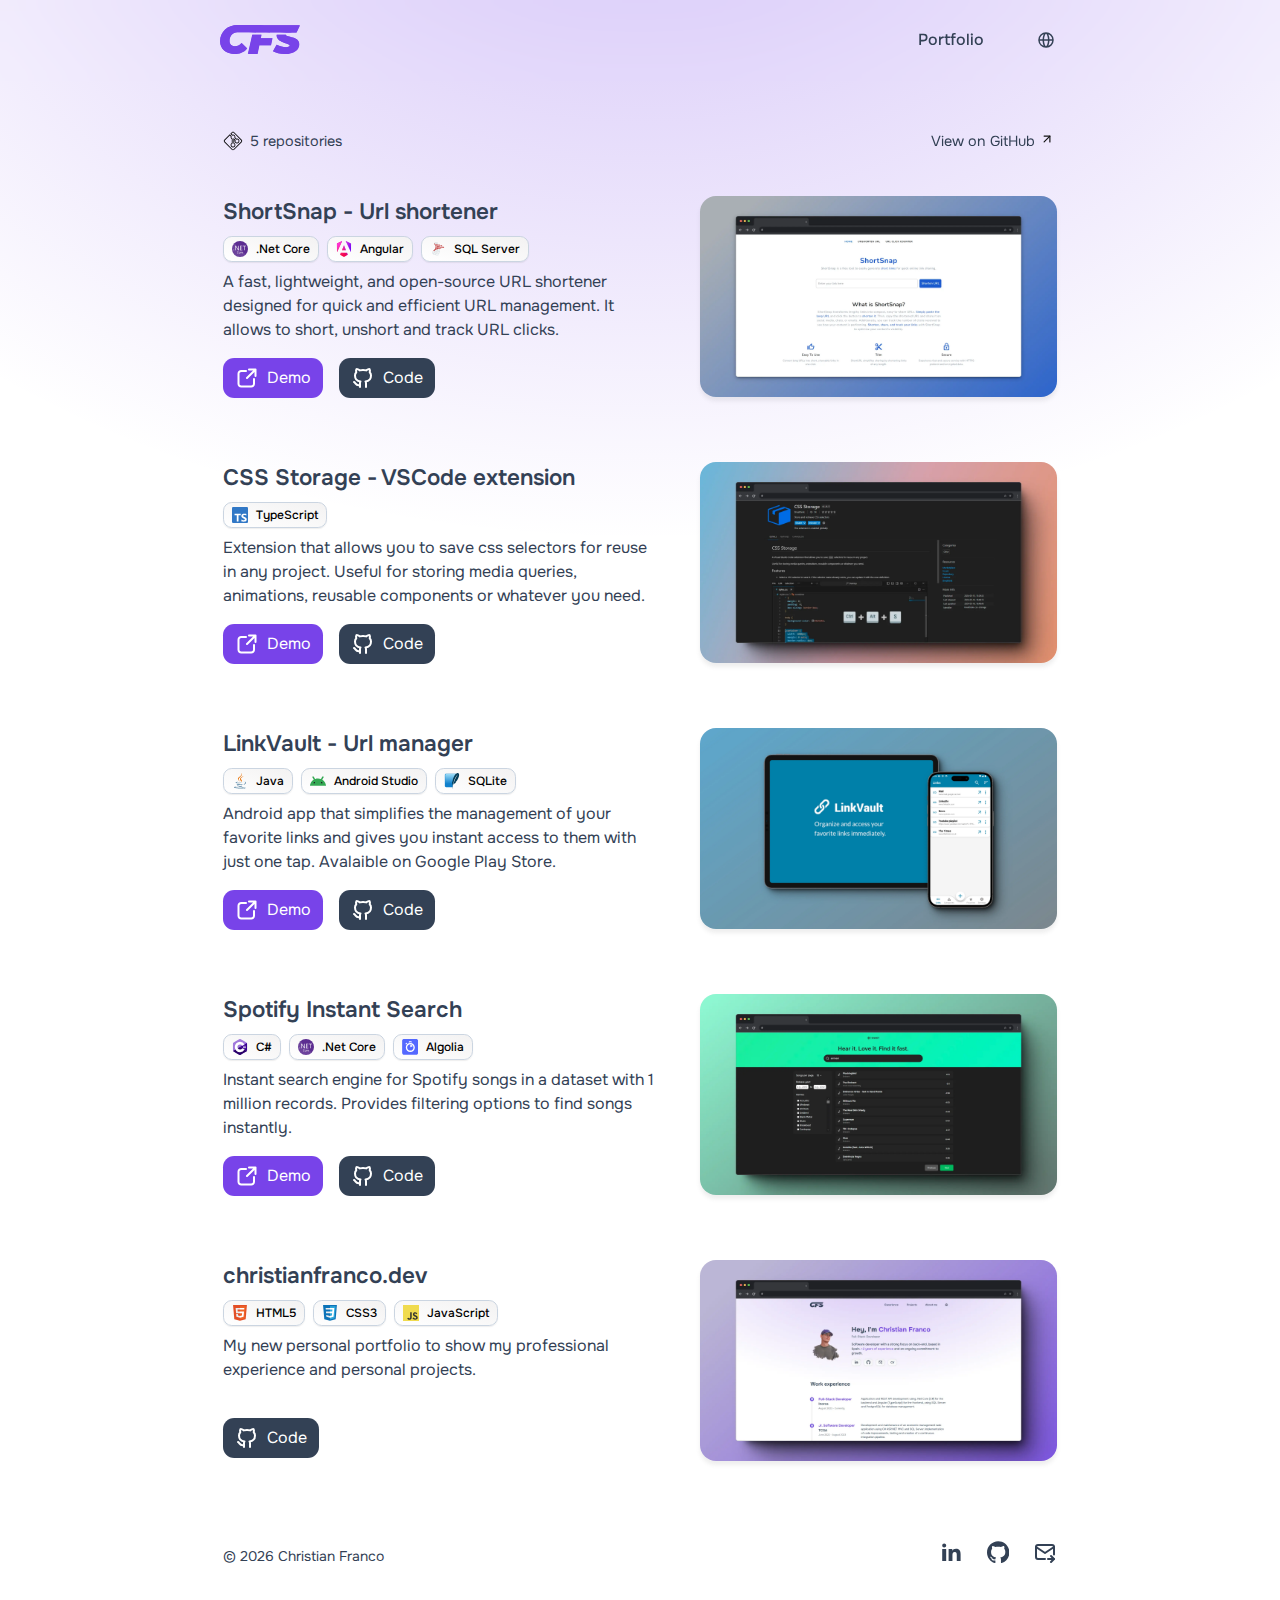
<file: projects.html>
<!DOCTYPE html>
<html lang="en">
  <head>
    <meta charset="UTF-8" />
    <meta name="viewport" content="width=device-width, initial-scale=1.0" />
    <link rel="stylesheet" href="styles.css" />
    <script src="script.js"></script>
    <link
      rel="icon"
      href="/assets/svg/logo.svg"
      type="image/x-icon"
      sizes="any"
    />
    <title>Projects - Christian Franco</title>
  </head>
  <body>
    <div class="background"></div>

    <div id="header" class="header-container">
      <header>
        <div class="logo">
          <img
            src="/assets/svg/logo.svg"
            onclick="scrollToTop()"
            alt="Personal logo"
          />
        </div>
        <nav id="nav">
          <ul>
            <li>
              <a class="underline pad-bottom" onclick="redirect('/')"
                >Portfolio</a
              >
            </li>
            <li class="change-language" onclick="showLanguageMenu()">
              <div class="lang-hover">
                <svg
                  xmlns="http://www.w3.org/2000/svg"
                  viewBox="0 0 16 16"
                  aria-hidden="true"
                  role="presentation"
                  focusable="false"
                >
                  <path
                    d="M8 .25a7.77 7.77 0 0 1 7.75 7.78 7.75 7.75 0 0 1-7.52 7.72h-.25A7.75 7.75 0 0 1 .25 8.24v-.25A7.75 7.75 0 0 1 8 .25zm1.95 8.5h-3.9c.15 2.9 1.17 5.34 1.88 5.5H8c.68 0 1.72-2.37 1.93-5.23zm4.26 0h-2.76c-.09 1.96-.53 3.78-1.18 5.08A6.26 6.26 0 0 0 14.17 9zm-9.67 0H1.8a6.26 6.26 0 0 0 3.94 5.08 12.59 12.59 0 0 1-1.16-4.7l-.03-.38zm1.2-6.58-.12.05a6.26 6.26 0 0 0-3.83 5.03h2.75c.09-1.83.48-3.54 1.06-4.81zm2.25-.42c-.7 0-1.78 2.51-1.94 5.5h3.9c-.15-2.9-1.18-5.34-1.89-5.5h-.07zm2.28.43.03.05a12.95 12.95 0 0 1 1.15 5.02h2.75a6.28 6.28 0 0 0-3.93-5.07z"
                  ></path>
                </svg>
              </div>
              <div id="language-options">
                <a><span class="purple">English</span></a>
                <span class="separator"></span>
                <a href="/proyectos" onclick="changeLanguage('es')"
                  ><span>Spanish</span></a
                >
              </div>
            </li>
          </ul>
        </nav>
        <div class="hamburger-menu">
          <input
            id="menu-toggle"
            type="checkbox"
            onclick="showHideMenu()"
            aria-label="Menu toggle"
          />
          <label class="menu-button" for="menu-toggle">
            <span></span>
          </label>
        </div>
      </header>
    </div>

    <section id="projects" class="projects section">
      <div class="projects-data">
        <span class="repos"
          ><svg
            xmlns="http://www.w3.org/2000/svg"
            x="0px"
            y="0px"
            width="20"
            height="20"
            viewBox="0 0 50 50"
          >
            <path
              d="M 25 4 C 25.566406 4 26.097656 4.21875 26.496094 4.621094 L 45.378906 23.503906 C 46.207031 24.328125 46.207031 25.671875 45.378906 26.496094 L 26.496094 45.378906 C 26.097656 45.78125 25.566406 46 25 46 C 24.433594 46 23.902344 45.78125 23.503906 45.378906 L 4.621094 26.496094 C 3.792969 25.671875 3.792969 24.328125 4.621094 23.503906 L 16.941406 11.183594 L 19.214844 13.457031 C 18.667969 15.488281 19.21875 17.703125 20.757813 19.242188 C 21.125 19.609375 21.542969 19.925781 22 20.1875 L 22 29.816406 C 20.179688 30.867188 19 32.824219 19 35 C 19 38.308594 21.691406 41 25 41 C 28.308594 41 31 38.308594 31 35 C 31 32.824219 29.820313 30.867188 28 29.816406 L 28 22.242188 L 29.214844 23.457031 C 28.667969 25.488281 29.21875 27.703125 30.757813 29.242188 C 31.890625 30.375 33.398438 31 35 31 C 36.601563 31 38.109375 30.375 39.242188 29.242188 C 41.582031 26.902344 41.582031 23.097656 39.242188 20.757813 C 38.113281 19.628906 36.617188 19.007813 35.019531 19.007813 C 34.492188 19.007813 33.964844 19.078125 33.457031 19.214844 L 30.785156 16.542969 C 31.332031 14.511719 30.78125 12.296875 29.242188 10.757813 C 28.113281 9.628906 26.617188 9.007813 25.019531 9.007813 C 24.492188 9.007813 23.964844 9.078125 23.457031 9.214844 L 21.183594 6.941406 L 23.503906 4.621094 C 23.902344 4.21875 24.433594 4 25 4 M 25 2 C 23.945313 2 22.890625 2.402344 22.089844 3.207031 L 18.355469 6.941406 L 22.976563 11.5625 C 23.605469 11.195313 24.3125 11.007813 25.019531 11.007813 C 26.035156 11.007813 27.050781 11.394531 27.828125 12.171875 C 29.144531 13.488281 29.335938 15.488281 28.433594 17.019531 L 32.976563 21.5625 C 33.605469 21.195313 34.3125 21.007813 35.019531 21.007813 C 36.035156 21.007813 37.050781 21.394531 37.828125 22.171875 C 39.390625 23.734375 39.390625 26.265625 37.828125 27.828125 C 37.046875 28.609375 36.023438 29 35 29 C 33.976563 29 32.953125 28.609375 32.171875 27.828125 C 30.855469 26.511719 30.664063 24.511719 31.566406 22.976563 L 27.023438 18.433594 C 26.699219 18.625 26.355469 18.765625 26 18.855469 L 26 31.140625 C 27.722656 31.585938 29 33.136719 29 35 C 29 37.210938 27.210938 39 25 39 C 22.792969 39 21 37.210938 21 35 C 21 33.136719 22.277344 31.585938 24 31.140625 L 24 18.855469 C 23.332031 18.683594 22.695313 18.351563 22.171875 17.828125 C 20.855469 16.511719 20.664063 14.511719 21.566406 12.980469 L 16.941406 8.355469 L 3.207031 22.089844 C 1.597656 23.695313 1.597656 26.304688 3.207031 27.910156 L 22.089844 46.792969 C 22.890625 47.597656 23.945313 48 25 48 C 26.054688 48 27.109375 47.597656 27.910156 46.792969 L 46.792969 27.910156 C 48.402344 26.304688 48.402344 23.695313 46.792969 22.089844 L 27.910156 3.207031 C 27.109375 2.402344 26.054688 2 25 2 Z"
            ></path>
          </svg>
          5 repositories</span
        >
        <a
          href="https://github.com/c-franco?tab=repositories"
          target="_blank"
          class="view-github"
          ><div class="pad-bottom underline">
            View on GitHub<svg
              width="14"
              height="14"
              stroke="#111"
              stroke-width="2"
              class="lucide-icon lucide lucide-arrow-right opacity-70 duration-200 group-hover:translate-x-[2px] group-hover:opacity-100"
              xmlns="http://www.w3.org/2000/svg"
              viewBox="0 0 24 24"
              fill="none"
              stroke-linecap="round"
              stroke-linejoin="round"
            >
              <path d="M5 12h14"></path>
              <path d="m12 5 7 7-7 7"></path>
            </svg>
          </div>
        </a>
      </div>
      <div class="project-list">
        <article class="project">
          <div class="project-info project-info-right">
            <h3 class="project-title">ShortSnap - Url shortener</h3>
            <div class="project-container">
              <ul class="project-stack">
                <li>
                  <span class="netcore">
                    <svg
                      id="Layer_1"
                      xmlns="http://www.w3.org/2000/svg"
                      viewBox="0 0 64 64"
                    >
                      <defs>
                        <style>
                          .cls-1 {
                            fill: #5c2d91;
                          }
                          .cls-2,
                          .cls-3 {
                            fill: #fff;
                          }
                          .cls-2 {
                            opacity: 0.1;
                          }
                          .cls-4 {
                            fill: #f2f2f2;
                          }
                        </style>
                      </defs>
                      <title>logo_NETcore</title>
                      <circle class="cls-1" cx="32" cy="32" r="32" />
                      <path class="cls-2" d="M9.82,9A32,32,0,1,0,55,54.18Z" />
                      <path
                        class="cls-3"
                        d="M7.4,37.25a1.35,1.35,0,0,1-1-.42,1.38,1.38,0,0,1-.41-1,1.4,1.4,0,0,1,.41-1,1.34,1.34,0,0,1,1-.43,1.37,1.37,0,0,1,1,.43,1.39,1.39,0,0,1,.42,1,1.37,1.37,0,0,1-.42,1A1.38,1.38,0,0,1,7.4,37.25Z"
                      />
                      <path
                        class="cls-3"
                        d="M27.27,37H24.65L15.28,22.46a6,6,0,0,1-.58-1.14h-.08a18.72,18.72,0,0,1,.1,2.5V37H12.59V18.77h2.77l9.12,14.28q.57.89.74,1.22h.05a19.28,19.28,0,0,1-.13-2.68V18.77h2.13Z"
                      />
                      <path
                        class="cls-3"
                        d="M41.69,37H32V18.77h9.24V20.7H34.18v6.06h6.58v1.92H34.18V35h7.52Z"
                      />
                      <path
                        class="cls-3"
                        d="M56,20.7H50.7V37H48.57V20.7H43.33V18.77H56Z"
                      />
                      <path
                        class="cls-4"
                        d="M26.12,49.4a4.93,4.93,0,0,1-2.32.49,3.74,3.74,0,0,1-2.87-1.15,4.26,4.26,0,0,1-1.08-3,4.46,4.46,0,0,1,1.21-3.26,4.12,4.12,0,0,1,3.08-1.24,4.93,4.93,0,0,1,2,.35v1a4,4,0,0,0-2-.5,3.06,3.06,0,0,0-2.35,1,3.64,3.64,0,0,0-.9,2.58,3.47,3.47,0,0,0,.84,2.45,2.86,2.86,0,0,0,2.21.91,4.14,4.14,0,0,0,2.19-.56Z"
                      />
                      <path
                        class="cls-4"
                        d="M30.21,49.89A2.78,2.78,0,0,1,28.08,49a3.11,3.11,0,0,1-.79-2.23,3.24,3.24,0,0,1,.83-2.36,3,3,0,0,1,2.23-.85,2.69,2.69,0,0,1,2.09.83,3.28,3.28,0,0,1,.75,2.29,3.22,3.22,0,0,1-.81,2.3A2.84,2.84,0,0,1,30.21,49.89Zm.07-5.47a1.83,1.83,0,0,0-1.46.63,2.59,2.59,0,0,0-.54,1.74,2.45,2.45,0,0,0,.54,1.68,1.85,1.85,0,0,0,1.46.62,1.76,1.76,0,0,0,1.43-.6,2.62,2.62,0,0,0,.5-1.72,2.66,2.66,0,0,0-.5-1.73A1.75,1.75,0,0,0,30.28,44.42Z"
                      />
                      <path
                        class="cls-4"
                        d="M37.86,44.72a1.18,1.18,0,0,0-.73-.19,1.23,1.23,0,0,0-1,.58,2.68,2.68,0,0,0-.41,1.58v3.06h-1v-6h1V45h0a2.1,2.1,0,0,1,.63-1,1.43,1.43,0,0,1,.94-.35,1.57,1.57,0,0,1,.57.08Z"
                      />
                      <path
                        class="cls-4"
                        d="M43.72,47H39.49A2.24,2.24,0,0,0,40,48.54a1.86,1.86,0,0,0,1.42.54,3,3,0,0,0,1.86-.67v.9a3.48,3.48,0,0,1-2.09.57,2.54,2.54,0,0,1-2-.82,3.35,3.35,0,0,1-.73-2.3,3.28,3.28,0,0,1,.79-2.28,2.55,2.55,0,0,1,2-.88,2.26,2.26,0,0,1,1.82.76,3.18,3.18,0,0,1,.64,2.12Zm-1-.81a2,2,0,0,0-.4-1.29,1.37,1.37,0,0,0-1.1-.46,1.55,1.55,0,0,0-1.15.49,2.21,2.21,0,0,0-.59,1.27Z"
                      />
                    </svg>
                    .Net Core
                  </span>
                </li>
                <li>
                  <span class="angular">
                    <svg
                      xmlns="http://www.w3.org/2000/svg"
                      fill="none"
                      viewBox="0 0 242 256"
                    >
                      <g clip-path="url(#a)">
                        <mask
                          id="b"
                          width="242"
                          height="256"
                          x="0"
                          y="0"
                          maskUnits="userSpaceOnUse"
                          style="mask-type: luminance"
                        >
                          <path fill="#fff" d="M0 0h242v256H0V0Z" />
                        </mask>
                        <g mask="url(#b)">
                          <path
                            fill="url(#c)"
                            d="m241 43-9 136L149 0l92 43Zm-58 176-62 36-63-36 12-31h101l12 31ZM121 68l32 80H88l33-80ZM9 179 0 43 92 0 9 179Z"
                          />
                          <path
                            fill="url(#d)"
                            d="m241 43-9 136L149 0l92 43Zm-58 176-62 36-63-36 12-31h101l12 31ZM121 68l32 80H88l33-80ZM9 179 0 43 92 0 9 179Z"
                          />
                        </g>
                      </g>
                      <defs>
                        <linearGradient
                          id="c"
                          x1="53.2"
                          x2="245"
                          y1="231.9"
                          y2="140.7"
                          gradientUnits="userSpaceOnUse"
                        >
                          <stop stop-color="#E40035" />
                          <stop offset=".2" stop-color="#F60A48" />
                          <stop offset=".4" stop-color="#F20755" />
                          <stop offset=".5" stop-color="#DC087D" />
                          <stop offset=".7" stop-color="#9717E7" />
                          <stop offset="1" stop-color="#6C00F5" />
                        </linearGradient>
                        <linearGradient
                          id="d"
                          x1="44.5"
                          x2="170"
                          y1="30.7"
                          y2="174"
                          gradientUnits="userSpaceOnUse"
                        >
                          <stop stop-color="#FF31D9" />
                          <stop
                            offset="1"
                            stop-color="#FF5BE1"
                            stop-opacity="0"
                          />
                        </linearGradient>
                        <clipPath id="a">
                          <path fill="#fff" d="M0 0h242v256H0z" />
                        </clipPath>
                      </defs>
                    </svg>
                    Angular
                  </span>
                </li>
                <li>
                  <span class="sqlserver">
                    <svg
                      viewBox="0 0 48 48"
                      xmlns="http://www.w3.org/2000/svg"
                      width="48"
                      height="48"
                    >
                      <path
                        fill="#cfd8dc"
                        d="M23.084 11.277c-1.633-2.449-1.986-5.722-2.063-7.067-4.148.897-8.269 2.506-8.031 3.691.03.149.218.328.53.502l-.488.873c-.596-.334-.931-.719-1.022-1.179-.269-1.341 1.25-2.554 4.642-3.709a42.152 42.152 0 0 1 4.751-1.279l.597-.12V3.6c0 .042.026 4.288 1.916 7.123l-.832.554zM24.751 43H24.5c-8.192 0-17.309-2.573-18.386-6.879-.657-2.63 1.492-5.536 6.214-8.401l.52.854c-4.249 2.579-6.296 5.172-5.763 7.305.935 3.738 9.575 6.068 17.153 6.12.901-1.347 5.742-9.26 2.979-19.873l.967-.252c3.149 12.092-3.218 20.837-3.282 20.924l-.151.202z"
                      />
                      <path
                        fill="#cfd8dc"
                        d="M9.931 39.306c-.539 0-.806-.059-.85-.07a.498.498 0 0 1-.233-.84c.072-.072 7.197-7.208 8.159-12.978l.986.164c-.827 4.964-5.715 10.623-7.656 12.707 1.939-.111 6.835-1.019 16.234-6.28-7.335-.804-8.495-6.676-8.507-6.739l.983-.181c.047.246 1.226 6.011 9.244 6.011h.008a.5.5 0 0 1 .251.933c-11.235 6.509-16.683 7.272-18.619 7.273z"
                      />
                      <path
                        fill="#cfd8dc"
                        d="M14.524 41.7a.499.499 0 0 1-.291-.907c.034-.025 1.813-1.338 3.706-4.228a19.896 19.896 0 0 1-2.196-1.137c-.888-.533-1.559-1.105-2.06-1.691-2.57.678-4.942.946-7.025.769l.084-.996c1.876.159 4.009-.063 6.321-.64-1.573-2.688-.129-5.356-.109-5.392l.874.487c-.067.122-1.265 2.37.249 4.633 2.201-.632 4.549-1.567 6.979-2.782a32.189 32.189 0 0 0 1.225-6.276.501.501 0 0 1 .706-.406c.032.015 3.264 1.491 5.604 2.454a.5.5 0 0 1 .091.876 62.494 62.494 0 0 1-6.778 4.042 27.19 27.19 0 0 1-2.459 5.591c3.702 1.383 6.915 1.404 6.956 1.404a.5.5 0 0 1 .243.938c-4.54 2.522-11.767 3.232-12.072 3.261h-.048zm4.385-4.733c-1.04 1.614-2.062 2.773-2.826 3.53 1.998-.294 5.501-.938 8.408-2.139a23.733 23.733 0 0 1-5.582-1.391zm-4.142-3.536c.393.392.883.775 1.49 1.14.736.442 1.483.817 2.22 1.135a26.116 26.116 0 0 0 2.142-4.568c-2.021.962-3.983 1.73-5.852 2.293zm8.435-9.102a33.95 33.95 0 0 1-.913 4.85 62.45 62.45 0 0 0 5.062-3.026 207.1 207.1 0 0 1-4.149-1.824zM17.924 10.6a.504.504 0 0 1-.325-.12c-1.61-1.378-3.505-4.182-3.585-4.301a.5.5 0 0 1 .654-.718c.011.003.938.385 7.217 1.431a.499.499 0 0 1 .29.828c-1.758 1.953-3.979 2.813-4.073 2.848a.527.527 0 0 1-.178.032zm-2.277-3.854c.631.849 1.54 1.996 2.372 2.769a11.186 11.186 0 0 0 2.744-1.798c-2.583-.441-4.159-.755-5.116-.971z"
                      />
                      <path
                        fill="#b71c1c"
                        d="M21.843 24.4a.5.5 0 0 1-.497-.552c.292-2.749-3.926-3.852-3.969-3.862a.5.5 0 0 1-.23-.838c.207-.207 5.139-5.098 11.327-7.784a.5.5 0 0 1 .689.559c-1.186 5.744-6.71 12.044-6.944 12.309a.51.51 0 0 1-.376.168zm-3.388-5.115c1.184.445 3.258 1.475 3.783 3.356 1.449-1.808 4.542-5.973 5.697-9.934-4.387 2.11-8.081 5.292-9.48 6.578z"
                      />
                      <path
                        fill="#b71c1c"
                        d="m13.079 28.36-.475-.88c1.883-1.015 4.04-2.883 5.807-5.054-1.504 1.03-2.365 1.735-2.392 1.758l-.639-.77c.039-.032 1.764-1.447 4.631-3.22.787-1.266 1.392-2.568 1.703-3.816.053-.212.099-.417.136-.615-1.925-.687-3.701-1.094-4.921-1.269a.5.5 0 0 1-.297-.835c.085-.092 2.116-2.268 4.654-3.463a.5.5 0 0 1 .581.114c.067.073 1.44 1.615 1.091 4.805 1.155.45 2.345.997 3.491 1.648 2.759-1.24 5.892-2.356 9.229-3.03a.51.51 0 0 1 .481.168c.117.14.149.333.083.503-1.3 3.332-4.786 6.891-4.934 7.041a.503.503 0 0 1-.748-.04c-1.12-1.408-2.584-2.574-4.163-3.523a55.136 55.136 0 0 0-5.684 3.049c-2.02 3.153-5.069 6.048-7.634 7.429zm14.413-10.964c1.29.832 2.491 1.81 3.484 2.948.828-.898 2.815-3.168 3.942-5.422-2.65.61-5.158 1.493-7.426 2.474zm-4.693-1.274c-.033.163-.071.33-.113.5-.21.839-.544 1.701-.972 2.561a56.183 56.183 0 0 1 3.618-1.898 25.476 25.476 0 0 0-2.533-1.163zm-4.751-2.45c1.111.218 2.48.574 3.941 1.086.152-1.843-.346-2.972-.647-3.472-1.376.718-2.581 1.728-3.294 2.386z"
                      />
                      <path
                        fill="#b71c1c"
                        d="M18.05 18.5c0 4.38-3.65 7.86-6.28 10.4-.44.43-1.93.5-1.93.5.37-.38.79-.78 1.24-1.21 2.5-2.42 5.97-5.73 5.97-9.69 0-4.69-1.89-6.54-3.38-8.02-.66-.67-1.22-1.31-1.56-2.09l.31-.13c.34.15.73.32 1.03.45.24.35.56.69.93 1.06 1.53 1.53 3.67 3.63 3.67 8.73z"
                      />
                      <path
                        fill="#b71c1c"
                        d="M42.935 19.794s-.605.086-.775.106c-8.76.97-17.8 3.49-22.97 5.56-1.87.75-3.81 1.66-5.58 2.68-.01.01-.02.01-.04.02-1.04.6-3.57 1.84-5.62 2.93 3-3.19 8.62-5.65 10.86-6.55 5.07-2.03 13.78-4.48 22.35-5.53-1.01-1.18-3.48-3.68-8.34-5.54-2.84-1.1-7.16-1.72-10.97-2.27-6.06-.87-9.51-1.45-9.84-3.1-.07-.33-.02-.66.13-.98.33.54.8.92 1.11 1.14.15.1.26.16.3.18l.01.01c1.42.75 5.25 1.3 8.44 1.76 3.86.56 8.23 1.19 11.18 2.32 6.87 2.65 9.24 6.44 9.34 6.6.09.15.415.664.415.664z"
                      />
                    </svg>
                    SQL Server
                  </span>
                </li>
              </ul>
              <div class="project-text">
                A fast, lightweight, and open-source URL shortener designed for
                quick and efficient URL management. It allows to short, unshort
                and track URL clicks.
              </div>
              <footer class="project-buttons">
                <a
                  href="https://shortsnap.vercel.app/"
                  target="_blank"
                  class="preview"
                >
                  <svg
                    xmlns="http://www.w3.org/2000/svg"
                    x="0px"
                    y="0px"
                    width="24"
                    height="24"
                    viewBox="0 0 48 48"
                    fill="white"
                  >
                    <path
                      d="M 40.960938 4.9804688 A 2.0002 2.0002 0 0 0 40.740234 5 L 28 5 A 2.0002 2.0002 0 1 0 28 9 L 36.171875 9 L 22.585938 22.585938 A 2.0002 2.0002 0 1 0 25.414062 25.414062 L 39 11.828125 L 39 20 A 2.0002 2.0002 0 1 0 43 20 L 43 7.2460938 A 2.0002 2.0002 0 0 0 40.960938 4.9804688 z M 12.5 8 C 8.3826878 8 5 11.382688 5 15.5 L 5 35.5 C 5 39.617312 8.3826878 43 12.5 43 L 32.5 43 C 36.617312 43 40 39.617312 40 35.5 L 40 26 A 2.0002 2.0002 0 1 0 36 26 L 36 35.5 C 36 37.446688 34.446688 39 32.5 39 L 12.5 39 C 10.553312 39 9 37.446688 9 35.5 L 9 15.5 C 9 13.553312 10.553312 12 12.5 12 L 22 12 A 2.0002 2.0002 0 1 0 22 8 L 12.5 8 z"
                    ></path>
                  </svg>
                  Demo
                </a>
                <a
                  class="code"
                  href="https://github.com/c-franco/shortsnap"
                  target="_blank"
                >
                  <svg
                    class="size-6"
                    xmlns="http://www.w3.org/2000/svg"
                    width="24"
                    height="24"
                    viewBox="0 0 24 24"
                    stroke-width="2"
                    stroke="currentColor"
                    fill="none"
                    stroke-linecap="round"
                    stroke-linejoin="round"
                  >
                    <path stroke="none" d="M0 0h24v24H0z" fill="none"></path>
                    <path
                      d="M9 19c-4.3 1.4 -4.3 -2.5 -6 -3m12 5v-3.5c0 -1 .1 -1.4 -.5 -2c2.8 -.3 5.5 -1.4 5.5 -6a4.6 4.6 0 0 0 -1.3 -3.2a4.2 4.2 0 0 0 -.1 -3.2s-1.1 -.3 -3.5 1.3a12.3 12.3 0 0 0 -6.2 0c-2.4 -1.6 -3.5 -1.3 -3.5 -1.3a4.2 4.2 0 0 0 -.1 3.2a4.6 4.6 0 0 0 -1.3 3.2c0 4.6 2.7 5.7 5.5 6c-.6 .6 -.6 1.2 -.5 2v3.5"
                    ></path>
                  </svg>
                  Code
                </a>
              </footer>
            </div>
          </div>
          <div class="project-img">
            <div class="img-border">
              <img src="/assets/img/shortsnap.webp" alt="App image" />
            </div>
          </div>
        </article>

        <article class="project">
          <div class="project-info project-info-right">
            <h3 class="project-title">CSS Storage - VSCode extension</h3>
            <div class="project-container">
              <ul class="project-stack">
                <li>
                  <span>
                    <svg
                      viewBox="0 0 256 256"
                      width="256"
                      height="256"
                      xmlns="http://www.w3.org/2000/svg"
                      preserveAspectRatio="xMidYMid"
                    >
                      <path
                        d="M20 0h216c11.046 0 20 8.954 20 20v216c0 11.046-8.954 20-20 20H20c-11.046 0-20-8.954-20-20V20C0 8.954 8.954 0 20 0Z"
                        fill="#3178C6"
                      />
                      <path
                        d="M150.518 200.475v27.62c4.492 2.302 9.805 4.028 15.938 5.179 6.133 1.151 12.597 1.726 19.393 1.726 6.622 0 12.914-.633 18.874-1.899 5.96-1.266 11.187-3.352 15.678-6.257 4.492-2.906 8.048-6.704 10.669-11.394 2.62-4.689 3.93-10.486 3.93-17.391 0-5.006-.749-9.394-2.246-13.163a30.748 30.748 0 0 0-6.479-10.055c-2.821-2.935-6.205-5.567-10.149-7.898-3.945-2.33-8.394-4.531-13.347-6.602-3.628-1.497-6.881-2.949-9.761-4.359-2.879-1.41-5.327-2.848-7.342-4.316-2.016-1.467-3.571-3.021-4.665-4.661-1.094-1.64-1.641-3.495-1.641-5.567 0-1.899.489-3.61 1.468-5.135s2.362-2.834 4.147-3.927c1.785-1.094 3.973-1.942 6.565-2.547 2.591-.604 5.471-.906 8.638-.906 2.304 0 4.737.173 7.299.518 2.563.345 5.14.877 7.732 1.597a53.669 53.669 0 0 1 7.558 2.719 41.7 41.7 0 0 1 6.781 3.797v-25.807c-4.204-1.611-8.797-2.805-13.778-3.582-4.981-.777-10.697-1.165-17.147-1.165-6.565 0-12.784.705-18.658 2.115-5.874 1.409-11.043 3.61-15.506 6.602-4.463 2.993-7.99 6.805-10.582 11.437-2.591 4.632-3.887 10.17-3.887 16.615 0 8.228 2.375 15.248 7.127 21.06 4.751 5.811 11.963 10.731 21.638 14.759a291.458 291.458 0 0 1 10.625 4.575c3.283 1.496 6.119 3.049 8.509 4.66 2.39 1.611 4.276 3.366 5.658 5.265 1.382 1.899 2.073 4.057 2.073 6.474a9.901 9.901 0 0 1-1.296 4.963c-.863 1.524-2.174 2.848-3.93 3.97-1.756 1.122-3.945 1.999-6.565 2.632-2.62.633-5.687.95-9.2.95-5.989 0-11.92-1.05-17.794-3.151-5.875-2.1-11.317-5.25-16.327-9.451Zm-46.036-68.733H140V109H41v22.742h35.345V233h28.137V131.742Z"
                        fill="#FFF"
                      />
                    </svg>
                    TypeScript
                  </span>
                </li>
              </ul>
              <div class="project-text">
                Extension that allows you to save css selectors for reuse in any
                project. Useful for storing media queries, animations, reusable
                components or whatever you need.
              </div>
              <footer class="project-buttons">
                <a
                  class="preview"
                  href="https://marketplace.visualstudio.com/items?itemName=Breathink.css-storage"
                  target="_blank"
                >
                  <svg
                    xmlns="http://www.w3.org/2000/svg"
                    x="0px"
                    y="0px"
                    width="24"
                    height="24"
                    viewBox="0 0 48 48"
                    fill="white"
                  >
                    <path
                      d="M 40.960938 4.9804688 A 2.0002 2.0002 0 0 0 40.740234 5 L 28 5 A 2.0002 2.0002 0 1 0 28 9 L 36.171875 9 L 22.585938 22.585938 A 2.0002 2.0002 0 1 0 25.414062 25.414062 L 39 11.828125 L 39 20 A 2.0002 2.0002 0 1 0 43 20 L 43 7.2460938 A 2.0002 2.0002 0 0 0 40.960938 4.9804688 z M 12.5 8 C 8.3826878 8 5 11.382688 5 15.5 L 5 35.5 C 5 39.617312 8.3826878 43 12.5 43 L 32.5 43 C 36.617312 43 40 39.617312 40 35.5 L 40 26 A 2.0002 2.0002 0 1 0 36 26 L 36 35.5 C 36 37.446688 34.446688 39 32.5 39 L 12.5 39 C 10.553312 39 9 37.446688 9 35.5 L 9 15.5 C 9 13.553312 10.553312 12 12.5 12 L 22 12 A 2.0002 2.0002 0 1 0 22 8 L 12.5 8 z"
                    ></path>
                  </svg>
                  Demo
                </a>
                <a
                  class="code"
                  href="https://github.com/c-franco/css-storage-extension"
                  target="_blank"
                >
                  <svg
                    class="size-6"
                    xmlns="http://www.w3.org/2000/svg"
                    width="24"
                    height="24"
                    viewBox="0 0 24 24"
                    stroke-width="2"
                    stroke="currentColor"
                    fill="none"
                    stroke-linecap="round"
                    stroke-linejoin="round"
                  >
                    <path stroke="none" d="M0 0h24v24H0z" fill="none"></path>
                    <path
                      d="M9 19c-4.3 1.4 -4.3 -2.5 -6 -3m12 5v-3.5c0 -1 .1 -1.4 -.5 -2c2.8 -.3 5.5 -1.4 5.5 -6a4.6 4.6 0 0 0 -1.3 -3.2a4.2 4.2 0 0 0 -.1 -3.2s-1.1 -.3 -3.5 1.3a12.3 12.3 0 0 0 -6.2 0c-2.4 -1.6 -3.5 -1.3 -3.5 -1.3a4.2 4.2 0 0 0 -.1 3.2a4.6 4.6 0 0 0 -1.3 3.2c0 4.6 2.7 5.7 5.5 6c-.6 .6 -.6 1.2 -.5 2v3.5"
                    ></path>
                  </svg>
                  Code
                </a>
              </footer>
            </div>
          </div>
          <div class="project-img">
            <div class="img-border">
              <img src="/assets/img/css-storage.webp" alt="" />
            </div>
          </div>
        </article>

        <article class="project">
          <div class="project-info project-info-right">
            <h3 class="project-title">LinkVault - Url manager</h3>
            <div class="project-container">
              <ul class="project-stack">
                <li>
                  <span>
                    <svg
                      xmlns="http://www.w3.org/2000/svg"
                      preserveAspectRatio="xMidYMid"
                      viewBox="0 0 256 346"
                    >
                      <path
                        d="M83 267s-14 8 9 11c27 3 41 2 71-3 0 0 8 5 19 9-67 29-153-2-99-17M74 230s-15 11 8 13c29 3 52 3 92-4 0 0 6 5 15 8-82 24-173 2-115-17"
                        fill="#5382A1"
                      />
                      <path
                        d="M144 166c17 19-4 36-4 36s42-22 22-49c-18-26-32-38 44-82 0 0-119 29-62 95"
                        fill="#E76F00"
                      />
                      <path
                        d="M233 295s10 8-10 15c-39 12-163 15-197 0-12-5 11-13 18-14l12-2c-14-9-89 19-38 28 138 22 251-10 215-27M89 190s-63 15-22 21c17 2 51 2 83-1 26-2 52-7 52-7l-16 9c-64 16-187 8-151-9 30-14 54-13 54-13M202 253c64-33 34-66 13-61l-7 2s2-3 6-5c41-14 73 43-14 66l2-2"
                        fill="#5382A1"
                      />
                      <path
                        d="M162 0s36 36-34 91c-56 45-12 70 0 99-32-30-56-56-40-80 23-35 89-53 74-110"
                        fill="#E76F00"
                      />
                      <path
                        d="M95 345c62 4 158-3 160-32 0 0-4 11-51 20-53 10-119 9-158 2 0 0 8 7 49 10"
                        fill="#5382A1"
                      />
                    </svg>
                    Java
                  </span>
                </li>
                <li>
                  <span>
                    <svg
                      xmlns="http://www.w3.org/2000/svg"
                      width="256"
                      height="150"
                      preserveAspectRatio="xMidYMid"
                      viewBox="0 0 256 150"
                    >
                      <path
                        fill="#34A853"
                        d="M255.285 143.47c-.084-.524-.164-1.042-.251-1.56a128.119 128.119 0 0 0-12.794-38.288 128.778 128.778 0 0 0-23.45-31.86 129.166 129.166 0 0 0-22.713-18.005c.049-.08.09-.168.14-.25 2.582-4.461 5.172-8.917 7.755-13.38l7.576-13.068c1.818-3.126 3.632-6.26 5.438-9.386a11.776 11.776 0 0 0 .662-10.484 11.668 11.668 0 0 0-4.823-5.536 11.85 11.85 0 0 0-5.004-1.61 11.963 11.963 0 0 0-2.218.018 11.738 11.738 0 0 0-8.968 5.798c-1.814 3.127-3.628 6.26-5.438 9.386l-7.576 13.069c-2.583 4.462-5.173 8.918-7.755 13.38-.282.487-.567.973-.848 1.467-.392-.157-.78-.313-1.172-.462-14.24-5.43-29.688-8.4-45.836-8.4-.442 0-.879 0-1.324.006-14.357.143-28.152 2.64-41.022 7.12a119.434 119.434 0 0 0-4.42 1.642c-.262-.455-.532-.911-.79-1.367-2.583-4.462-5.173-8.918-7.755-13.38L65.123 15.25c-1.818-3.126-3.632-6.259-5.439-9.386A11.736 11.736 0 0 0 48.5.048 11.71 11.71 0 0 0 43.49 1.66a11.716 11.716 0 0 0-4.077 4.063c-.281.474-.532.967-.742 1.473a11.808 11.808 0 0 0-.365 8.188c.259.786.594 1.554 1.023 2.296a3973.32 3973.32 0 0 1 5.439 9.386c2.53 4.357 5.054 8.713 7.58 13.069 2.582 4.462 5.168 8.918 7.75 13.38.02.038.046.075.065.112A129.184 129.184 0 0 0 45.32 64.38a129.693 129.693 0 0 0-22.2 24.015 127.737 127.737 0 0 0-9.34 15.24 128.238 128.238 0 0 0-10.843 28.764 130.743 130.743 0 0 0-1.951 9.524c-.087.518-.167 1.042-.247 1.56A124.978 124.978 0 0 0 0 149.118h256c-.205-1.891-.449-3.77-.734-5.636l.019-.012Z"
                      />
                      <path
                        fill="#202124"
                        d="M194.59 113.712c5.122-3.41 5.867-11.3 1.661-17.62-4.203-6.323-11.763-8.682-16.883-5.273-5.122 3.41-5.868 11.3-1.662 17.621 4.203 6.322 11.764 8.682 16.883 5.272ZM78.518 108.462c4.206-6.321 3.46-14.21-1.662-17.62-5.123-3.41-12.68-1.05-16.886 5.27-4.203 6.323-3.458 14.212 1.662 17.622 5.122 3.41 12.683 1.05 16.886-5.272Z"
                      />
                    </svg>
                    Android Studio
                  </span>
                </li>
                <li>
                  <span>
                    <svg
                      xmlns="http://www.w3.org/2000/svg"
                      width="64"
                      height="64"
                      viewBox="0 0 6.554 6.555"
                      preserveAspectRatio="xMidYMid"
                    >
                      <defs>
                        <linearGradient
                          x1="2.983"
                          y1=".53"
                          x2="2.983"
                          y2="4.744"
                          id="A"
                          gradientUnits="userSpaceOnUse"
                        >
                          <stop stop-color="#97d9f6" offset="0%" />
                          <stop stop-color="#0f80cc" offset="92.024%" />
                          <stop stop-color="#0f80cc" offset="100%" />
                        </linearGradient>
                      </defs>
                      <path
                        d="M4.96.29H.847c-.276 0-.5.226-.5.5v4.536c0 .276.226.5.5.5h2.71c-.03-1.348.43-3.964 1.404-5.54z"
                        fill="#0f80cc"
                      />
                      <path
                        d="M4.81.437H.847c-.196 0-.355.16-.355.355v4.205c.898-.345 2.245-.642 3.177-.628A28.93 28.93 0 0 1 4.811.437z"
                        fill="url(#A)"
                      />
                      <path
                        d="M5.92.142c-.282-.25-.623-.15-.96.148l-.15.146c-.576.61-1.1 1.742-1.276 2.607a2.38 2.38 0 0 1 .148.426l.022.1.022.102s-.005-.02-.026-.08l-.014-.04a.461.461 0 0 0-.009-.022c-.038-.087-.14-.272-.187-.352a8.789 8.789 0 0 0-.103.321c.132.242.212.656.212.656s-.007-.027-.04-.12c-.03-.083-.176-.34-.21-.4-.06.22-.083.368-.062.404.04.07.08.2.115.324a7.52 7.52 0 0 1 .132.666l.005.062a6.11 6.11 0 0 0 .015.75c.026.313.075.582.137.726l.042-.023c-.09-.284-.128-.655-.112-1.084.025-.655.175-1.445.454-2.268C4.548 1.938 5.2.94 5.798.464c-.545.492-1.282 2.084-1.502 2.673-.247.66-.422 1.28-.528 1.873.182-.556.77-.796.77-.796s.29-.356.626-.865l-.645.172-.208.092s.53-.323.987-.47c.627-.987 1.31-2.39.622-3.002"
                        fill="#003b57"
                      />
                    </svg>
                    SQLite
                  </span>
                </li>
              </ul>
              <div class="project-text">
                Android app that simplifies the management of your favorite
                links and gives you instant access to them with just one tap.
                Avalaible on Google Play Store.
              </div>
              <footer class="project-buttons">
                <a
                  class="preview"
                  href="https://play.google.com/store/apps/details?id=com.breathink.linkvault"
                  target="_blank"
                >
                  <svg
                    xmlns="http://www.w3.org/2000/svg"
                    x="0px"
                    y="0px"
                    width="24"
                    height="24"
                    viewBox="0 0 48 48"
                    fill="white"
                  >
                    <path
                      d="M 40.960938 4.9804688 A 2.0002 2.0002 0 0 0 40.740234 5 L 28 5 A 2.0002 2.0002 0 1 0 28 9 L 36.171875 9 L 22.585938 22.585938 A 2.0002 2.0002 0 1 0 25.414062 25.414062 L 39 11.828125 L 39 20 A 2.0002 2.0002 0 1 0 43 20 L 43 7.2460938 A 2.0002 2.0002 0 0 0 40.960938 4.9804688 z M 12.5 8 C 8.3826878 8 5 11.382688 5 15.5 L 5 35.5 C 5 39.617312 8.3826878 43 12.5 43 L 32.5 43 C 36.617312 43 40 39.617312 40 35.5 L 40 26 A 2.0002 2.0002 0 1 0 36 26 L 36 35.5 C 36 37.446688 34.446688 39 32.5 39 L 12.5 39 C 10.553312 39 9 37.446688 9 35.5 L 9 15.5 C 9 13.553312 10.553312 12 12.5 12 L 22 12 A 2.0002 2.0002 0 1 0 22 8 L 12.5 8 z"
                    ></path>
                  </svg>
                  Demo
                </a>
                <a
                  class="code"
                  href="https://github.com/c-franco/link-vault"
                  target="_blank"
                >
                  <svg
                    class="size-6"
                    xmlns="http://www.w3.org/2000/svg"
                    width="24"
                    height="24"
                    viewBox="0 0 24 24"
                    stroke-width="2"
                    stroke="currentColor"
                    fill="none"
                    stroke-linecap="round"
                    stroke-linejoin="round"
                  >
                    <path stroke="none" d="M0 0h24v24H0z" fill="none"></path>
                    <path
                      d="M9 19c-4.3 1.4 -4.3 -2.5 -6 -3m12 5v-3.5c0 -1 .1 -1.4 -.5 -2c2.8 -.3 5.5 -1.4 5.5 -6a4.6 4.6 0 0 0 -1.3 -3.2a4.2 4.2 0 0 0 -.1 -3.2s-1.1 -.3 -3.5 1.3a12.3 12.3 0 0 0 -6.2 0c-2.4 -1.6 -3.5 -1.3 -3.5 -1.3a4.2 4.2 0 0 0 -.1 3.2a4.6 4.6 0 0 0 -1.3 3.2c0 4.6 2.7 5.7 5.5 6c-.6 .6 -.6 1.2 -.5 2v3.5"
                    ></path>
                  </svg>
                  Code
                </a>
              </footer>
            </div>
          </div>
          <div class="project-img">
            <div class="img-border">
              <img src="/assets/img/linkvault.webp" alt="" />
            </div>
          </div>
        </article>

        <article class="project">
          <div class="project-info project-info-right">
            <h3 class="project-title">Spotify Instant Search</h3>
            <div class="project-container">
              <ul class="project-stack">
                <li>
                  <span>
                    <svg
                      xmlns="http://www.w3.org/2000/svg"
                      width="2222"
                      height="2500"
                      preserveAspectRatio="xMidYMid"
                      viewBox="0 -1.43 255.58 290.11"
                    >
                      <path
                        fill="#a179dc"
                        d="M255.57 84.45c0-4.83-1.04-9.1-3.13-12.76a24.4 24.4 0 0 0-9.24-9C209.17 43.05 175.1 23.5 141.1 3.86c-9.17-5.3-18.06-5.1-27.16.27-13.54 7.98-81.35 46.83-101.55 58.53C4.06 67.5.02 74.87 0 84.44v118.37c0 4.72 1 8.9 2.99 12.51 2.05 3.72 5.17 6.82 9.38 9.26 20.21 11.7 88.02 50.55 101.56 58.53 9.11 5.38 18 5.57 27.17.27 34.02-19.64 68.08-39.2 102.1-58.81a24.33 24.33 0 0 0 9.4-9.25c1.99-3.61 2.98-7.8 2.98-12.52l-.01-118.35"
                      />
                      <path
                        fill="#280068"
                        d="M128.18 143.24 2.98 215.33c2.06 3.7 5.18 6.8 9.4 9.25 20.2 11.7 88.01 50.55 101.55 58.53 9.11 5.38 18 5.57 27.17.27 34.02-19.64 68.08-39.2 102.1-58.81a24.33 24.33 0 0 0 9.4-9.25z"
                      />
                      <path
                        fill="#390091"
                        d="M255.57 84.45c0-4.83-1.04-9.1-3.13-12.76l-124.26 71.55 124.41 72.07c2-3.6 2.99-7.79 3-12.51 0 0 0-78.9-.02-118.35"
                      />
                      <g fill="#fff">
                        <path
                          d="M201.9 116.3v13.47h13.47v-13.48h6.73v13.48h13.48v6.73H222.1v13.48h13.48v6.74H222.1v13.47h-6.73V156.7h-13.48v13.48h-6.73V156.7h-13.48v-6.73h13.47V136.5h-13.47v-6.74h13.47v-13.48zm13.47 20.2h-13.48v13.48h13.48z"
                        />
                        <path
                          d="M128.46 48.63a94.96 94.96 0 0 1 82.26 47.45l-.16-.27-41.35 23.8A47.28 47.28 0 0 0 129 96.33h-.54a47.3 47.3 0 0 0-47.3 47.3 47.08 47.08 0 0 0 6.23 23.47 47.28 47.28 0 0 0 82.29-.27l-.2.35 41.29 23.91a94.97 94.97 0 0 1-81.25 47.54h-1.06a94.96 94.96 0 0 1-95-95 95 95 0 0 1 95-95z"
                        />
                      </g>
                    </svg>
                    C#
                  </span>
                </li>
                <li>
                  <span class="netcore">
                    <svg
                      id="Layer_1"
                      xmlns="http://www.w3.org/2000/svg"
                      viewBox="0 0 64 64"
                    >
                      <defs>
                        <style>
                          .cls-1 {
                            fill: #5c2d91;
                          }
                          .cls-2,
                          .cls-3 {
                            fill: #fff;
                          }
                          .cls-2 {
                            opacity: 0.1;
                          }
                          .cls-4 {
                            fill: #f2f2f2;
                          }
                        </style>
                      </defs>
                      <title>logo_NETcore</title>
                      <circle class="cls-1" cx="32" cy="32" r="32" />
                      <path class="cls-2" d="M9.82,9A32,32,0,1,0,55,54.18Z" />
                      <path
                        class="cls-3"
                        d="M7.4,37.25a1.35,1.35,0,0,1-1-.42,1.38,1.38,0,0,1-.41-1,1.4,1.4,0,0,1,.41-1,1.34,1.34,0,0,1,1-.43,1.37,1.37,0,0,1,1,.43,1.39,1.39,0,0,1,.42,1,1.37,1.37,0,0,1-.42,1A1.38,1.38,0,0,1,7.4,37.25Z"
                      />
                      <path
                        class="cls-3"
                        d="M27.27,37H24.65L15.28,22.46a6,6,0,0,1-.58-1.14h-.08a18.72,18.72,0,0,1,.1,2.5V37H12.59V18.77h2.77l9.12,14.28q.57.89.74,1.22h.05a19.28,19.28,0,0,1-.13-2.68V18.77h2.13Z"
                      />
                      <path
                        class="cls-3"
                        d="M41.69,37H32V18.77h9.24V20.7H34.18v6.06h6.58v1.92H34.18V35h7.52Z"
                      />
                      <path
                        class="cls-3"
                        d="M56,20.7H50.7V37H48.57V20.7H43.33V18.77H56Z"
                      />
                      <path
                        class="cls-4"
                        d="M26.12,49.4a4.93,4.93,0,0,1-2.32.49,3.74,3.74,0,0,1-2.87-1.15,4.26,4.26,0,0,1-1.08-3,4.46,4.46,0,0,1,1.21-3.26,4.12,4.12,0,0,1,3.08-1.24,4.93,4.93,0,0,1,2,.35v1a4,4,0,0,0-2-.5,3.06,3.06,0,0,0-2.35,1,3.64,3.64,0,0,0-.9,2.58,3.47,3.47,0,0,0,.84,2.45,2.86,2.86,0,0,0,2.21.91,4.14,4.14,0,0,0,2.19-.56Z"
                      />
                      <path
                        class="cls-4"
                        d="M30.21,49.89A2.78,2.78,0,0,1,28.08,49a3.11,3.11,0,0,1-.79-2.23,3.24,3.24,0,0,1,.83-2.36,3,3,0,0,1,2.23-.85,2.69,2.69,0,0,1,2.09.83,3.28,3.28,0,0,1,.75,2.29,3.22,3.22,0,0,1-.81,2.3A2.84,2.84,0,0,1,30.21,49.89Zm.07-5.47a1.83,1.83,0,0,0-1.46.63,2.59,2.59,0,0,0-.54,1.74,2.45,2.45,0,0,0,.54,1.68,1.85,1.85,0,0,0,1.46.62,1.76,1.76,0,0,0,1.43-.6,2.62,2.62,0,0,0,.5-1.72,2.66,2.66,0,0,0-.5-1.73A1.75,1.75,0,0,0,30.28,44.42Z"
                      />
                      <path
                        class="cls-4"
                        d="M37.86,44.72a1.18,1.18,0,0,0-.73-.19,1.23,1.23,0,0,0-1,.58,2.68,2.68,0,0,0-.41,1.58v3.06h-1v-6h1V45h0a2.1,2.1,0,0,1,.63-1,1.43,1.43,0,0,1,.94-.35,1.57,1.57,0,0,1,.57.08Z"
                      />
                      <path
                        class="cls-4"
                        d="M43.72,47H39.49A2.24,2.24,0,0,0,40,48.54a1.86,1.86,0,0,0,1.42.54,3,3,0,0,0,1.86-.67v.9a3.48,3.48,0,0,1-2.09.57,2.54,2.54,0,0,1-2-.82,3.35,3.35,0,0,1-.73-2.3,3.28,3.28,0,0,1,.79-2.28,2.55,2.55,0,0,1,2-.88,2.26,2.26,0,0,1,1.82.76,3.18,3.18,0,0,1,.64,2.12Zm-1-.81a2,2,0,0,0-.4-1.29,1.37,1.37,0,0,0-1.1-.46,1.55,1.55,0,0,0-1.15.49,2.21,2.21,0,0,0-.59,1.27Z"
                      />
                    </svg>
                    .Net Core
                  </span>
                </li>
                <li>
                  <span>
                    <svg
                      viewBox="0 0 120 120"
                      xmlns="http://www.w3.org/2000/svg"
                    >
                      <g fill="none">
                        <path
                          d="M16.8-1.001h88.4c8.7 0 15.8 7.065 15.8 15.8v88.405c0 8.7-7.065 15.795-15.8 15.795H16.8c-8.7 0-15.8-7.06-15.8-15.795V14.759c0-8.695 7.06-15.76 15.8-15.76"
                          fill="#5468FF"
                        />
                        <path
                          d="M73.505 25.788v-4.115a5.209 5.209 0 0 0-5.21-5.205H56.15a5.209 5.209 0 0 0-5.21 5.205v4.225c0 .47.435.8.91.69a37.966 37.966 0 0 1 10.57-1.49c3.465 0 6.895.47 10.21 1.38.44.11.875-.215.875-.69M40.22 31.173l-2.075-2.075a5.206 5.206 0 0 0-7.365 0l-2.48 2.475a5.185 5.185 0 0 0 0 7.355l2.04 2.04c.33.325.805.25 1.095-.075a39.876 39.876 0 0 1 3.975-4.66 37.68 37.68 0 0 1 4.7-4c.364-.22.4-.73.11-1.06m22.164 13.065v17.8c0 .51.55.875 1.02.62l15.825-8.19c.36-.18.47-.62.29-.98-3.28-5.755-9.37-9.685-16.405-9.94-.365 0-.73.29-.73.69m0 42.88c-13.195 0-23.915-10.705-23.915-23.88 0-13.175 10.72-23.875 23.915-23.875 13.2 0 23.916 10.7 23.916 23.875s-10.68 23.88-23.916 23.88m0-57.8c-18.74 0-33.94 15.18-33.94 33.92 0 18.745 15.2 33.89 33.94 33.89s33.94-15.18 33.94-33.925c0-18.745-15.165-33.885-33.94-33.885"
                          fill="#FFF"
                        />
                        <path
                          d="M240.214 94.177c-23.365.11-23.365-18.855-23.365-21.875l-.04-71.045 14.254-2.26v70.61c0 1.715 0 12.56 9.15 12.595v11.975h.001zm-57.78-11.61c4.374 0 7.62-.255 9.88-.69V67.392a29.196 29.196 0 0 0-3.43-.695 33.742 33.742 0 0 0-4.956-.365c-1.57 0-3.175.11-4.775.365-1.605.22-3.065.655-4.34 1.275-1.275.62-2.335 1.495-3.1 2.62-.8 1.13-1.165 1.785-1.165 3.495 0 3.345 1.165 5.28 3.28 6.55 2.115 1.275 4.995 1.93 8.606 1.93zm-1.24-51.685c4.7 0 8.674.585 11.884 1.75 3.206 1.165 5.796 2.8 7.69 4.875 1.935 2.11 3.245 4.915 4.046 7.9.84 2.985 1.24 6.26 1.24 9.86v36.62c-2.185.47-5.506 1.015-9.95 1.67-4.446.655-9.44.985-14.986.985-3.68 0-7.07-.365-10.095-1.055-3.065-.69-5.65-1.82-7.84-3.385-2.15-1.565-3.825-3.57-5.065-6.04-1.205-2.48-1.825-5.97-1.825-9.61 0-3.495.69-5.715 2.045-8.12 1.38-2.4 3.24-4.365 5.575-5.895 2.37-1.53 5.065-2.62 8.165-3.275 3.1-.655 6.345-.985 9.695-.985 1.57 0 3.21.11 4.96.29 1.715.185 3.575.515 5.545.985v-2.33c0-1.635-.185-3.2-.585-4.655a10.012 10.012 0 0 0-2.045-3.895c-.985-1.13-2.255-2.005-3.86-2.62-1.605-.62-3.65-1.095-6.09-1.095-3.28 0-6.27.4-9.005.875-2.735.47-4.995 1.02-6.71 1.635l-1.71-11.68c1.785-.62 4.445-1.24 7.875-1.855 3.425-.66 7.11-.95 11.045-.95h.001zm281.51 51.285c4.375 0 7.615-.255 9.875-.695v-14.48c-.8-.22-1.93-.475-3.425-.695a33.813 33.813 0 0 0-4.96-.365c-1.565 0-3.17.11-4.775.365-1.6.22-3.06.655-4.335 1.275-1.28.62-2.335 1.495-3.1 2.62-.805 1.13-1.165 1.785-1.165 3.495 0 3.345 1.165 5.28 3.28 6.55 2.15 1.31 4.995 1.93 8.605 1.93zm-1.205-51.645c4.7 0 8.674.58 11.884 1.745 3.205 1.165 5.795 2.8 7.69 4.875 1.895 2.075 3.245 4.915 4.045 7.9.84 2.985 1.24 6.26 1.24 9.865v36.615c-2.185.47-5.505 1.015-9.95 1.675-4.445.655-9.44.98-14.985.98-3.68 0-7.07-.365-10.094-1.055-3.065-.69-5.65-1.82-7.84-3.385-2.15-1.565-3.825-3.57-5.065-6.04-1.205-2.475-1.825-5.97-1.825-9.61 0-3.495.695-5.715 2.045-8.12 1.38-2.4 3.24-4.365 5.575-5.895 2.37-1.525 5.065-2.62 8.165-3.275 3.1-.655 6.345-.98 9.7-.98 1.565 0 3.205.11 4.955.29s3.575.51 5.54.985v-2.33c0-1.64-.18-3.205-.58-4.66a9.977 9.977 0 0 0-2.045-3.895c-.985-1.13-2.255-2.005-3.86-2.62-1.606-.62-3.65-1.09-6.09-1.09-3.28 0-6.27.4-9.005.87-2.735.475-4.995 1.02-6.71 1.64l-1.71-11.685c1.785-.62 4.445-1.235 7.875-1.855 3.425-.62 7.105-.945 11.045-.945zm-42.8-6.77c4.774 0 8.68-3.86 8.68-8.63 0-4.765-3.866-8.625-8.68-8.625-4.81 0-8.675 3.86-8.675 8.625 0 4.77 3.9 8.63 8.675 8.63zm7.18 70.425h-14.326v-61.44l14.325-2.255v63.695h.001zm-25.116 0c-23.365.11-23.365-18.855-23.365-21.875l-.04-71.045 14.255-2.26v70.61c0 1.715 0 12.56 9.15 12.595v11.975zm-46.335-31.445c0-6.155-1.35-11.285-3.974-14.85-2.625-3.605-6.305-5.385-11.01-5.385-4.7 0-8.386 1.78-11.006 5.385-2.625 3.6-3.904 8.695-3.904 14.85 0 6.225 1.315 10.405 3.94 14.01 2.625 3.64 6.305 5.425 11.01 5.425 4.7 0 8.385-1.82 11.01-5.425 2.624-3.64 3.934-7.785 3.934-14.01zm14.58-.035c0 4.805-.69 8.44-2.114 12.41-1.42 3.965-3.425 7.35-6.01 10.155-2.59 2.8-5.69 4.985-9.336 6.515-3.644 1.525-9.26 2.4-12.065 2.4-2.81-.035-8.385-.835-11.995-2.4-3.61-1.565-6.71-3.715-9.295-6.515-2.59-2.805-4.594-6.19-6.054-10.155-1.456-3.97-2.185-7.605-2.185-12.41s.654-9.43 2.114-13.36c1.46-3.93 3.5-7.28 6.125-10.08 2.625-2.805 5.76-4.955 9.33-6.48 3.61-1.53 7.585-2.255 11.885-2.255 4.305 0 8.275.76 11.92 2.255 3.65 1.525 6.786 3.675 9.336 6.48 2.584 2.8 4.59 6.15 6.05 10.08 1.53 3.93 2.295 8.555 2.295 13.36h-.001zm-107.284 0c0 5.965 1.31 12.59 3.935 15.355 2.625 2.77 6.014 4.15 10.175 4.15 2.26 0 4.41-.325 6.414-.945 2.005-.62 3.606-1.35 4.886-2.22v-35.34c-1.02-.22-5.286-1.095-9.41-1.2-5.175-.15-9.11 1.965-11.88 5.345-2.736 3.39-4.12 9.32-4.12 14.855zm39.625 28.095c0 9.72-2.48 16.815-7.476 21.33-4.99 4.51-12.61 6.77-22.89 6.77-3.755 0-11.555-.73-17.79-2.11l2.295-11.285c5.215 1.09 12.105 1.385 15.715 1.385 5.72 0 9.805-1.165 12.245-3.495 2.445-2.33 3.645-5.785 3.645-10.375v-2.33c-1.42.69-3.28 1.385-5.575 2.115-2.295.69-4.955 1.055-7.95 1.055-3.935 0-7.51-.62-10.75-1.86-3.245-1.235-6.055-3.055-8.35-5.46-2.295-2.4-4.12-5.42-5.395-9.025-1.275-3.605-1.935-10.045-1.935-14.775 0-4.44.695-10.01 2.046-13.725 1.384-3.71 3.35-6.915 6.014-9.57 2.626-2.655 5.835-4.695 9.59-6.19 3.755-1.49 8.16-2.435 12.935-2.435 4.635 0 8.9.58 13.055 1.275 4.155.69 7.69 1.415 10.57 2.215v56.49h.001z"
                          fill="#5468FF"
                        />
                      </g>
                    </svg>
                    Algolia
                  </span>
                </li>
              </ul>
              <div class="project-text">
                Instant search engine for Spotify songs in a dataset with 1
                million records. Provides filtering options to find songs
                instantly.
              </div>
              <footer class="project-buttons">
                <a
                  class="preview"
                  href="https://sisnet.runasp.net/"
                  target="_blank"
                >
                  <svg
                    xmlns="http://www.w3.org/2000/svg"
                    x="0px"
                    y="0px"
                    width="24"
                    height="24"
                    viewBox="0 0 48 48"
                    fill="white"
                  >
                    <path
                      d="M 40.960938 4.9804688 A 2.0002 2.0002 0 0 0 40.740234 5 L 28 5 A 2.0002 2.0002 0 1 0 28 9 L 36.171875 9 L 22.585938 22.585938 A 2.0002 2.0002 0 1 0 25.414062 25.414062 L 39 11.828125 L 39 20 A 2.0002 2.0002 0 1 0 43 20 L 43 7.2460938 A 2.0002 2.0002 0 0 0 40.960938 4.9804688 z M 12.5 8 C 8.3826878 8 5 11.382688 5 15.5 L 5 35.5 C 5 39.617312 8.3826878 43 12.5 43 L 32.5 43 C 36.617312 43 40 39.617312 40 35.5 L 40 26 A 2.0002 2.0002 0 1 0 36 26 L 36 35.5 C 36 37.446688 34.446688 39 32.5 39 L 12.5 39 C 10.553312 39 9 37.446688 9 35.5 L 9 15.5 C 9 13.553312 10.553312 12 12.5 12 L 22 12 A 2.0002 2.0002 0 1 0 22 8 L 12.5 8 z"
                    ></path>
                  </svg>
                  Demo
                </a>
                <a
                  class="code"
                  href="https://github.com/c-franco/sisnet"
                  target="_blank"
                >
                  <svg
                    class="size-6"
                    xmlns="http://www.w3.org/2000/svg"
                    width="24"
                    height="24"
                    viewBox="0 0 24 24"
                    stroke-width="2"
                    stroke="currentColor"
                    fill="none"
                    stroke-linecap="round"
                    stroke-linejoin="round"
                  >
                    <path stroke="none" d="M0 0h24v24H0z" fill="none"></path>
                    <path
                      d="M9 19c-4.3 1.4 -4.3 -2.5 -6 -3m12 5v-3.5c0 -1 .1 -1.4 -.5 -2c2.8 -.3 5.5 -1.4 5.5 -6a4.6 4.6 0 0 0 -1.3 -3.2a4.2 4.2 0 0 0 -.1 -3.2s-1.1 -.3 -3.5 1.3a12.3 12.3 0 0 0 -6.2 0c-2.4 -1.6 -3.5 -1.3 -3.5 -1.3a4.2 4.2 0 0 0 -.1 3.2a4.6 4.6 0 0 0 -1.3 3.2c0 4.6 2.7 5.7 5.5 6c-.6 .6 -.6 1.2 -.5 2v3.5"
                    ></path>
                  </svg>
                  Code
                </a>
              </footer>
            </div>
          </div>
          <div class="project-img">
            <div class="img-border">
              <img src="/assets/img/sisnet.webp" alt="" />
            </div>
          </div>
        </article>

        <article class="project">
          <div class="project-info project-info-right">
            <h3 class="project-title">christianfranco.dev</h3>
            <div class="project-container">
              <ul class="project-stack">
                <li>
                  <span>
                    <svg
                      xmlns="http://www.w3.org/2000/svg"
                      viewBox="0 0 452 520"
                    >
                      <path fill="#e34f26" d="M41 460L0 0h451l-41 460-185 52" />
                      <path fill="#ef652a" d="M226 472l149-41 35-394H226" />
                      <path
                        fill="#ecedee"
                        d="M226 208h-75l-5-58h80V94H84l15 171h127zm0 147l-64-17-4-45h-56l7 89 117 32z"
                      />
                      <path
                        fill="#fff"
                        d="M226 265h69l-7 73-62 17v59l115-32 16-174H226zm0-171v56h136l5-56z"
                      />
                    </svg>
                    HTML5
                  </span>
                </li>
                <li>
                  <span>
                    <svg
                      xmlns="http://www.w3.org/2000/svg"
                      viewBox="0 0 452 520"
                    >
                      <path fill="#0c73b8" d="M41 460L0 0h451l-41 460-185 52" />
                      <path fill="#30a9dc" d="M226 472l149-41 35-394H226" />
                      <path
                        fill="#ecedee"
                        d="M226 208H94l5 57h127zm0-114H84l5 56h137zm0 261l-124-33 7 60 117 32z"
                      />
                      <path
                        fill="#fff"
                        d="M226 265h69l-7 73-62 17v59l115-32 26-288H226v56h80l-6 58h-74z"
                      />
                    </svg>
                    CSS3
                  </span>
                </li>
                <li>
                  <span>
                    <svg
                      xmlns="http://www.w3.org/2000/svg"
                      width="2500"
                      height="2500"
                      viewBox="0 0 1052 1052"
                    >
                      <path fill="#f0db4f" d="M0 0h1052v1052H0z" />
                      <path
                        d="M965.9 801.1c-7.7-48-39-88.3-131.7-125.9-32.2-14.8-68.1-25.399-78.8-49.8-3.8-14.2-4.3-22.2-1.9-30.8 6.9-27.9 40.2-36.6 66.6-28.6 17 5.7 33.1 18.801 42.8 39.7 45.4-29.399 45.3-29.2 77-49.399-11.6-18-17.8-26.301-25.4-34-27.3-30.5-64.5-46.2-124-45-10.3 1.3-20.699 2.699-31 4-29.699 7.5-58 23.1-74.6 44-49.8 56.5-35.6 155.399 25 196.1 59.7 44.8 147.4 55 158.6 96.9 10.9 51.3-37.699 67.899-86 62-35.6-7.4-55.399-25.5-76.8-58.4-39.399 22.8-39.399 22.8-79.899 46.1 9.6 21 19.699 30.5 35.8 48.7 76.2 77.3 266.899 73.5 301.1-43.5 1.399-4.001 10.6-30.801 3.199-72.101zm-394-317.6h-98.4c0 85-.399 169.4-.399 254.4 0 54.1 2.8 103.7-6 118.9-14.4 29.899-51.7 26.2-68.7 20.399-17.3-8.5-26.1-20.6-36.3-37.699-2.8-4.9-4.9-8.7-5.601-9-26.699 16.3-53.3 32.699-80 49 13.301 27.3 32.9 51 58 66.399 37.5 22.5 87.9 29.4 140.601 17.3 34.3-10 63.899-30.699 79.399-62.199 22.4-41.3 17.6-91.3 17.4-146.6.5-90.2 0-180.4 0-270.9z"
                        fill="#323330"
                      />
                    </svg>
                    JavaScript
                  </span>
                </li>
              </ul>
              <div class="project-text portfolio">
                My new personal portfolio to show my professional experience and
                personal projects.
              </div>
              <footer class="project-buttons">
                <a
                  class="code"
                  href="https://github.com/c-franco/christianfranco.dev"
                  target="_blank"
                >
                  <svg
                    class="size-6"
                    xmlns="http://www.w3.org/2000/svg"
                    width="24"
                    height="24"
                    viewBox="0 0 24 24"
                    stroke-width="2"
                    stroke="currentColor"
                    fill="none"
                    stroke-linecap="round"
                    stroke-linejoin="round"
                  >
                    <path stroke="none" d="M0 0h24v24H0z" fill="none"></path>
                    <path
                      d="M9 19c-4.3 1.4 -4.3 -2.5 -6 -3m12 5v-3.5c0 -1 .1 -1.4 -.5 -2c2.8 -.3 5.5 -1.4 5.5 -6a4.6 4.6 0 0 0 -1.3 -3.2a4.2 4.2 0 0 0 -.1 -3.2s-1.1 -.3 -3.5 1.3a12.3 12.3 0 0 0 -6.2 0c-2.4 -1.6 -3.5 -1.3 -3.5 -1.3a4.2 4.2 0 0 0 -.1 3.2a4.6 4.6 0 0 0 -1.3 3.2c0 4.6 2.7 5.7 5.5 6c-.6 .6 -.6 1.2 -.5 2v3.5"
                    ></path>
                  </svg>
                  Code
                </a>
              </footer>
            </div>
          </div>
          <div class="project-img">
            <div class="img-border">
              <img src="/assets/img/portfolio.webp" alt="" />
            </div>
          </div>
        </article>
      </div>
    </section>

    <section class="footer section">
      <div class="footer-container">
        <span id="year"
          >© <span id="currentYear">2024 - </span>
          <a href="https://christianfranco.dev">Christian Franco</a></span
        >
        <ul class="footer-list">
          <li>
            <a
              href="https://www.linkedin.com/in/christian-franco-soto/"
              target="_blank"
            >
              <svg
                class="linkedin"
                xmlns="http://www.w3.org/2000/svg"
                x="0px"
                y="0px"
                width="30"
                height="30"
                fill="#334155"
                viewBox="0 0 30 30"
              >
                <path
                  d="M9,25H4V10h5V25z M6.501,8C5.118,8,4,6.879,4,5.499S5.12,3,6.501,3C7.879,3,9,4.121,9,5.499C9,6.879,7.879,8,6.501,8z M27,25h-4.807v-7.3c0-1.741-0.033-3.98-2.499-3.98c-2.503,0-2.888,1.896-2.888,3.854V25H12V9.989h4.614v2.051h0.065 c0.642-1.18,2.211-2.424,4.551-2.424c4.87,0,5.77,3.109,5.77,7.151C27,16.767,27,25,27,25z"
                ></path>
              </svg>
            </a>
          </li>
          <li>
            <a href="https://github.com/c-franco" target="_blank">
              <svg
                class="git"
                viewBox="0 0 256 250"
                width="256"
                height="250"
                fill="#334155"
                xmlns="http://www.w3.org/2000/svg"
                preserveAspectRatio="xMidYMid"
              >
                <path
                  d="M128.001 0C57.317 0 0 57.307 0 128.001c0 56.554 36.676 104.535 87.535 121.46 6.397 1.185 8.746-2.777 8.746-6.158 0-3.052-.12-13.135-.174-23.83-35.61 7.742-43.124-15.103-43.124-15.103-5.823-14.795-14.213-18.73-14.213-18.73-11.613-7.944.876-7.78.876-7.78 12.853.902 19.621 13.19 19.621 13.19 11.417 19.568 29.945 13.911 37.249 10.64 1.149-8.272 4.466-13.92 8.127-17.116-28.431-3.236-58.318-14.212-58.318-63.258 0-13.975 5-25.394 13.188-34.358-1.329-3.224-5.71-16.242 1.24-33.874 0 0 10.749-3.44 35.21 13.121 10.21-2.836 21.16-4.258 32.038-4.307 10.878.049 21.837 1.47 32.066 4.307 24.431-16.56 35.165-13.12 35.165-13.12 6.967 17.63 2.584 30.65 1.255 33.873 8.207 8.964 13.173 20.383 13.173 34.358 0 49.163-29.944 59.988-58.447 63.157 4.591 3.972 8.682 11.762 8.682 23.704 0 17.126-.148 30.91-.148 35.126 0 3.407 2.304 7.398 8.792 6.14C219.37 232.5 256 184.537 256 128.002 256 57.307 198.691 0 128.001 0Zm-80.06 182.34c-.282.636-1.283.827-2.194.39-.929-.417-1.45-1.284-1.15-1.922.276-.655 1.279-.838 2.205-.399.93.418 1.46 1.293 1.139 1.931Zm6.296 5.618c-.61.566-1.804.303-2.614-.591-.837-.892-.994-2.086-.375-2.66.63-.566 1.787-.301 2.626.591.838.903 1 2.088.363 2.66Zm4.32 7.188c-.785.545-2.067.034-2.86-1.104-.784-1.138-.784-2.503.017-3.05.795-.547 2.058-.055 2.861 1.075.782 1.157.782 2.522-.019 3.08Zm7.304 8.325c-.701.774-2.196.566-3.29-.49-1.119-1.032-1.43-2.496-.726-3.27.71-.776 2.213-.558 3.315.49 1.11 1.03 1.45 2.505.701 3.27Zm9.442 2.81c-.31 1.003-1.75 1.459-3.199 1.033-1.448-.439-2.395-1.613-2.103-2.626.301-1.01 1.747-1.484 3.207-1.028 1.446.436 2.396 1.602 2.095 2.622Zm10.744 1.193c.036 1.055-1.193 1.93-2.715 1.95-1.53.034-2.769-.82-2.786-1.86 0-1.065 1.202-1.932 2.733-1.958 1.522-.03 2.768.818 2.768 1.868Zm10.555-.405c.182 1.03-.875 2.088-2.387 2.37-1.485.271-2.861-.365-3.05-1.386-.184-1.056.893-2.114 2.376-2.387 1.514-.263 2.868.356 3.061 1.403Z"
                />
              </svg>
            </a>
          </li>
          <li>
            <a href="mailto:christianfrancosoto@gmail.com" target="_blank">
              <svg
                class="size-4 mail"
                xmlns="http://www.w3.org/2000/svg"
                width="24"
                height="24"
                viewBox="0 0 24 24"
                stroke-width="2"
                stroke="#334155"
                fill="none"
                stroke-linecap="round"
                stroke-linejoin="round"
              >
                <path stroke="none" d="M0 0h24v24H0z" fill="none"></path>
                <path
                  d="M12 18h-7a2 2 0 0 1 -2 -2v-10a2 2 0 0 1 2 -2h14a2 2 0 0 1 2 2v7.5"
                ></path>
                <path d="M3 6l9 6l9 -6"></path>
                <path d="M15 18h6"></path>
                <path d="M18 15l3 3l-3 3"></path>
              </svg>
            </a>
          </li>
        </ul>
      </div>
    </section>
  </body>
</html>
</file>
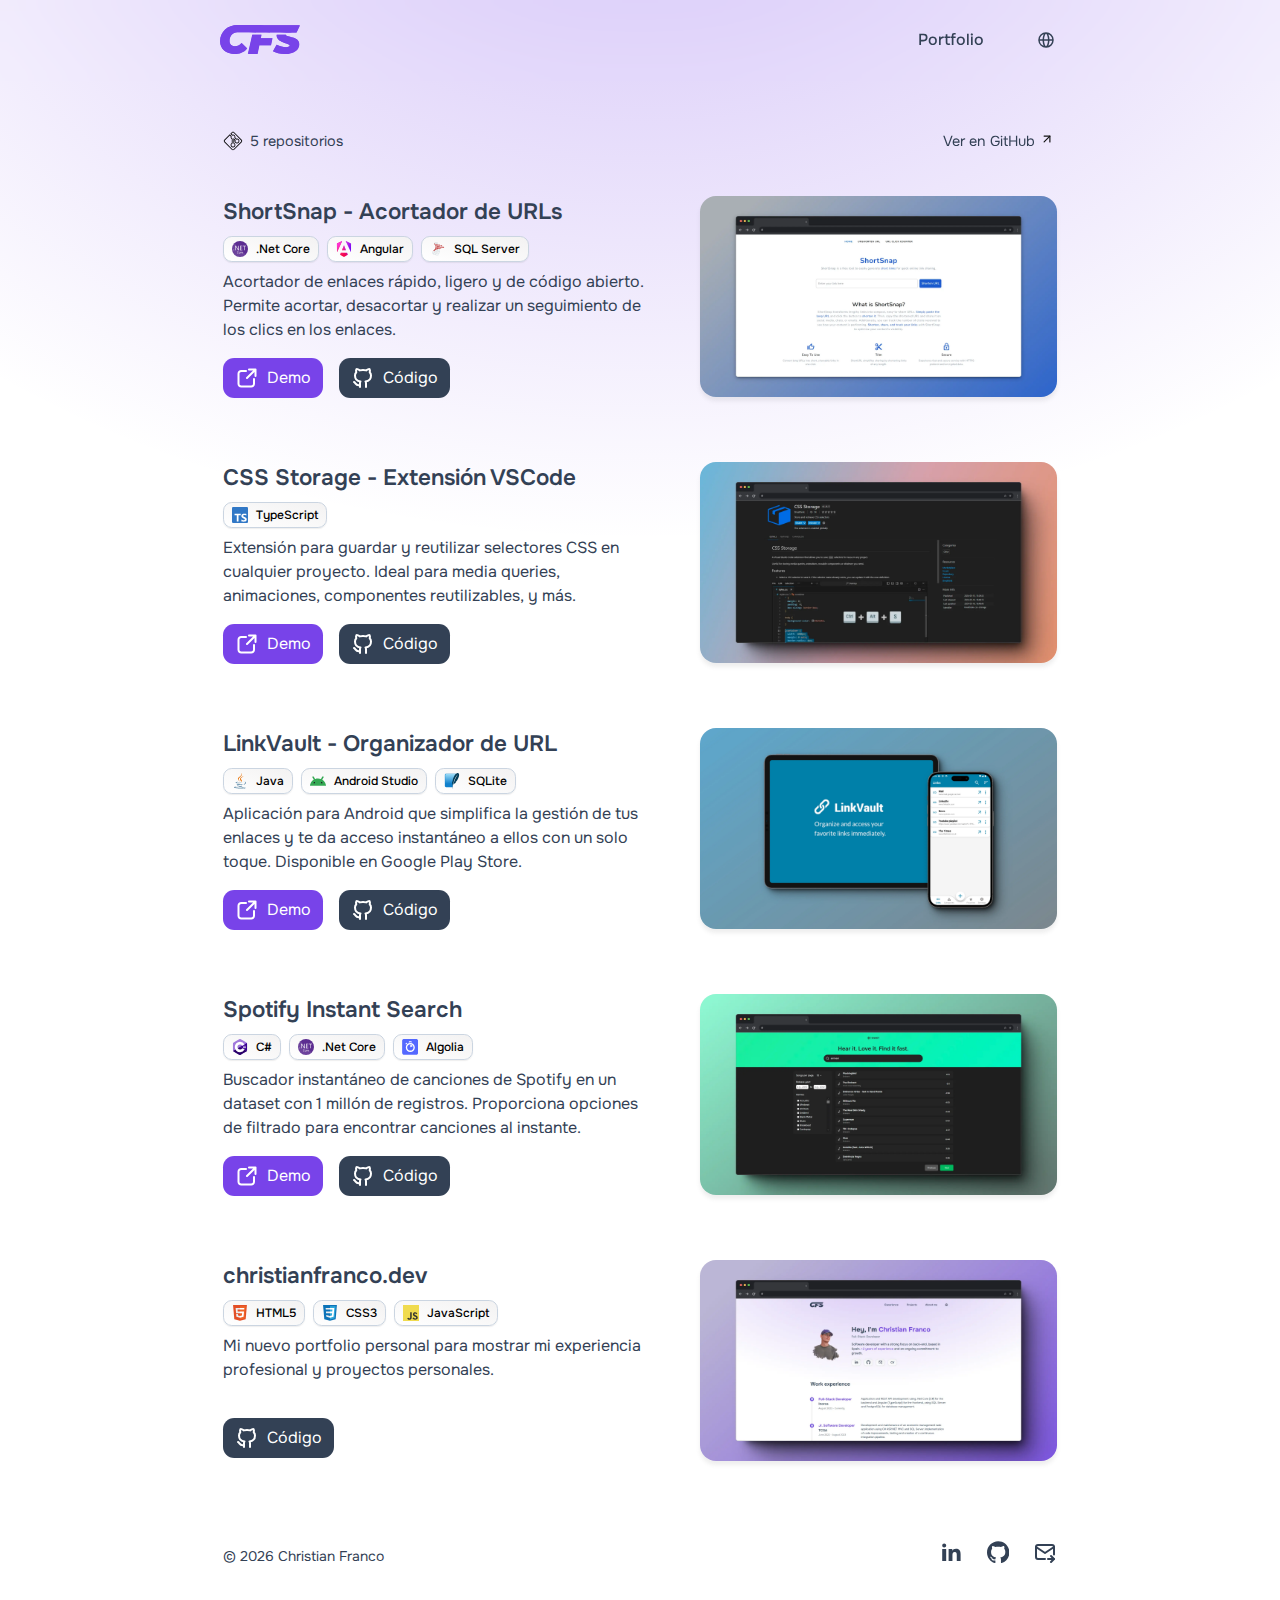
<file: proyectos.html>
<!DOCTYPE html>
<html lang="es">
  <head>
    <meta charset="UTF-8" />
    <meta name="viewport" content="width=device-width, initial-scale=1.0" />
    <link rel="stylesheet" href="styles.css" />
    <script src="script.js"></script>
    <link
      rel="icon"
      href="/assets/svg/logo.svg"
      type="image/x-icon"
      sizes="any"
    />
    <title>Proyectos - Christian Franco</title>
  </head>
  <body>
    <div class="background"></div>

    <div id="header" class="header-container">
      <header>
        <div class="logo">
          <img
            src="/assets/svg/logo.svg"
            onclick="scrollToTop()"
            alt="Personal logo"
          />
        </div>
        <nav id="nav">
          <ul>
            <li>
              <a class="underline pad-bottom" onclick="redirect('/es')"
                >Portfolio</a
              >
            </li>
            <li class="change-language" onclick="showLanguageMenu()">
              <div class="lang-hover">
                <svg
                  xmlns="http://www.w3.org/2000/svg"
                  viewBox="0 0 16 16"
                  aria-hidden="true"
                  role="presentation"
                  focusable="false"
                >
                  <path
                    d="M8 .25a7.77 7.77 0 0 1 7.75 7.78 7.75 7.75 0 0 1-7.52 7.72h-.25A7.75 7.75 0 0 1 .25 8.24v-.25A7.75 7.75 0 0 1 8 .25zm1.95 8.5h-3.9c.15 2.9 1.17 5.34 1.88 5.5H8c.68 0 1.72-2.37 1.93-5.23zm4.26 0h-2.76c-.09 1.96-.53 3.78-1.18 5.08A6.26 6.26 0 0 0 14.17 9zm-9.67 0H1.8a6.26 6.26 0 0 0 3.94 5.08 12.59 12.59 0 0 1-1.16-4.7l-.03-.38zm1.2-6.58-.12.05a6.26 6.26 0 0 0-3.83 5.03h2.75c.09-1.83.48-3.54 1.06-4.81zm2.25-.42c-.7 0-1.78 2.51-1.94 5.5h3.9c-.15-2.9-1.18-5.34-1.89-5.5h-.07zm2.28.43.03.05a12.95 12.95 0 0 1 1.15 5.02h2.75a6.28 6.28 0 0 0-3.93-5.07z"
                  ></path>
                </svg>
              </div>
              <div id="language-options">
                <a><span class="purple">Español</span></a>
                <span class="separator"></span>
                <a href="/projects" onclick="changeLanguage('en')"
                  ><span>Inglés</span></a
                >
              </div>
            </li>
          </ul>
        </nav>
        <div class="hamburger-menu">
          <input
            id="menu-toggle"
            type="checkbox"
            onclick="showHideMenu()"
            aria-label="Alternar menú"
          />
          <label class="menu-button" for="menu-toggle">
            <span></span>
          </label>
        </div>
      </header>
    </div>

    <section id="projects" class="projects section">
      <div class="projects-data">
        <span class="repos"
          ><svg
            xmlns="http://www.w3.org/2000/svg"
            x="0px"
            y="0px"
            width="20"
            height="20"
            viewBox="0 0 50 50"
          >
            <path
              d="M 25 4 C 25.566406 4 26.097656 4.21875 26.496094 4.621094 L 45.378906 23.503906 C 46.207031 24.328125 46.207031 25.671875 45.378906 26.496094 L 26.496094 45.378906 C 26.097656 45.78125 25.566406 46 25 46 C 24.433594 46 23.902344 45.78125 23.503906 45.378906 L 4.621094 26.496094 C 3.792969 25.671875 3.792969 24.328125 4.621094 23.503906 L 16.941406 11.183594 L 19.214844 13.457031 C 18.667969 15.488281 19.21875 17.703125 20.757813 19.242188 C 21.125 19.609375 21.542969 19.925781 22 20.1875 L 22 29.816406 C 20.179688 30.867188 19 32.824219 19 35 C 19 38.308594 21.691406 41 25 41 C 28.308594 41 31 38.308594 31 35 C 31 32.824219 29.820313 30.867188 28 29.816406 L 28 22.242188 L 29.214844 23.457031 C 28.667969 25.488281 29.21875 27.703125 30.757813 29.242188 C 31.890625 30.375 33.398438 31 35 31 C 36.601563 31 38.109375 30.375 39.242188 29.242188 C 41.582031 26.902344 41.582031 23.097656 39.242188 20.757813 C 38.113281 19.628906 36.617188 19.007813 35.019531 19.007813 C 34.492188 19.007813 33.964844 19.078125 33.457031 19.214844 L 30.785156 16.542969 C 31.332031 14.511719 30.78125 12.296875 29.242188 10.757813 C 28.113281 9.628906 26.617188 9.007813 25.019531 9.007813 C 24.492188 9.007813 23.964844 9.078125 23.457031 9.214844 L 21.183594 6.941406 L 23.503906 4.621094 C 23.902344 4.21875 24.433594 4 25 4 M 25 2 C 23.945313 2 22.890625 2.402344 22.089844 3.207031 L 18.355469 6.941406 L 22.976563 11.5625 C 23.605469 11.195313 24.3125 11.007813 25.019531 11.007813 C 26.035156 11.007813 27.050781 11.394531 27.828125 12.171875 C 29.144531 13.488281 29.335938 15.488281 28.433594 17.019531 L 32.976563 21.5625 C 33.605469 21.195313 34.3125 21.007813 35.019531 21.007813 C 36.035156 21.007813 37.050781 21.394531 37.828125 22.171875 C 39.390625 23.734375 39.390625 26.265625 37.828125 27.828125 C 37.046875 28.609375 36.023438 29 35 29 C 33.976563 29 32.953125 28.609375 32.171875 27.828125 C 30.855469 26.511719 30.664063 24.511719 31.566406 22.976563 L 27.023438 18.433594 C 26.699219 18.625 26.355469 18.765625 26 18.855469 L 26 31.140625 C 27.722656 31.585938 29 33.136719 29 35 C 29 37.210938 27.210938 39 25 39 C 22.792969 39 21 37.210938 21 35 C 21 33.136719 22.277344 31.585938 24 31.140625 L 24 18.855469 C 23.332031 18.683594 22.695313 18.351563 22.171875 17.828125 C 20.855469 16.511719 20.664063 14.511719 21.566406 12.980469 L 16.941406 8.355469 L 3.207031 22.089844 C 1.597656 23.695313 1.597656 26.304688 3.207031 27.910156 L 22.089844 46.792969 C 22.890625 47.597656 23.945313 48 25 48 C 26.054688 48 27.109375 47.597656 27.910156 46.792969 L 46.792969 27.910156 C 48.402344 26.304688 48.402344 23.695313 46.792969 22.089844 L 27.910156 3.207031 C 27.109375 2.402344 26.054688 2 25 2 Z"
            ></path>
          </svg>
          5 repositorios</span
        >
        <a
          href="https://github.com/c-franco?tab=repositories"
          target="_blank"
          class="view-github"
          ><div class="pad-bottom underline">
            Ver en GitHub<svg
              width="14"
              height="14"
              stroke="#111"
              stroke-width="2"
              class="lucide-icon lucide lucide-arrow-right opacity-70 duration-200 group-hover:translate-x-[2px] group-hover:opacity-100"
              xmlns="http://www.w3.org/2000/svg"
              viewBox="0 0 24 24"
              fill="none"
              stroke-linecap="round"
              stroke-linejoin="round"
            >
              <path d="M5 12h14"></path>
              <path d="m12 5 7 7-7 7"></path>
            </svg>
          </div>
        </a>
      </div>
      <div class="project-list">
        <article class="project">
          <div class="project-info project-info-right">
            <h3 class="project-title">ShortSnap - Acortador de URLs</h3>
            <div class="project-container">
              <ul class="project-stack">
                <li>
                  <span class="netcore">
                    <svg
                      id="Layer_1"
                      xmlns="http://www.w3.org/2000/svg"
                      viewBox="0 0 64 64"
                    >
                      <defs>
                        <style>
                          .cls-1 {
                            fill: #5c2d91;
                          }
                          .cls-2,
                          .cls-3 {
                            fill: #fff;
                          }
                          .cls-2 {
                            opacity: 0.1;
                          }
                          .cls-4 {
                            fill: #f2f2f2;
                          }
                        </style>
                      </defs>
                      <title>logo_NETcore</title>
                      <circle class="cls-1" cx="32" cy="32" r="32" />
                      <path class="cls-2" d="M9.82,9A32,32,0,1,0,55,54.18Z" />
                      <path
                        class="cls-3"
                        d="M7.4,37.25a1.35,1.35,0,0,1-1-.42,1.38,1.38,0,0,1-.41-1,1.4,1.4,0,0,1,.41-1,1.34,1.34,0,0,1,1-.43,1.37,1.37,0,0,1,1,.43,1.39,1.39,0,0,1,.42,1,1.37,1.37,0,0,1-.42,1A1.38,1.38,0,0,1,7.4,37.25Z"
                      />
                      <path
                        class="cls-3"
                        d="M27.27,37H24.65L15.28,22.46a6,6,0,0,1-.58-1.14h-.08a18.72,18.72,0,0,1,.1,2.5V37H12.59V18.77h2.77l9.12,14.28q.57.89.74,1.22h.05a19.28,19.28,0,0,1-.13-2.68V18.77h2.13Z"
                      />
                      <path
                        class="cls-3"
                        d="M41.69,37H32V18.77h9.24V20.7H34.18v6.06h6.58v1.92H34.18V35h7.52Z"
                      />
                      <path
                        class="cls-3"
                        d="M56,20.7H50.7V37H48.57V20.7H43.33V18.77H56Z"
                      />
                      <path
                        class="cls-4"
                        d="M26.12,49.4a4.93,4.93,0,0,1-2.32.49,3.74,3.74,0,0,1-2.87-1.15,4.26,4.26,0,0,1-1.08-3,4.46,4.46,0,0,1,1.21-3.26,4.12,4.12,0,0,1,3.08-1.24,4.93,4.93,0,0,1,2,.35v1a4,4,0,0,0-2-.5,3.06,3.06,0,0,0-2.35,1,3.64,3.64,0,0,0-.9,2.58,3.47,3.47,0,0,0,.84,2.45,2.86,2.86,0,0,0,2.21.91,4.14,4.14,0,0,0,2.19-.56Z"
                      />
                      <path
                        class="cls-4"
                        d="M30.21,49.89A2.78,2.78,0,0,1,28.08,49a3.11,3.11,0,0,1-.79-2.23,3.24,3.24,0,0,1,.83-2.36,3,3,0,0,1,2.23-.85,2.69,2.69,0,0,1,2.09.83,3.28,3.28,0,0,1,.75,2.29,3.22,3.22,0,0,1-.81,2.3A2.84,2.84,0,0,1,30.21,49.89Zm.07-5.47a1.83,1.83,0,0,0-1.46.63,2.59,2.59,0,0,0-.54,1.74,2.45,2.45,0,0,0,.54,1.68,1.85,1.85,0,0,0,1.46.62,1.76,1.76,0,0,0,1.43-.6,2.62,2.62,0,0,0,.5-1.72,2.66,2.66,0,0,0-.5-1.73A1.75,1.75,0,0,0,30.28,44.42Z"
                      />
                      <path
                        class="cls-4"
                        d="M37.86,44.72a1.18,1.18,0,0,0-.73-.19,1.23,1.23,0,0,0-1,.58,2.68,2.68,0,0,0-.41,1.58v3.06h-1v-6h1V45h0a2.1,2.1,0,0,1,.63-1,1.43,1.43,0,0,1,.94-.35,1.57,1.57,0,0,1,.57.08Z"
                      />
                      <path
                        class="cls-4"
                        d="M43.72,47H39.49A2.24,2.24,0,0,0,40,48.54a1.86,1.86,0,0,0,1.42.54,3,3,0,0,0,1.86-.67v.9a3.48,3.48,0,0,1-2.09.57,2.54,2.54,0,0,1-2-.82,3.35,3.35,0,0,1-.73-2.3,3.28,3.28,0,0,1,.79-2.28,2.55,2.55,0,0,1,2-.88,2.26,2.26,0,0,1,1.82.76,3.18,3.18,0,0,1,.64,2.12Zm-1-.81a2,2,0,0,0-.4-1.29,1.37,1.37,0,0,0-1.1-.46,1.55,1.55,0,0,0-1.15.49,2.21,2.21,0,0,0-.59,1.27Z"
                      />
                    </svg>
                    .Net Core
                  </span>
                </li>
                <li>
                  <span class="angular">
                    <svg
                      xmlns="http://www.w3.org/2000/svg"
                      fill="none"
                      viewBox="0 0 242 256"
                    >
                      <g clip-path="url(#a)">
                        <mask
                          id="b"
                          width="242"
                          height="256"
                          x="0"
                          y="0"
                          maskUnits="userSpaceOnUse"
                          style="mask-type: luminance"
                        >
                          <path fill="#fff" d="M0 0h242v256H0V0Z" />
                        </mask>
                        <g mask="url(#b)">
                          <path
                            fill="url(#c)"
                            d="m241 43-9 136L149 0l92 43Zm-58 176-62 36-63-36 12-31h101l12 31ZM121 68l32 80H88l33-80ZM9 179 0 43 92 0 9 179Z"
                          />
                          <path
                            fill="url(#d)"
                            d="m241 43-9 136L149 0l92 43Zm-58 176-62 36-63-36 12-31h101l12 31ZM121 68l32 80H88l33-80ZM9 179 0 43 92 0 9 179Z"
                          />
                        </g>
                      </g>
                      <defs>
                        <linearGradient
                          id="c"
                          x1="53.2"
                          x2="245"
                          y1="231.9"
                          y2="140.7"
                          gradientUnits="userSpaceOnUse"
                        >
                          <stop stop-color="#E40035" />
                          <stop offset=".2" stop-color="#F60A48" />
                          <stop offset=".4" stop-color="#F20755" />
                          <stop offset=".5" stop-color="#DC087D" />
                          <stop offset=".7" stop-color="#9717E7" />
                          <stop offset="1" stop-color="#6C00F5" />
                        </linearGradient>
                        <linearGradient
                          id="d"
                          x1="44.5"
                          x2="170"
                          y1="30.7"
                          y2="174"
                          gradientUnits="userSpaceOnUse"
                        >
                          <stop stop-color="#FF31D9" />
                          <stop
                            offset="1"
                            stop-color="#FF5BE1"
                            stop-opacity="0"
                          />
                        </linearGradient>
                        <clipPath id="a">
                          <path fill="#fff" d="M0 0h242v256H0z" />
                        </clipPath>
                      </defs>
                    </svg>
                    Angular
                  </span>
                </li>
                <li>
                  <span class="sqlserver">
                    <svg
                      viewBox="0 0 48 48"
                      xmlns="http://www.w3.org/2000/svg"
                      width="48"
                      height="48"
                    >
                      <path
                        fill="#cfd8dc"
                        d="M23.084 11.277c-1.633-2.449-1.986-5.722-2.063-7.067-4.148.897-8.269 2.506-8.031 3.691.03.149.218.328.53.502l-.488.873c-.596-.334-.931-.719-1.022-1.179-.269-1.341 1.25-2.554 4.642-3.709a42.152 42.152 0 0 1 4.751-1.279l.597-.12V3.6c0 .042.026 4.288 1.916 7.123l-.832.554zM24.751 43H24.5c-8.192 0-17.309-2.573-18.386-6.879-.657-2.63 1.492-5.536 6.214-8.401l.52.854c-4.249 2.579-6.296 5.172-5.763 7.305.935 3.738 9.575 6.068 17.153 6.12.901-1.347 5.742-9.26 2.979-19.873l.967-.252c3.149 12.092-3.218 20.837-3.282 20.924l-.151.202z"
                      />
                      <path
                        fill="#cfd8dc"
                        d="M9.931 39.306c-.539 0-.806-.059-.85-.07a.498.498 0 0 1-.233-.84c.072-.072 7.197-7.208 8.159-12.978l.986.164c-.827 4.964-5.715 10.623-7.656 12.707 1.939-.111 6.835-1.019 16.234-6.28-7.335-.804-8.495-6.676-8.507-6.739l.983-.181c.047.246 1.226 6.011 9.244 6.011h.008a.5.5 0 0 1 .251.933c-11.235 6.509-16.683 7.272-18.619 7.273z"
                      />
                      <path
                        fill="#cfd8dc"
                        d="M14.524 41.7a.499.499 0 0 1-.291-.907c.034-.025 1.813-1.338 3.706-4.228a19.896 19.896 0 0 1-2.196-1.137c-.888-.533-1.559-1.105-2.06-1.691-2.57.678-4.942.946-7.025.769l.084-.996c1.876.159 4.009-.063 6.321-.64-1.573-2.688-.129-5.356-.109-5.392l.874.487c-.067.122-1.265 2.37.249 4.633 2.201-.632 4.549-1.567 6.979-2.782a32.189 32.189 0 0 0 1.225-6.276.501.501 0 0 1 .706-.406c.032.015 3.264 1.491 5.604 2.454a.5.5 0 0 1 .091.876 62.494 62.494 0 0 1-6.778 4.042 27.19 27.19 0 0 1-2.459 5.591c3.702 1.383 6.915 1.404 6.956 1.404a.5.5 0 0 1 .243.938c-4.54 2.522-11.767 3.232-12.072 3.261h-.048zm4.385-4.733c-1.04 1.614-2.062 2.773-2.826 3.53 1.998-.294 5.501-.938 8.408-2.139a23.733 23.733 0 0 1-5.582-1.391zm-4.142-3.536c.393.392.883.775 1.49 1.14.736.442 1.483.817 2.22 1.135a26.116 26.116 0 0 0 2.142-4.568c-2.021.962-3.983 1.73-5.852 2.293zm8.435-9.102a33.95 33.95 0 0 1-.913 4.85 62.45 62.45 0 0 0 5.062-3.026 207.1 207.1 0 0 1-4.149-1.824zM17.924 10.6a.504.504 0 0 1-.325-.12c-1.61-1.378-3.505-4.182-3.585-4.301a.5.5 0 0 1 .654-.718c.011.003.938.385 7.217 1.431a.499.499 0 0 1 .29.828c-1.758 1.953-3.979 2.813-4.073 2.848a.527.527 0 0 1-.178.032zm-2.277-3.854c.631.849 1.54 1.996 2.372 2.769a11.186 11.186 0 0 0 2.744-1.798c-2.583-.441-4.159-.755-5.116-.971z"
                      />
                      <path
                        fill="#b71c1c"
                        d="M21.843 24.4a.5.5 0 0 1-.497-.552c.292-2.749-3.926-3.852-3.969-3.862a.5.5 0 0 1-.23-.838c.207-.207 5.139-5.098 11.327-7.784a.5.5 0 0 1 .689.559c-1.186 5.744-6.71 12.044-6.944 12.309a.51.51 0 0 1-.376.168zm-3.388-5.115c1.184.445 3.258 1.475 3.783 3.356 1.449-1.808 4.542-5.973 5.697-9.934-4.387 2.11-8.081 5.292-9.48 6.578z"
                      />
                      <path
                        fill="#b71c1c"
                        d="m13.079 28.36-.475-.88c1.883-1.015 4.04-2.883 5.807-5.054-1.504 1.03-2.365 1.735-2.392 1.758l-.639-.77c.039-.032 1.764-1.447 4.631-3.22.787-1.266 1.392-2.568 1.703-3.816.053-.212.099-.417.136-.615-1.925-.687-3.701-1.094-4.921-1.269a.5.5 0 0 1-.297-.835c.085-.092 2.116-2.268 4.654-3.463a.5.5 0 0 1 .581.114c.067.073 1.44 1.615 1.091 4.805 1.155.45 2.345.997 3.491 1.648 2.759-1.24 5.892-2.356 9.229-3.03a.51.51 0 0 1 .481.168c.117.14.149.333.083.503-1.3 3.332-4.786 6.891-4.934 7.041a.503.503 0 0 1-.748-.04c-1.12-1.408-2.584-2.574-4.163-3.523a55.136 55.136 0 0 0-5.684 3.049c-2.02 3.153-5.069 6.048-7.634 7.429zm14.413-10.964c1.29.832 2.491 1.81 3.484 2.948.828-.898 2.815-3.168 3.942-5.422-2.65.61-5.158 1.493-7.426 2.474zm-4.693-1.274c-.033.163-.071.33-.113.5-.21.839-.544 1.701-.972 2.561a56.183 56.183 0 0 1 3.618-1.898 25.476 25.476 0 0 0-2.533-1.163zm-4.751-2.45c1.111.218 2.48.574 3.941 1.086.152-1.843-.346-2.972-.647-3.472-1.376.718-2.581 1.728-3.294 2.386z"
                      />
                      <path
                        fill="#b71c1c"
                        d="M18.05 18.5c0 4.38-3.65 7.86-6.28 10.4-.44.43-1.93.5-1.93.5.37-.38.79-.78 1.24-1.21 2.5-2.42 5.97-5.73 5.97-9.69 0-4.69-1.89-6.54-3.38-8.02-.66-.67-1.22-1.31-1.56-2.09l.31-.13c.34.15.73.32 1.03.45.24.35.56.69.93 1.06 1.53 1.53 3.67 3.63 3.67 8.73z"
                      />
                      <path
                        fill="#b71c1c"
                        d="M42.935 19.794s-.605.086-.775.106c-8.76.97-17.8 3.49-22.97 5.56-1.87.75-3.81 1.66-5.58 2.68-.01.01-.02.01-.04.02-1.04.6-3.57 1.84-5.62 2.93 3-3.19 8.62-5.65 10.86-6.55 5.07-2.03 13.78-4.48 22.35-5.53-1.01-1.18-3.48-3.68-8.34-5.54-2.84-1.1-7.16-1.72-10.97-2.27-6.06-.87-9.51-1.45-9.84-3.1-.07-.33-.02-.66.13-.98.33.54.8.92 1.11 1.14.15.1.26.16.3.18l.01.01c1.42.75 5.25 1.3 8.44 1.76 3.86.56 8.23 1.19 11.18 2.32 6.87 2.65 9.24 6.44 9.34 6.6.09.15.415.664.415.664z"
                      />
                    </svg>
                    SQL Server
                  </span>
                </li>
              </ul>
              <div class="project-text">
                Acortador de enlaces rápido, ligero y de código abierto. Permite
                acortar, desacortar y realizar un seguimiento de los clics en
                los enlaces.
              </div>
              <footer class="project-buttons">
                <a
                  class="preview"
                  href="https://shortsnap.vercel.app/"
                  target="_blank"
                >
                  <svg
                    xmlns="http://www.w3.org/2000/svg"
                    x="0px"
                    y="0px"
                    width="24"
                    height="24"
                    viewBox="0 0 48 48"
                    fill="white"
                  >
                    <path
                      d="M 40.960938 4.9804688 A 2.0002 2.0002 0 0 0 40.740234 5 L 28 5 A 2.0002 2.0002 0 1 0 28 9 L 36.171875 9 L 22.585938 22.585938 A 2.0002 2.0002 0 1 0 25.414062 25.414062 L 39 11.828125 L 39 20 A 2.0002 2.0002 0 1 0 43 20 L 43 7.2460938 A 2.0002 2.0002 0 0 0 40.960938 4.9804688 z M 12.5 8 C 8.3826878 8 5 11.382688 5 15.5 L 5 35.5 C 5 39.617312 8.3826878 43 12.5 43 L 32.5 43 C 36.617312 43 40 39.617312 40 35.5 L 40 26 A 2.0002 2.0002 0 1 0 36 26 L 36 35.5 C 36 37.446688 34.446688 39 32.5 39 L 12.5 39 C 10.553312 39 9 37.446688 9 35.5 L 9 15.5 C 9 13.553312 10.553312 12 12.5 12 L 22 12 A 2.0002 2.0002 0 1 0 22 8 L 12.5 8 z"
                    ></path>
                  </svg>
                  Demo
                </a>
                <a
                  class="code"
                  href="https://github.com/c-franco/shortsnap"
                  target="_blank"
                >
                  <svg
                    class="size-6"
                    xmlns="http://www.w3.org/2000/svg"
                    width="24"
                    height="24"
                    viewBox="0 0 24 24"
                    stroke-width="2"
                    stroke="currentColor"
                    fill="none"
                    stroke-linecap="round"
                    stroke-linejoin="round"
                  >
                    <path stroke="none" d="M0 0h24v24H0z" fill="none"></path>
                    <path
                      d="M9 19c-4.3 1.4 -4.3 -2.5 -6 -3m12 5v-3.5c0 -1 .1 -1.4 -.5 -2c2.8 -.3 5.5 -1.4 5.5 -6a4.6 4.6 0 0 0 -1.3 -3.2a4.2 4.2 0 0 0 -.1 -3.2s-1.1 -.3 -3.5 1.3a12.3 12.3 0 0 0 -6.2 0c-2.4 -1.6 -3.5 -1.3 -3.5 -1.3a4.2 4.2 0 0 0 -.1 3.2a4.6 4.6 0 0 0 -1.3 3.2c0 4.6 2.7 5.7 5.5 6c-.6 .6 -.6 1.2 -.5 2v3.5"
                    ></path>
                  </svg>
                  Código
                </a>
              </footer>
            </div>
          </div>
          <div class="project-img">
            <div class="img-border">
              <img src="/assets/img/shortsnap.webp" alt="App image" />
            </div>
          </div>
        </article>

        <article class="project">
          <div class="project-info project-info-right">
            <h3 class="project-title">CSS Storage - Extensión VSCode</h3>
            <div class="project-container">
              <ul class="project-stack">
                <li>
                  <span>
                    <svg
                      viewBox="0 0 256 256"
                      width="256"
                      height="256"
                      xmlns="http://www.w3.org/2000/svg"
                      preserveAspectRatio="xMidYMid"
                    >
                      <path
                        d="M20 0h216c11.046 0 20 8.954 20 20v216c0 11.046-8.954 20-20 20H20c-11.046 0-20-8.954-20-20V20C0 8.954 8.954 0 20 0Z"
                        fill="#3178C6"
                      />
                      <path
                        d="M150.518 200.475v27.62c4.492 2.302 9.805 4.028 15.938 5.179 6.133 1.151 12.597 1.726 19.393 1.726 6.622 0 12.914-.633 18.874-1.899 5.96-1.266 11.187-3.352 15.678-6.257 4.492-2.906 8.048-6.704 10.669-11.394 2.62-4.689 3.93-10.486 3.93-17.391 0-5.006-.749-9.394-2.246-13.163a30.748 30.748 0 0 0-6.479-10.055c-2.821-2.935-6.205-5.567-10.149-7.898-3.945-2.33-8.394-4.531-13.347-6.602-3.628-1.497-6.881-2.949-9.761-4.359-2.879-1.41-5.327-2.848-7.342-4.316-2.016-1.467-3.571-3.021-4.665-4.661-1.094-1.64-1.641-3.495-1.641-5.567 0-1.899.489-3.61 1.468-5.135s2.362-2.834 4.147-3.927c1.785-1.094 3.973-1.942 6.565-2.547 2.591-.604 5.471-.906 8.638-.906 2.304 0 4.737.173 7.299.518 2.563.345 5.14.877 7.732 1.597a53.669 53.669 0 0 1 7.558 2.719 41.7 41.7 0 0 1 6.781 3.797v-25.807c-4.204-1.611-8.797-2.805-13.778-3.582-4.981-.777-10.697-1.165-17.147-1.165-6.565 0-12.784.705-18.658 2.115-5.874 1.409-11.043 3.61-15.506 6.602-4.463 2.993-7.99 6.805-10.582 11.437-2.591 4.632-3.887 10.17-3.887 16.615 0 8.228 2.375 15.248 7.127 21.06 4.751 5.811 11.963 10.731 21.638 14.759a291.458 291.458 0 0 1 10.625 4.575c3.283 1.496 6.119 3.049 8.509 4.66 2.39 1.611 4.276 3.366 5.658 5.265 1.382 1.899 2.073 4.057 2.073 6.474a9.901 9.901 0 0 1-1.296 4.963c-.863 1.524-2.174 2.848-3.93 3.97-1.756 1.122-3.945 1.999-6.565 2.632-2.62.633-5.687.95-9.2.95-5.989 0-11.92-1.05-17.794-3.151-5.875-2.1-11.317-5.25-16.327-9.451Zm-46.036-68.733H140V109H41v22.742h35.345V233h28.137V131.742Z"
                        fill="#FFF"
                      />
                    </svg>
                    TypeScript
                  </span>
                </li>
              </ul>
              <div class="project-text">
                Extensión para guardar y reutilizar selectores CSS en cualquier
                proyecto. Ideal para media queries, animaciones, componentes
                reutilizables, y más.
              </div>
              <footer class="project-buttons">
                <a
                  class="preview"
                  href="https://marketplace.visualstudio.com/items?itemName=Breathink.css-storage"
                  target="_blank"
                >
                  <svg
                    xmlns="http://www.w3.org/2000/svg"
                    x="0px"
                    y="0px"
                    width="24"
                    height="24"
                    viewBox="0 0 48 48"
                    fill="white"
                  >
                    <path
                      d="M 40.960938 4.9804688 A 2.0002 2.0002 0 0 0 40.740234 5 L 28 5 A 2.0002 2.0002 0 1 0 28 9 L 36.171875 9 L 22.585938 22.585938 A 2.0002 2.0002 0 1 0 25.414062 25.414062 L 39 11.828125 L 39 20 A 2.0002 2.0002 0 1 0 43 20 L 43 7.2460938 A 2.0002 2.0002 0 0 0 40.960938 4.9804688 z M 12.5 8 C 8.3826878 8 5 11.382688 5 15.5 L 5 35.5 C 5 39.617312 8.3826878 43 12.5 43 L 32.5 43 C 36.617312 43 40 39.617312 40 35.5 L 40 26 A 2.0002 2.0002 0 1 0 36 26 L 36 35.5 C 36 37.446688 34.446688 39 32.5 39 L 12.5 39 C 10.553312 39 9 37.446688 9 35.5 L 9 15.5 C 9 13.553312 10.553312 12 12.5 12 L 22 12 A 2.0002 2.0002 0 1 0 22 8 L 12.5 8 z"
                    ></path>
                  </svg>
                  Demo
                </a>
                <a
                  class="code"
                  href="https://github.com/c-franco/css-storage-extension"
                  target="_blank"
                >
                  <svg
                    class="size-6"
                    xmlns="http://www.w3.org/2000/svg"
                    width="24"
                    height="24"
                    viewBox="0 0 24 24"
                    stroke-width="2"
                    stroke="currentColor"
                    fill="none"
                    stroke-linecap="round"
                    stroke-linejoin="round"
                  >
                    <path stroke="none" d="M0 0h24v24H0z" fill="none"></path>
                    <path
                      d="M9 19c-4.3 1.4 -4.3 -2.5 -6 -3m12 5v-3.5c0 -1 .1 -1.4 -.5 -2c2.8 -.3 5.5 -1.4 5.5 -6a4.6 4.6 0 0 0 -1.3 -3.2a4.2 4.2 0 0 0 -.1 -3.2s-1.1 -.3 -3.5 1.3a12.3 12.3 0 0 0 -6.2 0c-2.4 -1.6 -3.5 -1.3 -3.5 -1.3a4.2 4.2 0 0 0 -.1 3.2a4.6 4.6 0 0 0 -1.3 3.2c0 4.6 2.7 5.7 5.5 6c-.6 .6 -.6 1.2 -.5 2v3.5"
                    ></path>
                  </svg>
                  Código
                </a>
              </footer>
            </div>
          </div>
          <div class="project-img">
            <div class="img-border">
              <img src="/assets/img/css-storage.webp" alt="" />
            </div>
          </div>
        </article>

        <article class="project">
          <div class="project-info project-info-right">
            <h3 class="project-title">LinkVault - Organizador de URL</h3>
            <div class="project-container">
              <ul class="project-stack">
                <li>
                  <span>
                    <svg
                      xmlns="http://www.w3.org/2000/svg"
                      preserveAspectRatio="xMidYMid"
                      viewBox="0 0 256 346"
                    >
                      <path
                        d="M83 267s-14 8 9 11c27 3 41 2 71-3 0 0 8 5 19 9-67 29-153-2-99-17M74 230s-15 11 8 13c29 3 52 3 92-4 0 0 6 5 15 8-82 24-173 2-115-17"
                        fill="#5382A1"
                      />
                      <path
                        d="M144 166c17 19-4 36-4 36s42-22 22-49c-18-26-32-38 44-82 0 0-119 29-62 95"
                        fill="#E76F00"
                      />
                      <path
                        d="M233 295s10 8-10 15c-39 12-163 15-197 0-12-5 11-13 18-14l12-2c-14-9-89 19-38 28 138 22 251-10 215-27M89 190s-63 15-22 21c17 2 51 2 83-1 26-2 52-7 52-7l-16 9c-64 16-187 8-151-9 30-14 54-13 54-13M202 253c64-33 34-66 13-61l-7 2s2-3 6-5c41-14 73 43-14 66l2-2"
                        fill="#5382A1"
                      />
                      <path
                        d="M162 0s36 36-34 91c-56 45-12 70 0 99-32-30-56-56-40-80 23-35 89-53 74-110"
                        fill="#E76F00"
                      />
                      <path
                        d="M95 345c62 4 158-3 160-32 0 0-4 11-51 20-53 10-119 9-158 2 0 0 8 7 49 10"
                        fill="#5382A1"
                      />
                    </svg>
                    Java
                  </span>
                </li>
                <li>
                  <span>
                    <svg
                      xmlns="http://www.w3.org/2000/svg"
                      width="256"
                      height="150"
                      preserveAspectRatio="xMidYMid"
                      viewBox="0 0 256 150"
                    >
                      <path
                        fill="#34A853"
                        d="M255.285 143.47c-.084-.524-.164-1.042-.251-1.56a128.119 128.119 0 0 0-12.794-38.288 128.778 128.778 0 0 0-23.45-31.86 129.166 129.166 0 0 0-22.713-18.005c.049-.08.09-.168.14-.25 2.582-4.461 5.172-8.917 7.755-13.38l7.576-13.068c1.818-3.126 3.632-6.26 5.438-9.386a11.776 11.776 0 0 0 .662-10.484 11.668 11.668 0 0 0-4.823-5.536 11.85 11.85 0 0 0-5.004-1.61 11.963 11.963 0 0 0-2.218.018 11.738 11.738 0 0 0-8.968 5.798c-1.814 3.127-3.628 6.26-5.438 9.386l-7.576 13.069c-2.583 4.462-5.173 8.918-7.755 13.38-.282.487-.567.973-.848 1.467-.392-.157-.78-.313-1.172-.462-14.24-5.43-29.688-8.4-45.836-8.4-.442 0-.879 0-1.324.006-14.357.143-28.152 2.64-41.022 7.12a119.434 119.434 0 0 0-4.42 1.642c-.262-.455-.532-.911-.79-1.367-2.583-4.462-5.173-8.918-7.755-13.38L65.123 15.25c-1.818-3.126-3.632-6.259-5.439-9.386A11.736 11.736 0 0 0 48.5.048 11.71 11.71 0 0 0 43.49 1.66a11.716 11.716 0 0 0-4.077 4.063c-.281.474-.532.967-.742 1.473a11.808 11.808 0 0 0-.365 8.188c.259.786.594 1.554 1.023 2.296a3973.32 3973.32 0 0 1 5.439 9.386c2.53 4.357 5.054 8.713 7.58 13.069 2.582 4.462 5.168 8.918 7.75 13.38.02.038.046.075.065.112A129.184 129.184 0 0 0 45.32 64.38a129.693 129.693 0 0 0-22.2 24.015 127.737 127.737 0 0 0-9.34 15.24 128.238 128.238 0 0 0-10.843 28.764 130.743 130.743 0 0 0-1.951 9.524c-.087.518-.167 1.042-.247 1.56A124.978 124.978 0 0 0 0 149.118h256c-.205-1.891-.449-3.77-.734-5.636l.019-.012Z"
                      />
                      <path
                        fill="#202124"
                        d="M194.59 113.712c5.122-3.41 5.867-11.3 1.661-17.62-4.203-6.323-11.763-8.682-16.883-5.273-5.122 3.41-5.868 11.3-1.662 17.621 4.203 6.322 11.764 8.682 16.883 5.272ZM78.518 108.462c4.206-6.321 3.46-14.21-1.662-17.62-5.123-3.41-12.68-1.05-16.886 5.27-4.203 6.323-3.458 14.212 1.662 17.622 5.122 3.41 12.683 1.05 16.886-5.272Z"
                      />
                    </svg>
                    Android Studio
                  </span>
                </li>
                <li>
                  <span>
                    <svg
                      xmlns="http://www.w3.org/2000/svg"
                      width="64"
                      height="64"
                      viewBox="0 0 6.554 6.555"
                      preserveAspectRatio="xMidYMid"
                    >
                      <defs>
                        <linearGradient
                          x1="2.983"
                          y1=".53"
                          x2="2.983"
                          y2="4.744"
                          id="A"
                          gradientUnits="userSpaceOnUse"
                        >
                          <stop stop-color="#97d9f6" offset="0%" />
                          <stop stop-color="#0f80cc" offset="92.024%" />
                          <stop stop-color="#0f80cc" offset="100%" />
                        </linearGradient>
                      </defs>
                      <path
                        d="M4.96.29H.847c-.276 0-.5.226-.5.5v4.536c0 .276.226.5.5.5h2.71c-.03-1.348.43-3.964 1.404-5.54z"
                        fill="#0f80cc"
                      />
                      <path
                        d="M4.81.437H.847c-.196 0-.355.16-.355.355v4.205c.898-.345 2.245-.642 3.177-.628A28.93 28.93 0 0 1 4.811.437z"
                        fill="url(#A)"
                      />
                      <path
                        d="M5.92.142c-.282-.25-.623-.15-.96.148l-.15.146c-.576.61-1.1 1.742-1.276 2.607a2.38 2.38 0 0 1 .148.426l.022.1.022.102s-.005-.02-.026-.08l-.014-.04a.461.461 0 0 0-.009-.022c-.038-.087-.14-.272-.187-.352a8.789 8.789 0 0 0-.103.321c.132.242.212.656.212.656s-.007-.027-.04-.12c-.03-.083-.176-.34-.21-.4-.06.22-.083.368-.062.404.04.07.08.2.115.324a7.52 7.52 0 0 1 .132.666l.005.062a6.11 6.11 0 0 0 .015.75c.026.313.075.582.137.726l.042-.023c-.09-.284-.128-.655-.112-1.084.025-.655.175-1.445.454-2.268C4.548 1.938 5.2.94 5.798.464c-.545.492-1.282 2.084-1.502 2.673-.247.66-.422 1.28-.528 1.873.182-.556.77-.796.77-.796s.29-.356.626-.865l-.645.172-.208.092s.53-.323.987-.47c.627-.987 1.31-2.39.622-3.002"
                        fill="#003b57"
                      />
                    </svg>
                    SQLite
                  </span>
                </li>
              </ul>
              <div class="project-text">
                Aplicación para Android que simplifica la gestión de tus enlaces
                y te da acceso instantáneo a ellos con un solo toque. Disponible
                en Google Play Store.
              </div>
              <footer class="project-buttons">
                <a
                  class="preview"
                  href="https://play.google.com/store/apps/details?id=com.breathink.linkvault"
                  target="_blank"
                >
                  <svg
                    xmlns="http://www.w3.org/2000/svg"
                    x="0px"
                    y="0px"
                    width="24"
                    height="24"
                    viewBox="0 0 48 48"
                    fill="white"
                  >
                    <path
                      d="M 40.960938 4.9804688 A 2.0002 2.0002 0 0 0 40.740234 5 L 28 5 A 2.0002 2.0002 0 1 0 28 9 L 36.171875 9 L 22.585938 22.585938 A 2.0002 2.0002 0 1 0 25.414062 25.414062 L 39 11.828125 L 39 20 A 2.0002 2.0002 0 1 0 43 20 L 43 7.2460938 A 2.0002 2.0002 0 0 0 40.960938 4.9804688 z M 12.5 8 C 8.3826878 8 5 11.382688 5 15.5 L 5 35.5 C 5 39.617312 8.3826878 43 12.5 43 L 32.5 43 C 36.617312 43 40 39.617312 40 35.5 L 40 26 A 2.0002 2.0002 0 1 0 36 26 L 36 35.5 C 36 37.446688 34.446688 39 32.5 39 L 12.5 39 C 10.553312 39 9 37.446688 9 35.5 L 9 15.5 C 9 13.553312 10.553312 12 12.5 12 L 22 12 A 2.0002 2.0002 0 1 0 22 8 L 12.5 8 z"
                    ></path>
                  </svg>
                  Demo
                </a>
                <a
                  class="code"
                  href="https://github.com/c-franco/link-vault"
                  target="_blank"
                >
                  <svg
                    class="size-6"
                    xmlns="http://www.w3.org/2000/svg"
                    width="24"
                    height="24"
                    viewBox="0 0 24 24"
                    stroke-width="2"
                    stroke="currentColor"
                    fill="none"
                    stroke-linecap="round"
                    stroke-linejoin="round"
                  >
                    <path stroke="none" d="M0 0h24v24H0z" fill="none"></path>
                    <path
                      d="M9 19c-4.3 1.4 -4.3 -2.5 -6 -3m12 5v-3.5c0 -1 .1 -1.4 -.5 -2c2.8 -.3 5.5 -1.4 5.5 -6a4.6 4.6 0 0 0 -1.3 -3.2a4.2 4.2 0 0 0 -.1 -3.2s-1.1 -.3 -3.5 1.3a12.3 12.3 0 0 0 -6.2 0c-2.4 -1.6 -3.5 -1.3 -3.5 -1.3a4.2 4.2 0 0 0 -.1 3.2a4.6 4.6 0 0 0 -1.3 3.2c0 4.6 2.7 5.7 5.5 6c-.6 .6 -.6 1.2 -.5 2v3.5"
                    ></path>
                  </svg>
                  Código
                </a>
              </footer>
            </div>
          </div>
          <div class="project-img">
            <div class="img-border">
              <img src="/assets/img/linkvault.webp" alt="" />
            </div>
          </div>
        </article>

        <article class="project">
          <div class="project-info project-info-right">
            <h3 class="project-title">Spotify Instant Search</h3>
            <div class="project-container">
              <ul class="project-stack">
                <li>
                  <span>
                    <svg
                      xmlns="http://www.w3.org/2000/svg"
                      width="2222"
                      height="2500"
                      preserveAspectRatio="xMidYMid"
                      viewBox="0 -1.43 255.58 290.11"
                    >
                      <path
                        fill="#a179dc"
                        d="M255.57 84.45c0-4.83-1.04-9.1-3.13-12.76a24.4 24.4 0 0 0-9.24-9C209.17 43.05 175.1 23.5 141.1 3.86c-9.17-5.3-18.06-5.1-27.16.27-13.54 7.98-81.35 46.83-101.55 58.53C4.06 67.5.02 74.87 0 84.44v118.37c0 4.72 1 8.9 2.99 12.51 2.05 3.72 5.17 6.82 9.38 9.26 20.21 11.7 88.02 50.55 101.56 58.53 9.11 5.38 18 5.57 27.17.27 34.02-19.64 68.08-39.2 102.1-58.81a24.33 24.33 0 0 0 9.4-9.25c1.99-3.61 2.98-7.8 2.98-12.52l-.01-118.35"
                      />
                      <path
                        fill="#280068"
                        d="M128.18 143.24 2.98 215.33c2.06 3.7 5.18 6.8 9.4 9.25 20.2 11.7 88.01 50.55 101.55 58.53 9.11 5.38 18 5.57 27.17.27 34.02-19.64 68.08-39.2 102.1-58.81a24.33 24.33 0 0 0 9.4-9.25z"
                      />
                      <path
                        fill="#390091"
                        d="M255.57 84.45c0-4.83-1.04-9.1-3.13-12.76l-124.26 71.55 124.41 72.07c2-3.6 2.99-7.79 3-12.51 0 0 0-78.9-.02-118.35"
                      />
                      <g fill="#fff">
                        <path
                          d="M201.9 116.3v13.47h13.47v-13.48h6.73v13.48h13.48v6.73H222.1v13.48h13.48v6.74H222.1v13.47h-6.73V156.7h-13.48v13.48h-6.73V156.7h-13.48v-6.73h13.47V136.5h-13.47v-6.74h13.47v-13.48zm13.47 20.2h-13.48v13.48h13.48z"
                        />
                        <path
                          d="M128.46 48.63a94.96 94.96 0 0 1 82.26 47.45l-.16-.27-41.35 23.8A47.28 47.28 0 0 0 129 96.33h-.54a47.3 47.3 0 0 0-47.3 47.3 47.08 47.08 0 0 0 6.23 23.47 47.28 47.28 0 0 0 82.29-.27l-.2.35 41.29 23.91a94.97 94.97 0 0 1-81.25 47.54h-1.06a94.96 94.96 0 0 1-95-95 95 95 0 0 1 95-95z"
                        />
                      </g>
                    </svg>
                    C#
                  </span>
                </li>
                <li>
                  <span class="netcore">
                    <svg
                      id="Layer_1"
                      xmlns="http://www.w3.org/2000/svg"
                      viewBox="0 0 64 64"
                    >
                      <defs>
                        <style>
                          .cls-1 {
                            fill: #5c2d91;
                          }
                          .cls-2,
                          .cls-3 {
                            fill: #fff;
                          }
                          .cls-2 {
                            opacity: 0.1;
                          }
                          .cls-4 {
                            fill: #f2f2f2;
                          }
                        </style>
                      </defs>
                      <title>logo_NETcore</title>
                      <circle class="cls-1" cx="32" cy="32" r="32" />
                      <path class="cls-2" d="M9.82,9A32,32,0,1,0,55,54.18Z" />
                      <path
                        class="cls-3"
                        d="M7.4,37.25a1.35,1.35,0,0,1-1-.42,1.38,1.38,0,0,1-.41-1,1.4,1.4,0,0,1,.41-1,1.34,1.34,0,0,1,1-.43,1.37,1.37,0,0,1,1,.43,1.39,1.39,0,0,1,.42,1,1.37,1.37,0,0,1-.42,1A1.38,1.38,0,0,1,7.4,37.25Z"
                      />
                      <path
                        class="cls-3"
                        d="M27.27,37H24.65L15.28,22.46a6,6,0,0,1-.58-1.14h-.08a18.72,18.72,0,0,1,.1,2.5V37H12.59V18.77h2.77l9.12,14.28q.57.89.74,1.22h.05a19.28,19.28,0,0,1-.13-2.68V18.77h2.13Z"
                      />
                      <path
                        class="cls-3"
                        d="M41.69,37H32V18.77h9.24V20.7H34.18v6.06h6.58v1.92H34.18V35h7.52Z"
                      />
                      <path
                        class="cls-3"
                        d="M56,20.7H50.7V37H48.57V20.7H43.33V18.77H56Z"
                      />
                      <path
                        class="cls-4"
                        d="M26.12,49.4a4.93,4.93,0,0,1-2.32.49,3.74,3.74,0,0,1-2.87-1.15,4.26,4.26,0,0,1-1.08-3,4.46,4.46,0,0,1,1.21-3.26,4.12,4.12,0,0,1,3.08-1.24,4.93,4.93,0,0,1,2,.35v1a4,4,0,0,0-2-.5,3.06,3.06,0,0,0-2.35,1,3.64,3.64,0,0,0-.9,2.58,3.47,3.47,0,0,0,.84,2.45,2.86,2.86,0,0,0,2.21.91,4.14,4.14,0,0,0,2.19-.56Z"
                      />
                      <path
                        class="cls-4"
                        d="M30.21,49.89A2.78,2.78,0,0,1,28.08,49a3.11,3.11,0,0,1-.79-2.23,3.24,3.24,0,0,1,.83-2.36,3,3,0,0,1,2.23-.85,2.69,2.69,0,0,1,2.09.83,3.28,3.28,0,0,1,.75,2.29,3.22,3.22,0,0,1-.81,2.3A2.84,2.84,0,0,1,30.21,49.89Zm.07-5.47a1.83,1.83,0,0,0-1.46.63,2.59,2.59,0,0,0-.54,1.74,2.45,2.45,0,0,0,.54,1.68,1.85,1.85,0,0,0,1.46.62,1.76,1.76,0,0,0,1.43-.6,2.62,2.62,0,0,0,.5-1.72,2.66,2.66,0,0,0-.5-1.73A1.75,1.75,0,0,0,30.28,44.42Z"
                      />
                      <path
                        class="cls-4"
                        d="M37.86,44.72a1.18,1.18,0,0,0-.73-.19,1.23,1.23,0,0,0-1,.58,2.68,2.68,0,0,0-.41,1.58v3.06h-1v-6h1V45h0a2.1,2.1,0,0,1,.63-1,1.43,1.43,0,0,1,.94-.35,1.57,1.57,0,0,1,.57.08Z"
                      />
                      <path
                        class="cls-4"
                        d="M43.72,47H39.49A2.24,2.24,0,0,0,40,48.54a1.86,1.86,0,0,0,1.42.54,3,3,0,0,0,1.86-.67v.9a3.48,3.48,0,0,1-2.09.57,2.54,2.54,0,0,1-2-.82,3.35,3.35,0,0,1-.73-2.3,3.28,3.28,0,0,1,.79-2.28,2.55,2.55,0,0,1,2-.88,2.26,2.26,0,0,1,1.82.76,3.18,3.18,0,0,1,.64,2.12Zm-1-.81a2,2,0,0,0-.4-1.29,1.37,1.37,0,0,0-1.1-.46,1.55,1.55,0,0,0-1.15.49,2.21,2.21,0,0,0-.59,1.27Z"
                      />
                    </svg>
                    .Net Core
                  </span>
                </li>
                <li>
                  <span>
                    <svg
                      viewBox="0 0 120 120"
                      xmlns="http://www.w3.org/2000/svg"
                    >
                      <g fill="none">
                        <path
                          d="M16.8-1.001h88.4c8.7 0 15.8 7.065 15.8 15.8v88.405c0 8.7-7.065 15.795-15.8 15.795H16.8c-8.7 0-15.8-7.06-15.8-15.795V14.759c0-8.695 7.06-15.76 15.8-15.76"
                          fill="#5468FF"
                        />
                        <path
                          d="M73.505 25.788v-4.115a5.209 5.209 0 0 0-5.21-5.205H56.15a5.209 5.209 0 0 0-5.21 5.205v4.225c0 .47.435.8.91.69a37.966 37.966 0 0 1 10.57-1.49c3.465 0 6.895.47 10.21 1.38.44.11.875-.215.875-.69M40.22 31.173l-2.075-2.075a5.206 5.206 0 0 0-7.365 0l-2.48 2.475a5.185 5.185 0 0 0 0 7.355l2.04 2.04c.33.325.805.25 1.095-.075a39.876 39.876 0 0 1 3.975-4.66 37.68 37.68 0 0 1 4.7-4c.364-.22.4-.73.11-1.06m22.164 13.065v17.8c0 .51.55.875 1.02.62l15.825-8.19c.36-.18.47-.62.29-.98-3.28-5.755-9.37-9.685-16.405-9.94-.365 0-.73.29-.73.69m0 42.88c-13.195 0-23.915-10.705-23.915-23.88 0-13.175 10.72-23.875 23.915-23.875 13.2 0 23.916 10.7 23.916 23.875s-10.68 23.88-23.916 23.88m0-57.8c-18.74 0-33.94 15.18-33.94 33.92 0 18.745 15.2 33.89 33.94 33.89s33.94-15.18 33.94-33.925c0-18.745-15.165-33.885-33.94-33.885"
                          fill="#FFF"
                        />
                        <path
                          d="M240.214 94.177c-23.365.11-23.365-18.855-23.365-21.875l-.04-71.045 14.254-2.26v70.61c0 1.715 0 12.56 9.15 12.595v11.975h.001zm-57.78-11.61c4.374 0 7.62-.255 9.88-.69V67.392a29.196 29.196 0 0 0-3.43-.695 33.742 33.742 0 0 0-4.956-.365c-1.57 0-3.175.11-4.775.365-1.605.22-3.065.655-4.34 1.275-1.275.62-2.335 1.495-3.1 2.62-.8 1.13-1.165 1.785-1.165 3.495 0 3.345 1.165 5.28 3.28 6.55 2.115 1.275 4.995 1.93 8.606 1.93zm-1.24-51.685c4.7 0 8.674.585 11.884 1.75 3.206 1.165 5.796 2.8 7.69 4.875 1.935 2.11 3.245 4.915 4.046 7.9.84 2.985 1.24 6.26 1.24 9.86v36.62c-2.185.47-5.506 1.015-9.95 1.67-4.446.655-9.44.985-14.986.985-3.68 0-7.07-.365-10.095-1.055-3.065-.69-5.65-1.82-7.84-3.385-2.15-1.565-3.825-3.57-5.065-6.04-1.205-2.48-1.825-5.97-1.825-9.61 0-3.495.69-5.715 2.045-8.12 1.38-2.4 3.24-4.365 5.575-5.895 2.37-1.53 5.065-2.62 8.165-3.275 3.1-.655 6.345-.985 9.695-.985 1.57 0 3.21.11 4.96.29 1.715.185 3.575.515 5.545.985v-2.33c0-1.635-.185-3.2-.585-4.655a10.012 10.012 0 0 0-2.045-3.895c-.985-1.13-2.255-2.005-3.86-2.62-1.605-.62-3.65-1.095-6.09-1.095-3.28 0-6.27.4-9.005.875-2.735.47-4.995 1.02-6.71 1.635l-1.71-11.68c1.785-.62 4.445-1.24 7.875-1.855 3.425-.66 7.11-.95 11.045-.95h.001zm281.51 51.285c4.375 0 7.615-.255 9.875-.695v-14.48c-.8-.22-1.93-.475-3.425-.695a33.813 33.813 0 0 0-4.96-.365c-1.565 0-3.17.11-4.775.365-1.6.22-3.06.655-4.335 1.275-1.28.62-2.335 1.495-3.1 2.62-.805 1.13-1.165 1.785-1.165 3.495 0 3.345 1.165 5.28 3.28 6.55 2.15 1.31 4.995 1.93 8.605 1.93zm-1.205-51.645c4.7 0 8.674.58 11.884 1.745 3.205 1.165 5.795 2.8 7.69 4.875 1.895 2.075 3.245 4.915 4.045 7.9.84 2.985 1.24 6.26 1.24 9.865v36.615c-2.185.47-5.505 1.015-9.95 1.675-4.445.655-9.44.98-14.985.98-3.68 0-7.07-.365-10.094-1.055-3.065-.69-5.65-1.82-7.84-3.385-2.15-1.565-3.825-3.57-5.065-6.04-1.205-2.475-1.825-5.97-1.825-9.61 0-3.495.695-5.715 2.045-8.12 1.38-2.4 3.24-4.365 5.575-5.895 2.37-1.525 5.065-2.62 8.165-3.275 3.1-.655 6.345-.98 9.7-.98 1.565 0 3.205.11 4.955.29s3.575.51 5.54.985v-2.33c0-1.64-.18-3.205-.58-4.66a9.977 9.977 0 0 0-2.045-3.895c-.985-1.13-2.255-2.005-3.86-2.62-1.606-.62-3.65-1.09-6.09-1.09-3.28 0-6.27.4-9.005.87-2.735.475-4.995 1.02-6.71 1.64l-1.71-11.685c1.785-.62 4.445-1.235 7.875-1.855 3.425-.62 7.105-.945 11.045-.945zm-42.8-6.77c4.774 0 8.68-3.86 8.68-8.63 0-4.765-3.866-8.625-8.68-8.625-4.81 0-8.675 3.86-8.675 8.625 0 4.77 3.9 8.63 8.675 8.63zm7.18 70.425h-14.326v-61.44l14.325-2.255v63.695h.001zm-25.116 0c-23.365.11-23.365-18.855-23.365-21.875l-.04-71.045 14.255-2.26v70.61c0 1.715 0 12.56 9.15 12.595v11.975zm-46.335-31.445c0-6.155-1.35-11.285-3.974-14.85-2.625-3.605-6.305-5.385-11.01-5.385-4.7 0-8.386 1.78-11.006 5.385-2.625 3.6-3.904 8.695-3.904 14.85 0 6.225 1.315 10.405 3.94 14.01 2.625 3.64 6.305 5.425 11.01 5.425 4.7 0 8.385-1.82 11.01-5.425 2.624-3.64 3.934-7.785 3.934-14.01zm14.58-.035c0 4.805-.69 8.44-2.114 12.41-1.42 3.965-3.425 7.35-6.01 10.155-2.59 2.8-5.69 4.985-9.336 6.515-3.644 1.525-9.26 2.4-12.065 2.4-2.81-.035-8.385-.835-11.995-2.4-3.61-1.565-6.71-3.715-9.295-6.515-2.59-2.805-4.594-6.19-6.054-10.155-1.456-3.97-2.185-7.605-2.185-12.41s.654-9.43 2.114-13.36c1.46-3.93 3.5-7.28 6.125-10.08 2.625-2.805 5.76-4.955 9.33-6.48 3.61-1.53 7.585-2.255 11.885-2.255 4.305 0 8.275.76 11.92 2.255 3.65 1.525 6.786 3.675 9.336 6.48 2.584 2.8 4.59 6.15 6.05 10.08 1.53 3.93 2.295 8.555 2.295 13.36h-.001zm-107.284 0c0 5.965 1.31 12.59 3.935 15.355 2.625 2.77 6.014 4.15 10.175 4.15 2.26 0 4.41-.325 6.414-.945 2.005-.62 3.606-1.35 4.886-2.22v-35.34c-1.02-.22-5.286-1.095-9.41-1.2-5.175-.15-9.11 1.965-11.88 5.345-2.736 3.39-4.12 9.32-4.12 14.855zm39.625 28.095c0 9.72-2.48 16.815-7.476 21.33-4.99 4.51-12.61 6.77-22.89 6.77-3.755 0-11.555-.73-17.79-2.11l2.295-11.285c5.215 1.09 12.105 1.385 15.715 1.385 5.72 0 9.805-1.165 12.245-3.495 2.445-2.33 3.645-5.785 3.645-10.375v-2.33c-1.42.69-3.28 1.385-5.575 2.115-2.295.69-4.955 1.055-7.95 1.055-3.935 0-7.51-.62-10.75-1.86-3.245-1.235-6.055-3.055-8.35-5.46-2.295-2.4-4.12-5.42-5.395-9.025-1.275-3.605-1.935-10.045-1.935-14.775 0-4.44.695-10.01 2.046-13.725 1.384-3.71 3.35-6.915 6.014-9.57 2.626-2.655 5.835-4.695 9.59-6.19 3.755-1.49 8.16-2.435 12.935-2.435 4.635 0 8.9.58 13.055 1.275 4.155.69 7.69 1.415 10.57 2.215v56.49h.001z"
                          fill="#5468FF"
                        />
                      </g>
                    </svg>
                    Algolia
                  </span>
                </li>
              </ul>
              <div class="project-text">
                Buscador instantáneo de canciones de Spotify en un dataset con
                1 millón de registros. Proporciona opciones de filtrado para encontrar canciones al
                instante.
              </div>
              <footer class="project-buttons">
                <a
                  class="preview"
                  href="https://sisnet.runasp.net/"
                  target="_blank"
                >
                  <svg
                    xmlns="http://www.w3.org/2000/svg"
                    x="0px"
                    y="0px"
                    width="24"
                    height="24"
                    viewBox="0 0 48 48"
                    fill="white"
                  >
                    <path
                      d="M 40.960938 4.9804688 A 2.0002 2.0002 0 0 0 40.740234 5 L 28 5 A 2.0002 2.0002 0 1 0 28 9 L 36.171875 9 L 22.585938 22.585938 A 2.0002 2.0002 0 1 0 25.414062 25.414062 L 39 11.828125 L 39 20 A 2.0002 2.0002 0 1 0 43 20 L 43 7.2460938 A 2.0002 2.0002 0 0 0 40.960938 4.9804688 z M 12.5 8 C 8.3826878 8 5 11.382688 5 15.5 L 5 35.5 C 5 39.617312 8.3826878 43 12.5 43 L 32.5 43 C 36.617312 43 40 39.617312 40 35.5 L 40 26 A 2.0002 2.0002 0 1 0 36 26 L 36 35.5 C 36 37.446688 34.446688 39 32.5 39 L 12.5 39 C 10.553312 39 9 37.446688 9 35.5 L 9 15.5 C 9 13.553312 10.553312 12 12.5 12 L 22 12 A 2.0002 2.0002 0 1 0 22 8 L 12.5 8 z"
                    ></path>
                  </svg>
                  Demo
                </a>
                <a
                  class="code"
                  href="https://github.com/c-franco/sisnet"
                  target="_blank"
                >
                  <svg
                    class="size-6"
                    xmlns="http://www.w3.org/2000/svg"
                    width="24"
                    height="24"
                    viewBox="0 0 24 24"
                    stroke-width="2"
                    stroke="currentColor"
                    fill="none"
                    stroke-linecap="round"
                    stroke-linejoin="round"
                  >
                    <path stroke="none" d="M0 0h24v24H0z" fill="none"></path>
                    <path
                      d="M9 19c-4.3 1.4 -4.3 -2.5 -6 -3m12 5v-3.5c0 -1 .1 -1.4 -.5 -2c2.8 -.3 5.5 -1.4 5.5 -6a4.6 4.6 0 0 0 -1.3 -3.2a4.2 4.2 0 0 0 -.1 -3.2s-1.1 -.3 -3.5 1.3a12.3 12.3 0 0 0 -6.2 0c-2.4 -1.6 -3.5 -1.3 -3.5 -1.3a4.2 4.2 0 0 0 -.1 3.2a4.6 4.6 0 0 0 -1.3 3.2c0 4.6 2.7 5.7 5.5 6c-.6 .6 -.6 1.2 -.5 2v3.5"
                    ></path>
                  </svg>
                  Código
                </a>
              </footer>
            </div>
          </div>
          <div class="project-img">
            <div class="img-border">
              <img src="/assets/img/sisnet.webp" alt="" />
            </div>
          </div>
        </article>

        <article class="project">
          <div class="project-info project-info-right">
            <h3 class="project-title">christianfranco.dev</h3>
            <div class="project-container">
              <ul class="project-stack">
                <li>
                  <span>
                    <svg
                      xmlns="http://www.w3.org/2000/svg"
                      viewBox="0 0 452 520"
                    >
                      <path fill="#e34f26" d="M41 460L0 0h451l-41 460-185 52" />
                      <path fill="#ef652a" d="M226 472l149-41 35-394H226" />
                      <path
                        fill="#ecedee"
                        d="M226 208h-75l-5-58h80V94H84l15 171h127zm0 147l-64-17-4-45h-56l7 89 117 32z"
                      />
                      <path
                        fill="#fff"
                        d="M226 265h69l-7 73-62 17v59l115-32 16-174H226zm0-171v56h136l5-56z"
                      />
                    </svg>
                    HTML5
                  </span>
                </li>
                <li>
                  <span>
                    <svg
                      xmlns="http://www.w3.org/2000/svg"
                      viewBox="0 0 452 520"
                    >
                      <path fill="#0c73b8" d="M41 460L0 0h451l-41 460-185 52" />
                      <path fill="#30a9dc" d="M226 472l149-41 35-394H226" />
                      <path
                        fill="#ecedee"
                        d="M226 208H94l5 57h127zm0-114H84l5 56h137zm0 261l-124-33 7 60 117 32z"
                      />
                      <path
                        fill="#fff"
                        d="M226 265h69l-7 73-62 17v59l115-32 26-288H226v56h80l-6 58h-74z"
                      />
                    </svg>
                    CSS3
                  </span>
                </li>
                <li>
                  <span>
                    <svg
                      xmlns="http://www.w3.org/2000/svg"
                      width="2500"
                      height="2500"
                      viewBox="0 0 1052 1052"
                    >
                      <path fill="#f0db4f" d="M0 0h1052v1052H0z" />
                      <path
                        d="M965.9 801.1c-7.7-48-39-88.3-131.7-125.9-32.2-14.8-68.1-25.399-78.8-49.8-3.8-14.2-4.3-22.2-1.9-30.8 6.9-27.9 40.2-36.6 66.6-28.6 17 5.7 33.1 18.801 42.8 39.7 45.4-29.399 45.3-29.2 77-49.399-11.6-18-17.8-26.301-25.4-34-27.3-30.5-64.5-46.2-124-45-10.3 1.3-20.699 2.699-31 4-29.699 7.5-58 23.1-74.6 44-49.8 56.5-35.6 155.399 25 196.1 59.7 44.8 147.4 55 158.6 96.9 10.9 51.3-37.699 67.899-86 62-35.6-7.4-55.399-25.5-76.8-58.4-39.399 22.8-39.399 22.8-79.899 46.1 9.6 21 19.699 30.5 35.8 48.7 76.2 77.3 266.899 73.5 301.1-43.5 1.399-4.001 10.6-30.801 3.199-72.101zm-394-317.6h-98.4c0 85-.399 169.4-.399 254.4 0 54.1 2.8 103.7-6 118.9-14.4 29.899-51.7 26.2-68.7 20.399-17.3-8.5-26.1-20.6-36.3-37.699-2.8-4.9-4.9-8.7-5.601-9-26.699 16.3-53.3 32.699-80 49 13.301 27.3 32.9 51 58 66.399 37.5 22.5 87.9 29.4 140.601 17.3 34.3-10 63.899-30.699 79.399-62.199 22.4-41.3 17.6-91.3 17.4-146.6.5-90.2 0-180.4 0-270.9z"
                        fill="#323330"
                      />
                    </svg>
                    JavaScript
                  </span>
                </li>
              </ul>
              <div class="project-text portfolio">
                Mi nuevo portfolio personal para mostrar mi experiencia
                profesional y proyectos personales.
              </div>
              <footer class="project-buttons">
                <a
                  class="code"
                  href="https://github.com/c-franco/christianfranco.dev"
                  target="_blank"
                >
                  <svg
                    class="size-6"
                    xmlns="http://www.w3.org/2000/svg"
                    width="24"
                    height="24"
                    viewBox="0 0 24 24"
                    stroke-width="2"
                    stroke="currentColor"
                    fill="none"
                    stroke-linecap="round"
                    stroke-linejoin="round"
                  >
                    <path stroke="none" d="M0 0h24v24H0z" fill="none"></path>
                    <path
                      d="M9 19c-4.3 1.4 -4.3 -2.5 -6 -3m12 5v-3.5c0 -1 .1 -1.4 -.5 -2c2.8 -.3 5.5 -1.4 5.5 -6a4.6 4.6 0 0 0 -1.3 -3.2a4.2 4.2 0 0 0 -.1 -3.2s-1.1 -.3 -3.5 1.3a12.3 12.3 0 0 0 -6.2 0c-2.4 -1.6 -3.5 -1.3 -3.5 -1.3a4.2 4.2 0 0 0 -.1 3.2a4.6 4.6 0 0 0 -1.3 3.2c0 4.6 2.7 5.7 5.5 6c-.6 .6 -.6 1.2 -.5 2v3.5"
                    ></path>
                  </svg>
                  Código
                </a>
              </footer>
            </div>
          </div>
          <div class="project-img">
            <div class="img-border">
              <img src="/assets/img/portfolio.webp" alt="" />
            </div>
          </div>
        </article>
      </div>
    </section>

    <section class="footer section">
      <div class="footer-container">
        <span id="year"
          >© <span id="currentYear">2024 - </span>
          <a href="https://christianfranco.dev">Christian Franco</a></span
        >
        <ul class="footer-list">
          <li>
            <a
              href="https://www.linkedin.com/in/christian-franco-soto/"
              target="_blank"
            >
              <svg
                class="linkedin"
                xmlns="http://www.w3.org/2000/svg"
                x="0px"
                y="0px"
                width="30"
                height="30"
                fill="#334155"
                viewBox="0 0 30 30"
              >
                <path
                  d="M9,25H4V10h5V25z M6.501,8C5.118,8,4,6.879,4,5.499S5.12,3,6.501,3C7.879,3,9,4.121,9,5.499C9,6.879,7.879,8,6.501,8z M27,25h-4.807v-7.3c0-1.741-0.033-3.98-2.499-3.98c-2.503,0-2.888,1.896-2.888,3.854V25H12V9.989h4.614v2.051h0.065 c0.642-1.18,2.211-2.424,4.551-2.424c4.87,0,5.77,3.109,5.77,7.151C27,16.767,27,25,27,25z"
                ></path>
              </svg>
            </a>
          </li>
          <li>
            <a href="https://github.com/c-franco" target="_blank">
              <svg
                class="git"
                viewBox="0 0 256 250"
                width="256"
                height="250"
                fill="#334155"
                xmlns="http://www.w3.org/2000/svg"
                preserveAspectRatio="xMidYMid"
              >
                <path
                  d="M128.001 0C57.317 0 0 57.307 0 128.001c0 56.554 36.676 104.535 87.535 121.46 6.397 1.185 8.746-2.777 8.746-6.158 0-3.052-.12-13.135-.174-23.83-35.61 7.742-43.124-15.103-43.124-15.103-5.823-14.795-14.213-18.73-14.213-18.73-11.613-7.944.876-7.78.876-7.78 12.853.902 19.621 13.19 19.621 13.19 11.417 19.568 29.945 13.911 37.249 10.64 1.149-8.272 4.466-13.92 8.127-17.116-28.431-3.236-58.318-14.212-58.318-63.258 0-13.975 5-25.394 13.188-34.358-1.329-3.224-5.71-16.242 1.24-33.874 0 0 10.749-3.44 35.21 13.121 10.21-2.836 21.16-4.258 32.038-4.307 10.878.049 21.837 1.47 32.066 4.307 24.431-16.56 35.165-13.12 35.165-13.12 6.967 17.63 2.584 30.65 1.255 33.873 8.207 8.964 13.173 20.383 13.173 34.358 0 49.163-29.944 59.988-58.447 63.157 4.591 3.972 8.682 11.762 8.682 23.704 0 17.126-.148 30.91-.148 35.126 0 3.407 2.304 7.398 8.792 6.14C219.37 232.5 256 184.537 256 128.002 256 57.307 198.691 0 128.001 0Zm-80.06 182.34c-.282.636-1.283.827-2.194.39-.929-.417-1.45-1.284-1.15-1.922.276-.655 1.279-.838 2.205-.399.93.418 1.46 1.293 1.139 1.931Zm6.296 5.618c-.61.566-1.804.303-2.614-.591-.837-.892-.994-2.086-.375-2.66.63-.566 1.787-.301 2.626.591.838.903 1 2.088.363 2.66Zm4.32 7.188c-.785.545-2.067.034-2.86-1.104-.784-1.138-.784-2.503.017-3.05.795-.547 2.058-.055 2.861 1.075.782 1.157.782 2.522-.019 3.08Zm7.304 8.325c-.701.774-2.196.566-3.29-.49-1.119-1.032-1.43-2.496-.726-3.27.71-.776 2.213-.558 3.315.49 1.11 1.03 1.45 2.505.701 3.27Zm9.442 2.81c-.31 1.003-1.75 1.459-3.199 1.033-1.448-.439-2.395-1.613-2.103-2.626.301-1.01 1.747-1.484 3.207-1.028 1.446.436 2.396 1.602 2.095 2.622Zm10.744 1.193c.036 1.055-1.193 1.93-2.715 1.95-1.53.034-2.769-.82-2.786-1.86 0-1.065 1.202-1.932 2.733-1.958 1.522-.03 2.768.818 2.768 1.868Zm10.555-.405c.182 1.03-.875 2.088-2.387 2.37-1.485.271-2.861-.365-3.05-1.386-.184-1.056.893-2.114 2.376-2.387 1.514-.263 2.868.356 3.061 1.403Z"
                />
              </svg>
            </a>
          </li>
          <li>
            <a href="mailto:christianfrancosoto@gmail.com" target="_blank">
              <svg
                class="size-4 mail"
                xmlns="http://www.w3.org/2000/svg"
                width="24"
                height="24"
                viewBox="0 0 24 24"
                stroke-width="2"
                stroke="#334155"
                fill="none"
                stroke-linecap="round"
                stroke-linejoin="round"
              >
                <path stroke="none" d="M0 0h24v24H0z" fill="none"></path>
                <path
                  d="M12 18h-7a2 2 0 0 1 -2 -2v-10a2 2 0 0 1 2 -2h14a2 2 0 0 1 2 2v7.5"
                ></path>
                <path d="M3 6l9 6l9 -6"></path>
                <path d="M15 18h6"></path>
                <path d="M18 15l3 3l-3 3"></path>
              </svg>
            </a>
          </li>
        </ul>
      </div>
    </section>
  </body>
</html>
</file>
<file: styles.css>
@import url("https://fonts.googleapis.com/css2?family=Onest:wght@100..900&display=swap");

* {
  box-sizing: border-box;
  margin: 0;
  padding: 0;
}

html {
  scroll-behavior: smooth;
  line-height: 1.5;
  font-family: Onest, sans-serif;
}

:root {
  --bg-primary-color: white;
  --bg-second-color: #fafafa;
  --contrast-color: #334155;
  --detail-color: #7843e9;
  --fade-color: #7843e952;

  --max-width-page: 850px;
}

.background {
  height: 100vh;
  z-index: -2;
  position: absolute;
  width: 100%;
  top: 0;
  background-image: radial-gradient(
    ellipse 80% 80% at 50% -20%,
    var(--fade-color),
    hsla(0, 0%, 100%, 0)
  );
}

a {
  -webkit-tap-highlight-color: transparent;
}

/*#region GENERIC */

.purple {
  color: var(--detail-color);
}

.section {
  width: var(--max-width-page);
  padding-left: 0.5rem;
  padding-right: 0.5rem;
  margin-left: auto;
  margin-right: auto;
  max-width: 1536px;
}

.title {
  font-size: 1.875rem;
  font-weight: 600;
  color: var(--contrast-color);
}

/*#endregion */

/*#region HEADER */

.header-container {
  position: fixed;
  width: 100%;
  top: 0;
  left: 0;
  z-index: 200;
  transition: all 0.6s;
  background-color: transparent;
  backdrop-filter: blur(10px);
  -webkit-backdrop-filter: blur(10px);
}

.header-container header {
  max-width: 890px;
  margin: auto;
  display: flex;
  justify-content: space-between;
  align-items: center;
  padding: 20px 25px;
}

.header-container header .logo img {
  width: 80px;
  padding-top: 5px;
  cursor: pointer;
}

.header-container header ul {
  display: flex;
  list-style: none;
  gap: 45px;
}

.header-container header nav ul li {
  transition: all 0.6s;
}

.header-container header nav ul li a {
  color: var(--contrast-color);
  transition: 0.25s;
  text-decoration: none;
  font-family: Onest, sans-serif;
  font-weight: 500;
  user-select: none;
}

.header-container header nav ul li a:hover {
  color: var(--contrast-color);
  cursor: pointer;
}

.pad-bottom {
  padding: 3px;
}

.nav-responsive,
.hamburger-menu {
  display: none;
}

.underline {
  display: inline-block;
  vertical-align: middle;
  -webkit-transform: perspective(1px) translateZ(0);
  transform: perspective(1px) translateZ(0);
  box-shadow: 0 0 1px rgba(0, 0, 0, 0);
  position: relative;
  overflow: hidden;
}

.underline:before {
  content: "";
  position: absolute;
  z-index: -1;
  left: 51%;
  right: 51%;
  bottom: 0;
  background: var(--detail-color);
  height: 2px;
  -webkit-transition-property: left, right;
  transition-property: left, right;
  -webkit-transition-duration: 0.3s;
  transition-duration: 0.3s;
  -webkit-transition-timing-function: ease-out;
  transition-timing-function: ease-out;
}

.underline:hover:before,
.underline:active:before {
  left: 0;
  right: 0;
}

#menu-toggle {
  opacity: 0;
}

#menu-toggle:checked + .menu-button > span {
  transform: rotate(45deg);
}

#menu-toggle:checked + .menu-button > span::before {
  top: 0;
  transform: rotate(0deg);
}

#menu-toggle:checked + .menu-button > span::after {
  top: 0;
  transform: rotate(90deg);
}

.menu-button {
  position: fixed;
  top: 38px;
  right: 20px;
  width: 26px;
  height: 26px;
  cursor: pointer;
  z-index: 1;
}

.menu-button > span,
.menu-button > span::before,
.menu-button > span::after {
  display: block;
  position: absolute;
  width: 100%;
  height: 2px;
  background-color: #616161;
  transition-duration: 0.25s;
}

.menu-button > span::before {
  content: "";
  top: -8px;
}

.menu-button > span::after {
  content: "";
  top: 8px;
}

.lang-hover {
  cursor: pointer;
  padding-left: 6px;
  padding-right: 6px;
  border-radius: 9999px;
  transition: background-color 0.15s ease;
}

.lang-hover:hover {
  background-color: var(--fade-color);
}

.change-language svg {
  height: 16px;
  width: 16px;
  fill: var(--contrast-color);
  margin-top: 7px;
}

#language-options {
  background-color: var(--bg-second-color);
  display: none;
  flex-direction: column;
  position: absolute;
  border-radius: 0.65rem;
  border: 1px solid rgb(203 213 225);
  transform: translateX(-35%);
  margin-top: 2px;
  background-image: linear-gradient(to top right, white, rgb(243, 242, 242));
  box-shadow: 0 4px 3px rgba(85, 84, 84, 0.1);
  z-index: 5;
  transition: opacity 0.1s linear;
  opacity: 0;
}

#language-options > span {
  border: 1px solid rgba(203, 213, 225, 0.432);
}

#language-options a {
  padding: 6px 12px;
}

#language-options.show {
  opacity: 1;
}

#language-options.hide {
  opacity: 0;
  display: none;
}

/*#endregion */

/*#region HOME */

.home {
  width: var(--max-width-page);
  justify-content: center;
  display: flex;
  flex-direction: column;
  margin: 0 auto;
  padding-left: 0.5rem;
  padding-right: 0.5rem;
  padding-top: 10rem;
  max-width: 1536px;
}

.home-text {
  justify-content: center;
  align-items: center;
  display: flex;
  flex-direction: row;
  text-align: left;
}

.info-image {
  width: 25%;
  justify-content: center;
  display: flex;
}

.info-image img {
  object-fit: contain;
  width: 200px;
  height: auto;
  display: block;
}

.info {
  width: 75%;
  margin-left: 50px;
}

.info-title {
  font-size: 2.5rem;
  font-weight: 700;
  color: var(--contrast-color);
}

.info-subtitle {
  font-weight: 500;
  font-size: 1.1rem;
  color: transparent;
  -webkit-background-clip: text;
  background-clip: text;
  background-size: 200%;
  animation: move 5s ease infinite;
  background-image: linear-gradient(90deg, #64748b 50%, #505b6b 100%);
}

.info-text {
  font-size: 1.15rem;
  font-weight: 500;
  margin-top: 1.25rem;
  color: var(--contrast-color);
  line-height: 1.5;
}

@keyframes move {
  0%,
  100% {
    background-position: 200% 0%;
  }
  50% {
    background-position: 0% 200%;
  }
}

.social-media {
  display: flex;
  gap: 1rem;
  margin-top: 1.25rem;
  justify-content: flex-start;
  flex-wrap: wrap;
  list-style: none;
}

.social-media li a {
  background-image: linear-gradient(to top right, white, rgb(243, 242, 242));
  font-size: 1rem;
  padding-top: 0.5rem;
  padding-bottom: 0.5rem;
  padding-left: 1rem;
  padding-right: 1rem;
  color: var(--contrast-color);
  border-radius: 1rem;
  border: 1px solid rgb(203 213 225);
  column-gap: 0.5rem;
  justify-content: center;
  align-items: center;
  display: flex;
  text-decoration: none;
  transition: transform 0.2s;
  box-shadow: 0 1px 1px rgba(85, 84, 84, 0.1);
}

.social-media li a:hover {
  transform: scale(1.05);
}

.social-media li a svg {
  width: 1.5rem;
  height: 1.5rem;
}

.cv {
  font-weight: 700;
}

/*#endregion */

/*#region EXPERIENCE*/

.experience {
  padding-top: 5.5rem;
}

.experience-container {
  padding-left: 0.5rem;
  padding-right: 0.5rem;
  margin-top: 3rem;
  width: 100%;
  max-width: 1536px;
}

.experience-list {
  border-left: 1px solid #adaaaa;
  position: relative;
  list-style: none;
  margin: 0;
  padding: 0;
}

.experience-list li {
  margin-bottom: 1.5rem;
  margin-left: 1.5rem;
}

.experience-icon {
  border-radius: 500px;
  justify-content: center;
  align-items: center;
  width: 1.5rem;
  height: 1.5rem;
  display: flex;
  left: -0.75rem;
  margin-top: 10px;
  position: absolute;
  fill: white;
  background-color: var(--detail-color);
}

.experience-icon svg {
  width: 1rem;
  height: 1rem;
  display: block;
}

.experience-info {
  padding-top: 7px;
  grid-template-columns: repeat(6, minmax(0, 1fr));
  display: grid;
  margin-left: 1rem;
  position: relative;
}

.left-info {
  grid-column: span 2 / span 2;
  padding-bottom: 3rem;
  position: relative;
}

.left-container {
  top: 0;
  position: sticky;
}

.left-container h3 {
  font-weight: 700;
  font-size: 1.25rem;
  color: var(--detail-color);
}

.left-container h4 {
  font-weight: 600;
  font-size: 1.25rem;
  line-height: 1.75rem;
  color: var(--contrast-color);
}

.time {
  font-size: 0.875rem;
  line-height: 1.25rem;
  padding: 0;
  margin: 0;
  color: #4b5563cc;
}

.right-info {
  grid-column: span 4 / span 4;
  color: var(--contrast-color);
  padding-bottom: 1rem;
  gap: 0.5rem;
  flex-direction: column;
  display: flex;
  position: relative;
}

/*#endregion*/

/*#region PROJECTS */

.projects {
  padding-top: 3.5rem;
}

.project-list {
  margin-top: 2.5rem;
  row-gap: 4rem;
  flex-direction: column;
  display: flex;
}

.project {
  flex-direction: row;
  display: flex;
}

.project-img {
  width: 45%;
}

.img-border {
  border-width: 1px;
  border-color: var(--contrast-color);
  border-radius: 1rem;
  overflow: clip;
  gap: 2rem;
  align-items: center;
  flex-direction: column;
  display: flex;
  position: relative;
  box-shadow: 0px 4px 4px rgba(85, 84, 84, 0.1);
}

.img-border img {
  width: 100%;
  height: 100%;
  object-fit: cover;
  object-position: top;
  display: block;
  transition-duration: 0.3s;
  transition-property: all;
  transition-timing-function: cubic-bezier(0.4, 0, 0.2, 1);
}

.img-border img:hover {
  transform: scale(1.03);
}

.project-info {
  width: 55%;
  margin-right: 40px;
}

.project-title {
  font-size: 1.4rem;
  font-weight: 600;
  color: var(--contrast-color);
  line-height: 2rem;
}

.project-container {
  flex-wrap: wrap;
  display: flex;
  margin-top: 0.5rem;
}

.project-stack {
  column-gap: 0.5rem;
  display: flex;
  flex-direction: row;
  margin-bottom: 0.5rem;
  list-style: none;
  margin: 0;
}

.project-stack li span {
  font-size: 0.75rem;
  font-weight: 500;
  line-height: 1rem;
  padding-top: 0.25rem;
  padding-bottom: 0.25rem;
  padding-left: 0.5rem;
  padding-right: 0.5rem;
  border-radius: 0.55rem;
  column-gap: 0.5rem;
  display: flex;
  background-image: linear-gradient(to top right, white, rgb(243, 242, 242));
  border: 1px solid rgb(203 213 225);
  box-shadow: 0 1px 1px rgba(85, 84, 84, 0.1);
}

.project-text {
  color: var(--contrast-color);
  margin-top: 0.5rem;
}

.project-buttons {
  column-gap: 1rem;
  display: flex;
  margin-top: 1rem;
}

.project-buttons a {
  color: #ffffff;
  font-size: 1rem;
  line-height: 1.5rem;
  padding: 0.5rem 0.75rem;
  border-radius: 0.7rem;
  gap: 0.5rem;
  justify-content: center;
  align-items: center;
  max-width: fit-content;
  display: inline-flex;
  text-decoration: none;
  transition: background-color 0.25s ease, color 0.25s ease;
}

.preview {
  background-color: var(--detail-color);
}

.preview:hover {
  background-color: #652ce0;
}

.code {
  background-color: var(--contrast-color);
}

.code:hover {
  background-color: #273342;
}

.more-projects {
  display: flex;
  justify-content: center;
  margin-top: 2.5rem;
  width: 100%;
}

.more-container {
  color: #111;
  text-decoration: none;
  cursor: pointer;
  padding-bottom: 1px;
  padding-left: 3px;
  padding-right: 3px;
  display: flex;
  align-items: center;
}

.more-projects svg {
  display: block;
  margin-left: 5px;
}

.project-stack svg {
  width: 1rem;
  height: 1rem;
}

/*#endregion */

/*#region MORE PROJECTS*/

.projects-data {
  font-size: 0.9rem;
  margin-top: 4.5rem;
  flex-direction: row;
  justify-content: center;
  display: flex;
  align-items: center;
}

.repos {
  color: var(--contrast-color);
  display: flex;
  width: 100%;
  justify-content: left;
}

.repos svg {
  margin-right: 7px;
}

.view-github {
  display: flex;
  cursor: pointer;
  width: 100%;
  justify-content: right;
  text-decoration: none;
  color: var(--contrast-color);
}

.view-github div svg {
  margin-left: 5px;
  transform: rotate(-45deg);
}

.portfolio {
  width: 100%;
  padding-bottom: 1.25rem;
}

/*#endregion */

/*#region ABOUT ME */

.about-me {
  padding-top: 5.5rem;
}

.about-me-container {
  margin-top: 25px;
  flex-direction: row;
  gap: 3.2rem;
  justify-content: center;
  display: flex;
}

.about-me-text {
  order: 1;
}

.about-me-text p {
  margin-bottom: 1rem;
}

.about-me-stack {
  order: 2;
}

.stack-list {
  margin-top: 7px;
  display: flex;
  gap: 1.4rem;
  list-style: none;
}

.stack-list li svg {
  width: 2rem;
  height: 2rem;
}

.stack-card {
  padding: 0.35rem;
  padding-left: 0.8rem;
  padding-right: 0.8rem;
  border-radius: 0.65rem;
  z-index: 1;
  background-image: linear-gradient(to top right, white, rgb(248, 247, 247));
  border: 1px solid rgb(203 213 225);
  box-shadow: 0 1px 1px rgba(85, 84, 84, 0.1);
}

.stack-card:nth-child(2),
.stack-card:nth-child(3) {
  margin-top: 0.5rem;
}

.stack-list li {
  position: relative;
  display: inline-block;
}

.stack-list li .tooltiptext {
  visibility: hidden;
  font-size: 0.9rem;
  width: 110px;
  top: 100%;
  left: 50%;
  margin-left: -55px;
  background-color: var(--contrast-color);
  color: #fff;
  text-align: center;
  border-radius: 6px;
  padding: 5px 0;
  position: absolute;
  z-index: 1;
}

.stack-list li:hover .tooltiptext {
  visibility: visible;
}

/*#endregion */

/*#region FOOTER */

.footer {
  justify-content: center;
  display: flex;
  margin-top: 4rem;
  margin-bottom: 1.5rem;
  margin-left: auto;
  margin-right: auto;
}

.footer-container {
  justify-content: space-between;
  align-items: center;
  display: flex;
  padding-top: 1rem;
  padding-bottom: 1rem;
  border-radius: 0.5rem;
  max-width: 1280px;
  width: 100%;
  margin-left: auto;
  margin-right: auto;
}

.footer-container span a {
  text-decoration: none;
  color: var(--contrast-color);
}

.footer-container span a:hover {
  text-decoration: underline;
}

.footer-container span {
  text-align: center;
  color: var(--contrast-color);
  font-size: 0.875rem;
  line-height: 1.25rem;
}

.footer-list {
  margin-top: 0;
  align-items: center;
  flex-wrap: wrap;
  display: flex;
  list-style: none;
  gap: 1.5rem;
}

.footer-list li a svg {
  width: 1.5rem;
  height: 1.5rem;
}

.git:hover,
.linkedin:hover {
  fill: #273342;
}

.mail:hover {
  stroke: #273342;
}

.git {
  width: 1.4rem !important;
  height: 1.4rem !important;
}

/*#endregion */

/*#region RESPONSIVE */

@media screen and (max-width: 1000px) {
  .home {
    width: 100%;
  }

  .info-image {
    display: none;
  }

  .social-media {
    margin-top: 2rem;
  }

  .info {
    margin: 0;
    width: 80%;
  }

  .experience,
  .projects,
  .about-me,
  .footer {
    width: 80%;
  }

  .project {
    flex-direction: column-reverse;
    display: flex;
  }

  .project-info,
  .project-img {
    width: 100%;
    margin: 0;
    padding: 0;
  }

  .project-info {
    margin-top: 1rem;
    padding-left: 3px;
    margin-bottom: 20px;
  }

  .about-me-container {
    flex-direction: column;
    display: flex;
  }

  .stack-card {
    display: flex;
    align-items: center;
  }

  .stack-card span {
    margin-right: 2rem;
  }

  .stack-list li svg {
    width: 2.2rem;
    height: 2.2rem;
  }

  .more-projects {
    margin-top: 1.5rem;
  }
}

@media screen and (max-width: 940px) {
  #language-options {
    transform: translateX(-70%);
  }
}

@media screen and (max-width: 900px) {
  .left-info {
    flex-direction: row;
    grid-column: none;
    padding-bottom: 2rem;
  }

  .right-info {
    flex-direction: row;
    grid-column: none;
  }
}

@media screen and (max-width: 750px) {
  .home {
    padding: 0;
    padding-top: 8rem;
  }

  .info {
    width: 80%;
  }
}

@media screen and (max-width: 700px) {
  nav {
    display: none;
  }

  .nav-responsive,
  .hamburger-menu {
    display: block;
    box-shadow: 0 10px 100px rgba(0, 0, 0, 0.1);
  }

  nav.responsive {
    display: block;
    position: absolute;
    right: 0;
    top: 70px;
    width: 100%;
  }

  nav.responsive ul {
    display: block !important;
    background-color: white;
    box-shadow: 0 4px 3px rgba(85, 84, 84, 0.1);
  }

  nav.responsive ul li {
    border-bottom: 0px solid #fff;
    padding-top: 15px;
    padding-bottom: 20px;
    text-align: center;
  }

  .menu {
    --s: 20px;
    --c: var(--contrast-color);
    height: var(--s);
    aspect-ratio: 1;
    border: none;
    padding: 0;
    border-inline: calc(var(--s) / 2) solid #0000;
    box-sizing: content-box;
    --_g1: linear-gradient(var(--c) 20%, #0000 0 80%, var(--c) 0) no-repeat
      content-box border-box;
    --_g2: radial-gradient(
        circle closest-side at 50% 12.5%,
        var(--c) 95%,
        #0000
      )
      repeat-y content-box border-box;
    background: var(--_g2) left var(--_p, 0px) top,
      var(--_g1) left calc(var(--s) / 10 + var(--_p, 0px)) top,
      var(--_g2) right var(--_p, 0px) top,
      var(--_g1) right calc(var(--s) / 10 + var(--_p, 0px)) top;
    background-size: 20% 80%, 40% 100%;
    position: relative;
    clip-path: inset(0 25%);
    -webkit-mask: linear-gradient(90deg, #0000, #000 25% 75%, #0000);
    mask: linear-gradient(90deg, #0000, #000 25% 75%, #0000);
    cursor: pointer;
    transition: background-position 0.3s var(--_s, 0.3s),
      clip-path 0s var(--_s, 0.6s);
    -webkit-appearance: none;
    -moz-appearance: none;
    appearance: none;
    margin-top: 3px;
  }

  .menu:before,
  .menu:after {
    content: "";
    position: absolute;
    border-radius: var(--s);
    inset: 40% 0;
    background: var(--c);
    transition: transform 0.3s calc(0.3s - var(--_s, 0.3s));
  }

  .menu:checked {
    clip-path: inset(0);
    --_p: calc(-1 * var(--s));
    --_s: 0s;
  }

  .menu:checked:before {
    transform: rotate(45deg);
  }

  .menu:checked:after {
    transform: rotate(-45deg);
  }

  .menu:focus-visible {
    clip-path: none;
    -webkit-mask: none;
    mask: none;
    border: none;
    outline: 2px solid var(--c);
    outline-offset: 5px;
  }

  #language-options {
    transform: translateX(0%);
    position: relative;
    margin-top: 20px;
    border: none;
    background-color: white;
    background-image: none;
    box-shadow: none;
    gap: 15px;
  }

  .separator {
    display: none;
  }

  .lang-hover:hover {
    background-color: white;
  }
}

@media screen and (max-width: 640px) {
  .info {
    width: 90%;
    margin-left: 0;
  }
  .experience,
  .projects,
  .about-me,
  .footer {
    width: 90%;
  }

  .footer {
    margin-bottom: 1rem;
  }

  .stack-card span {
    margin-right: 0.5rem;
  }

  .stack-card {
    display: block;
  }
  .about-me-container {
    gap: 2.9rem;
  }
}

/*#endregion */
</file>
